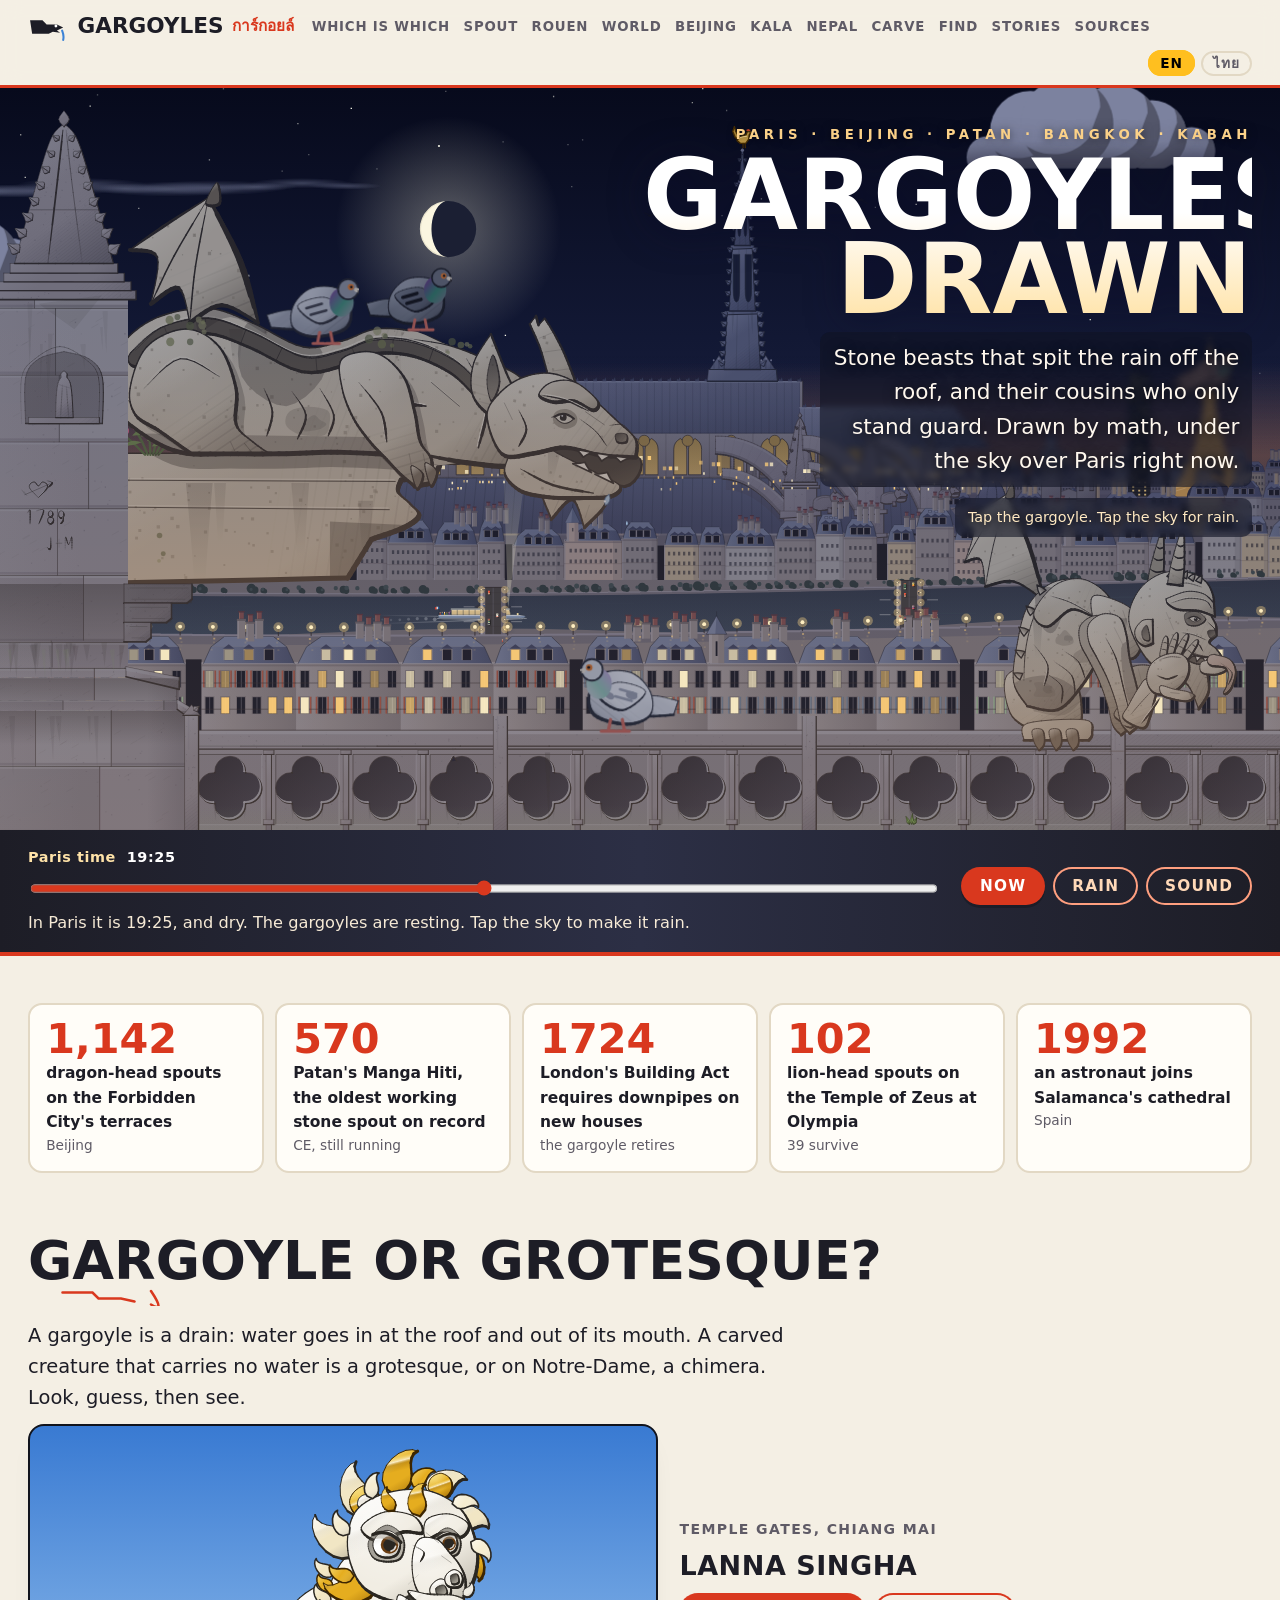
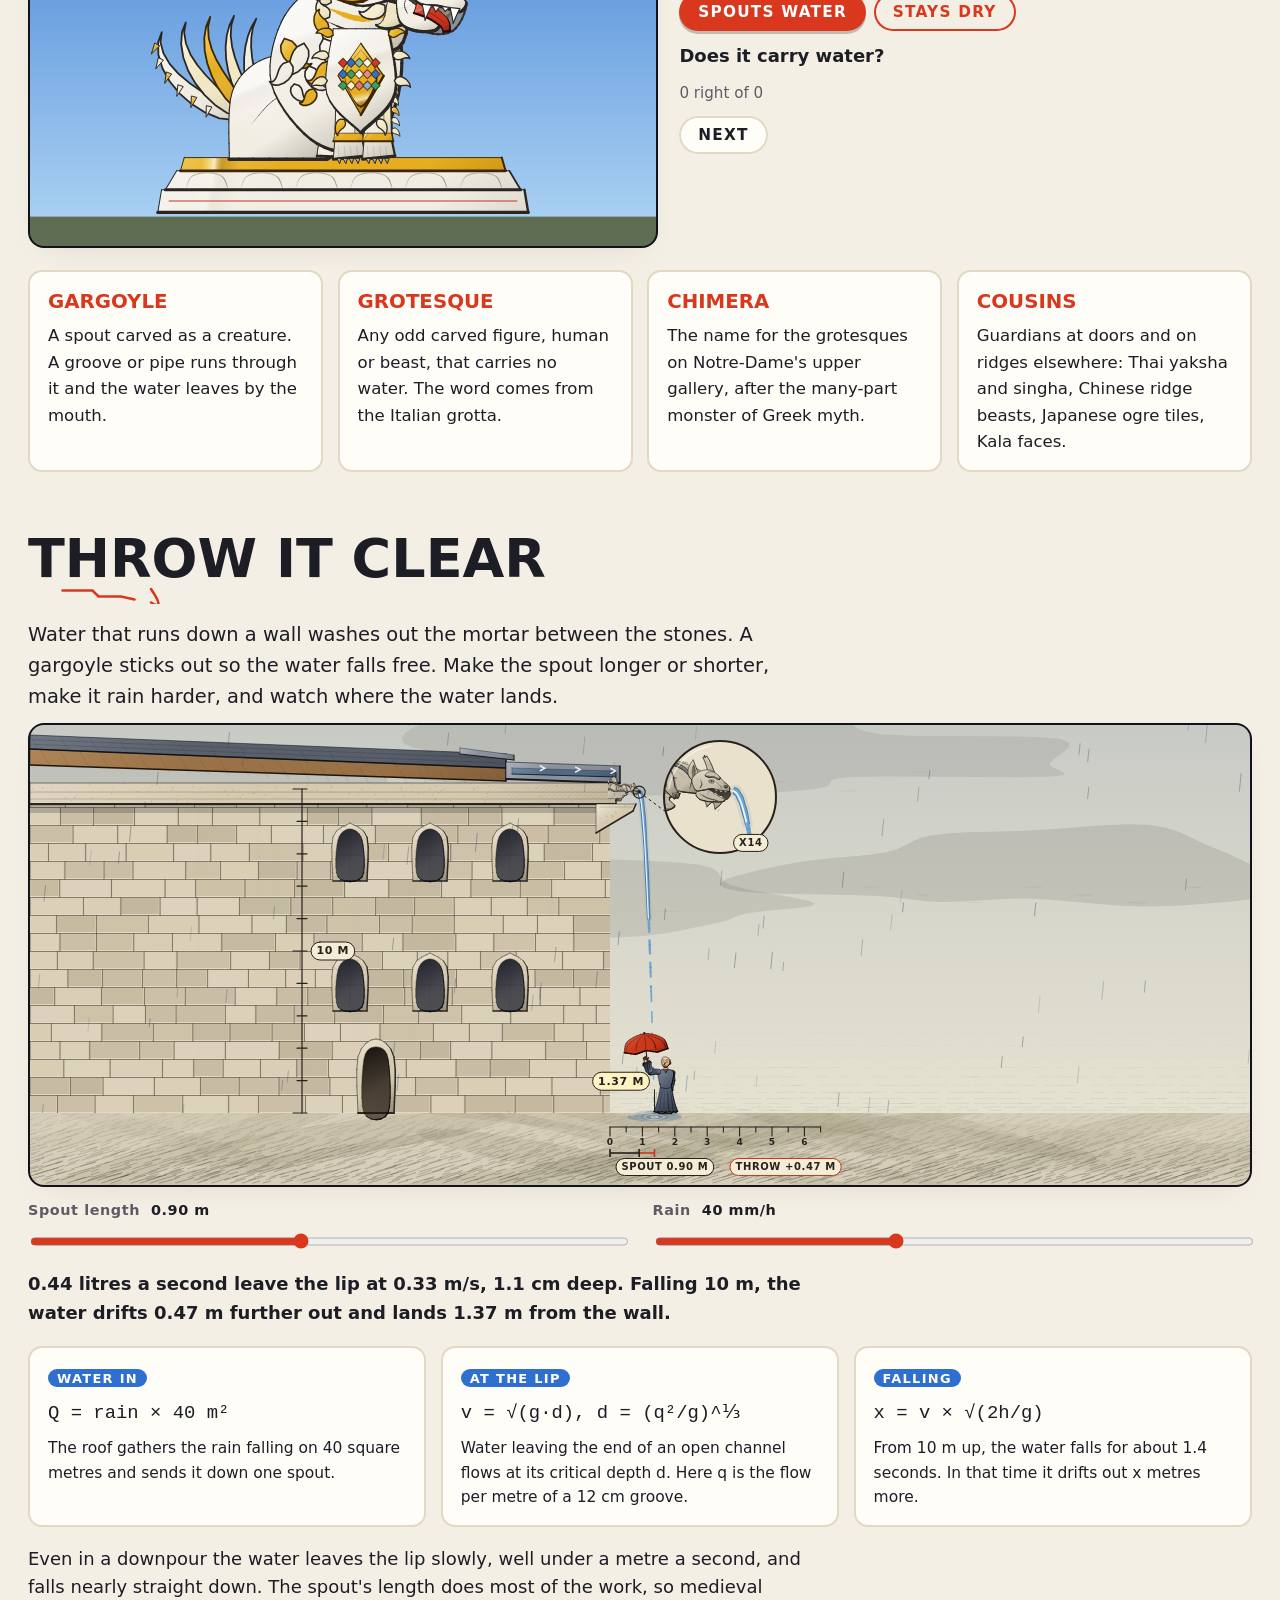
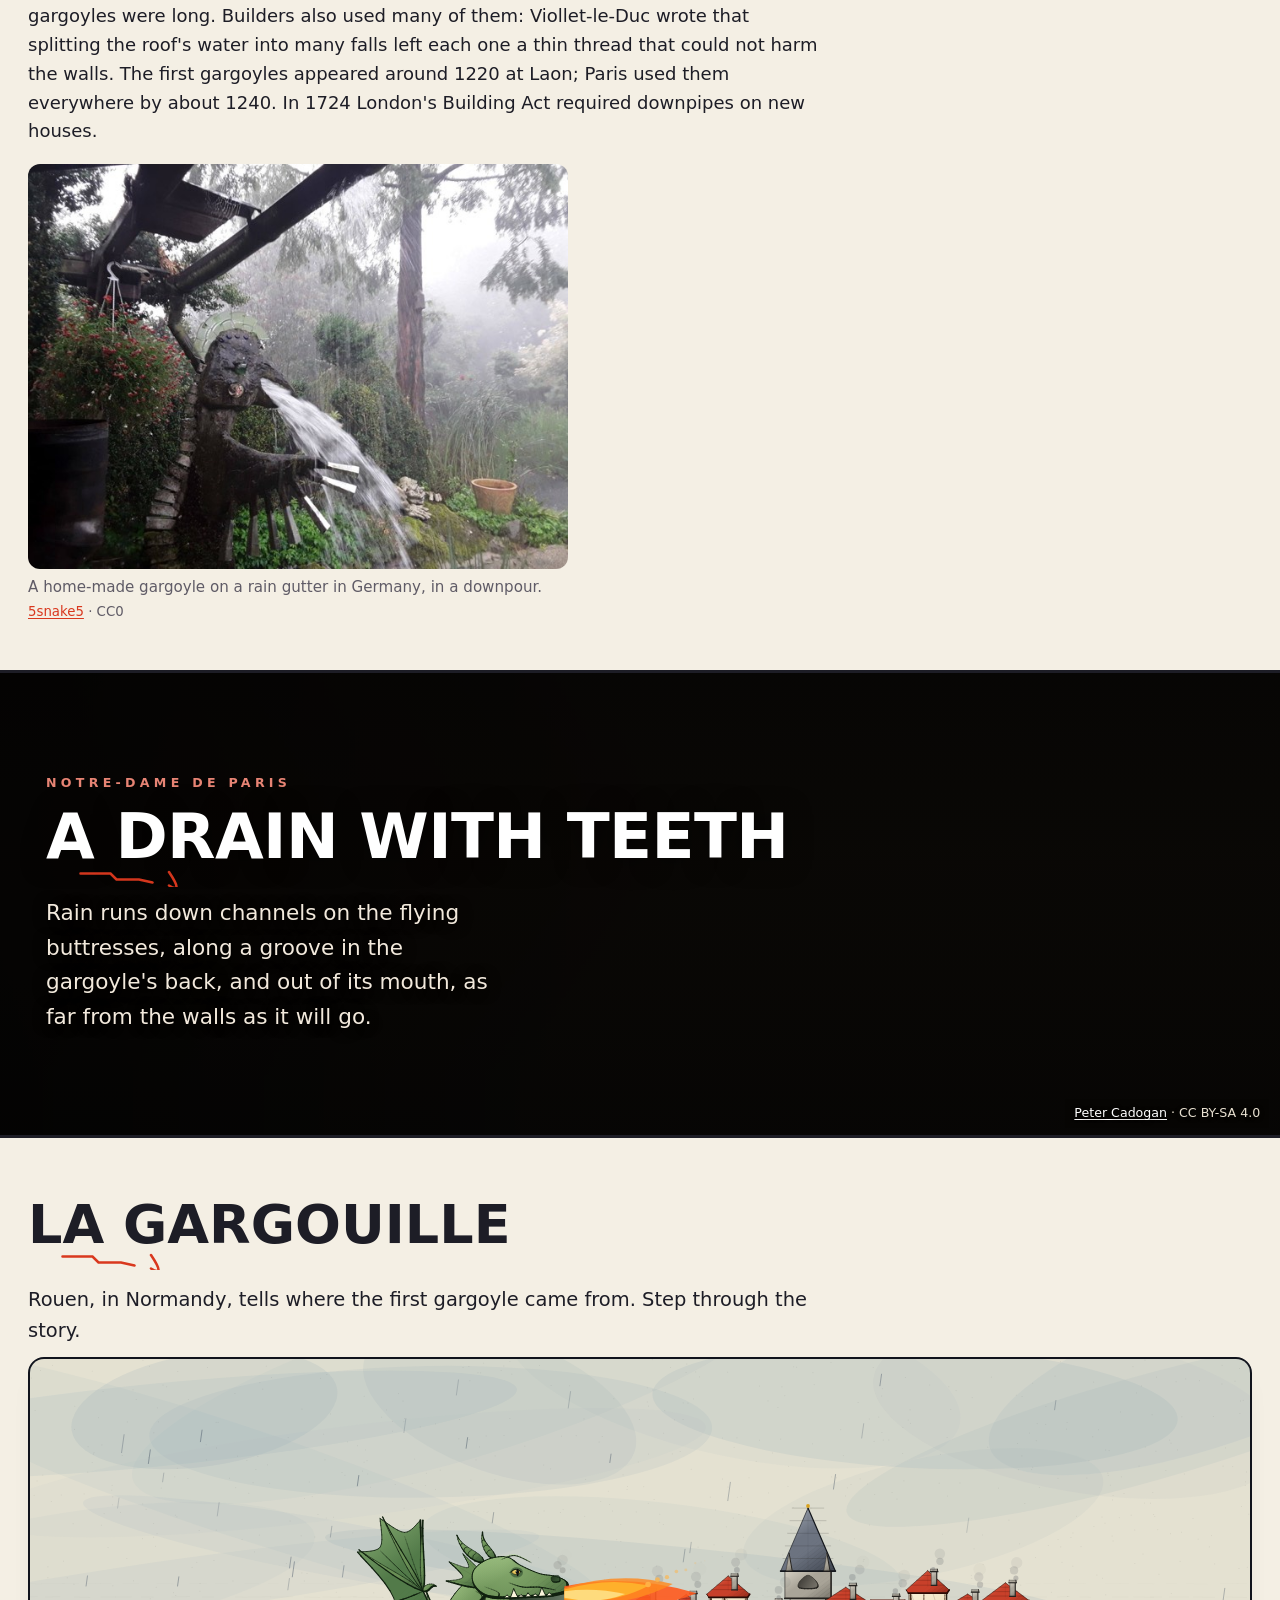
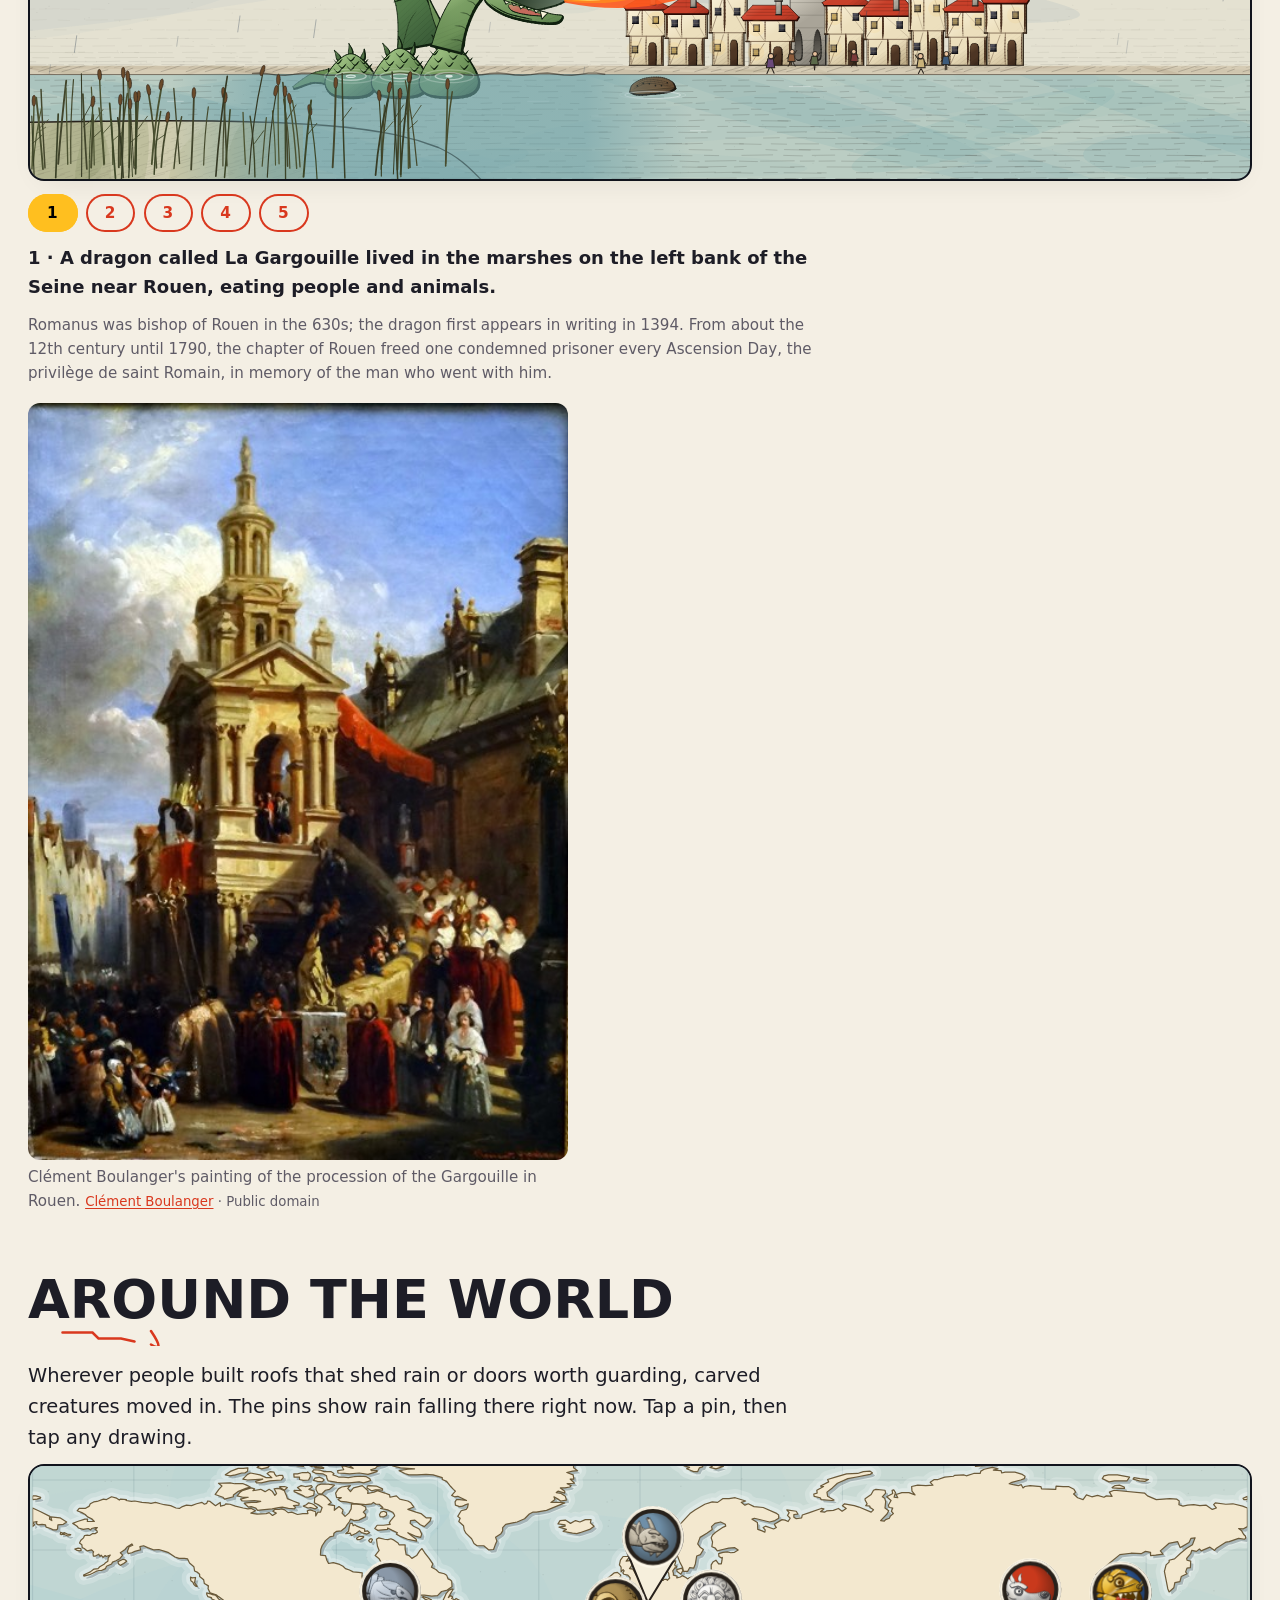
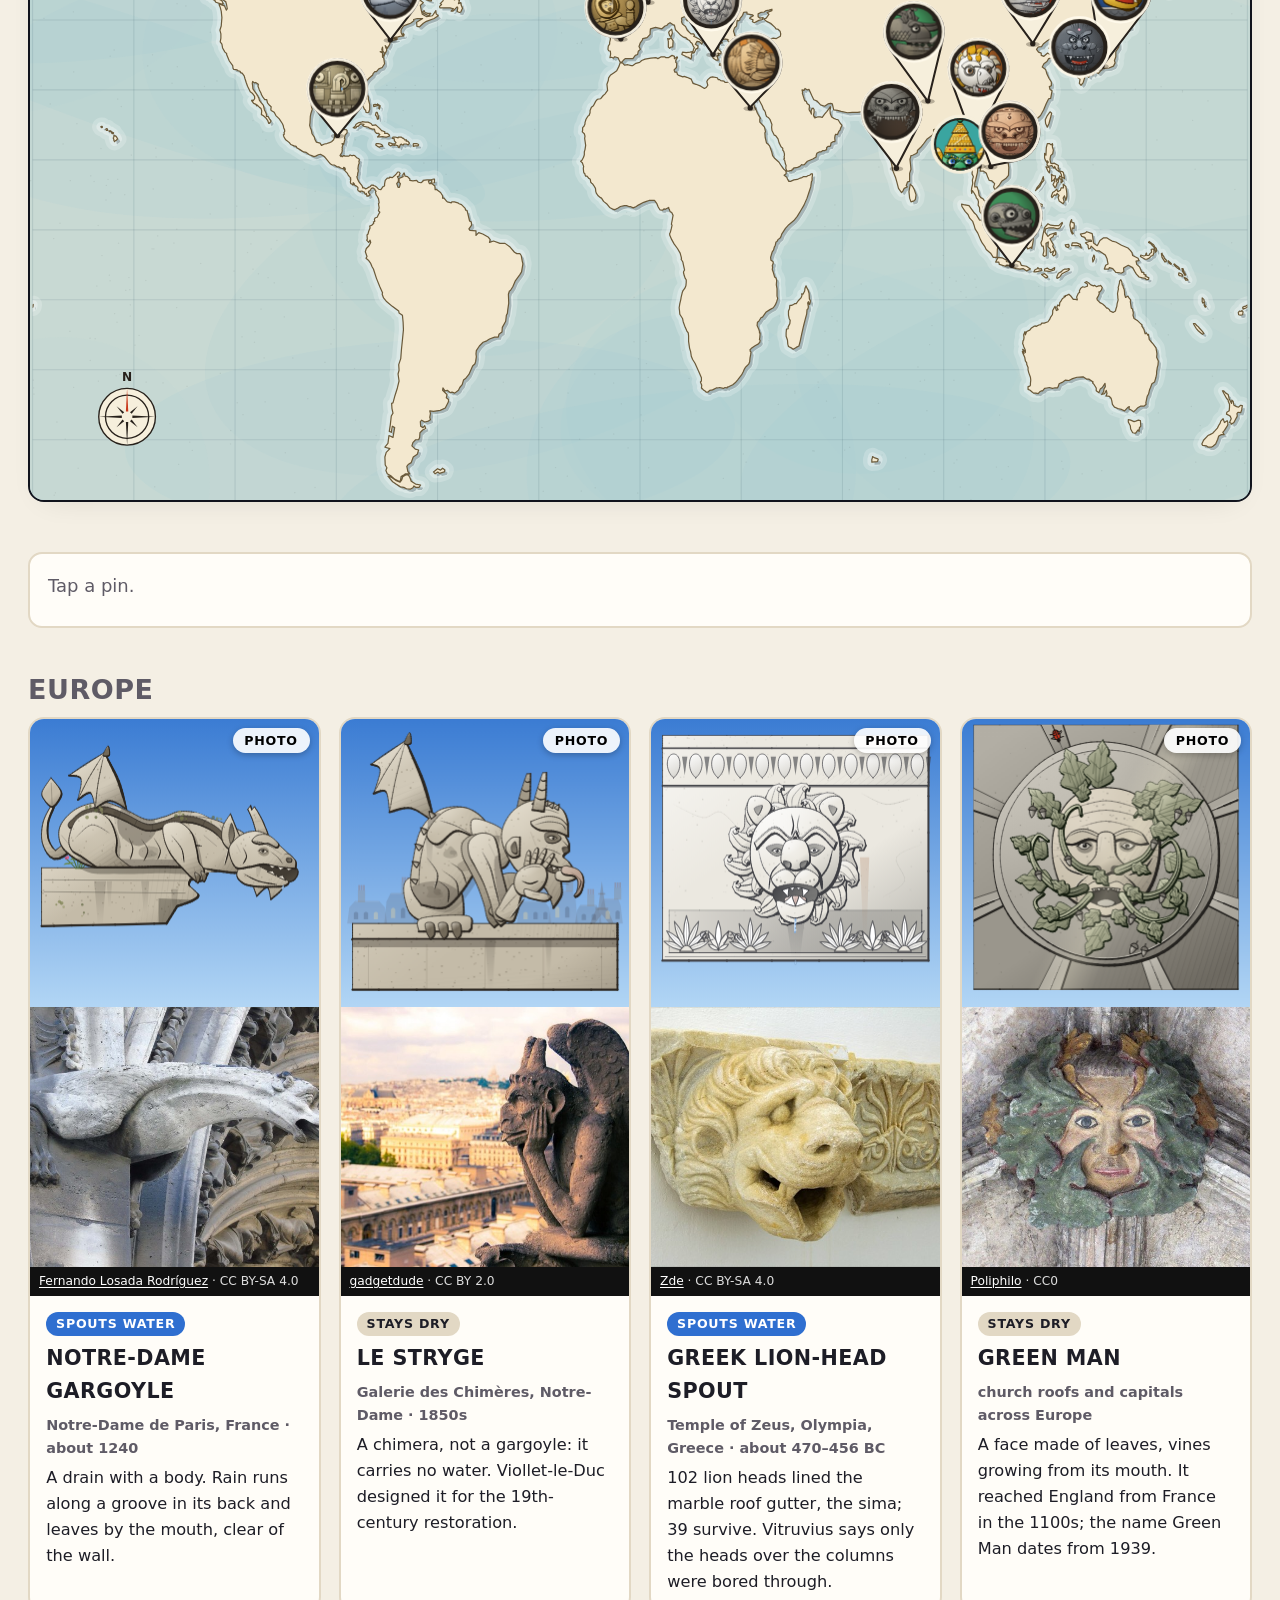
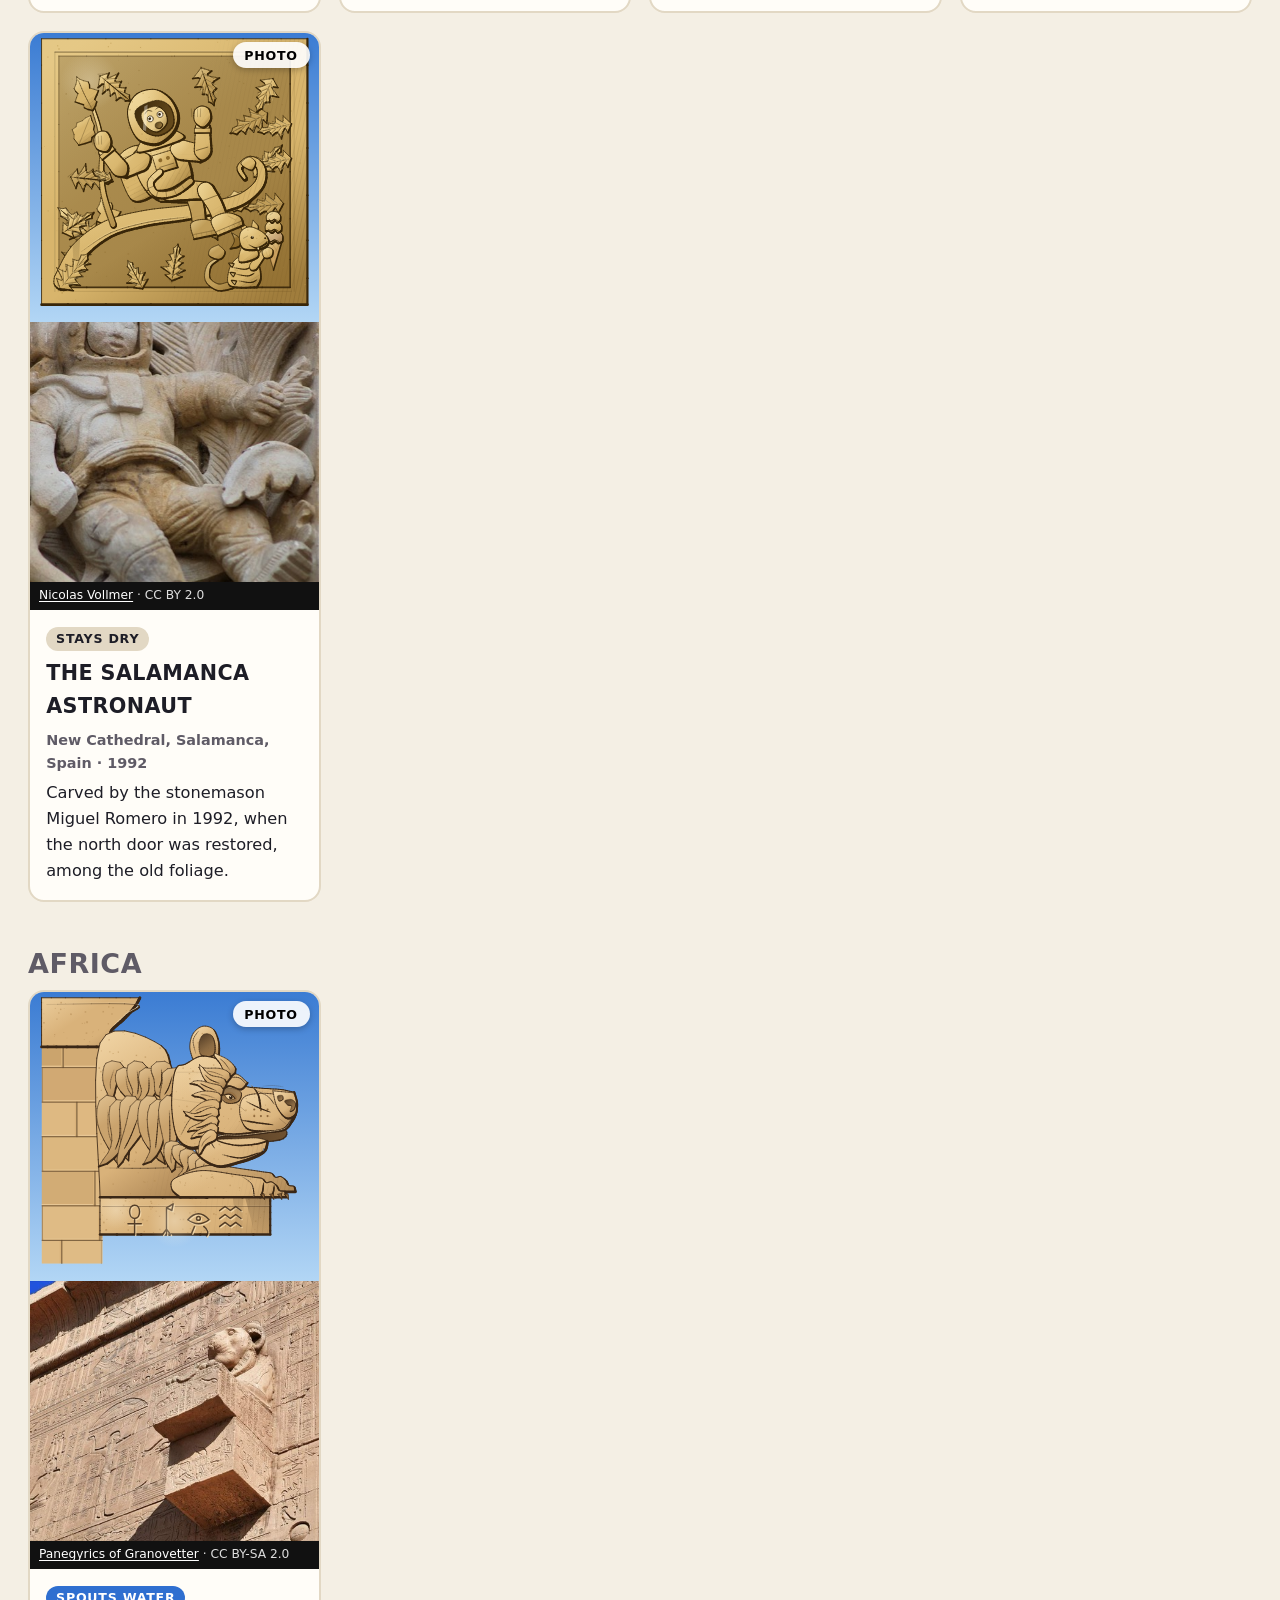
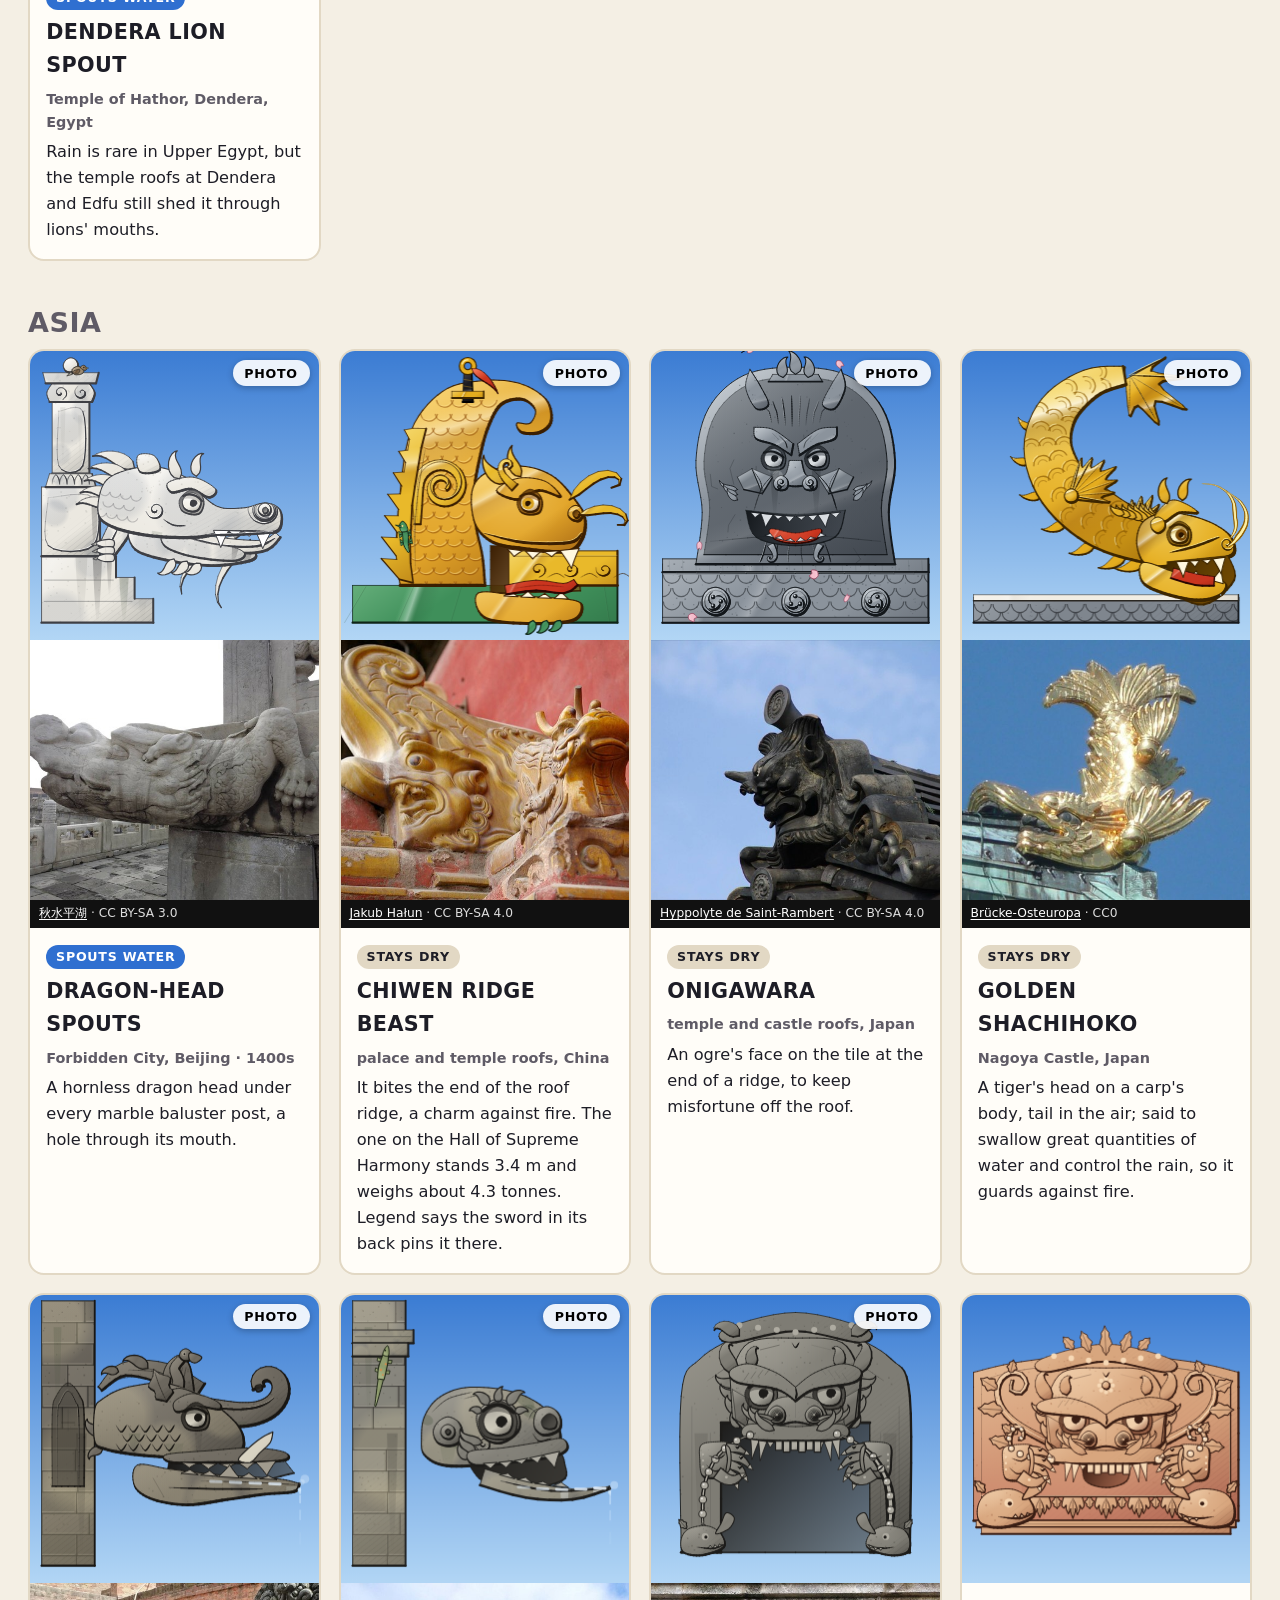
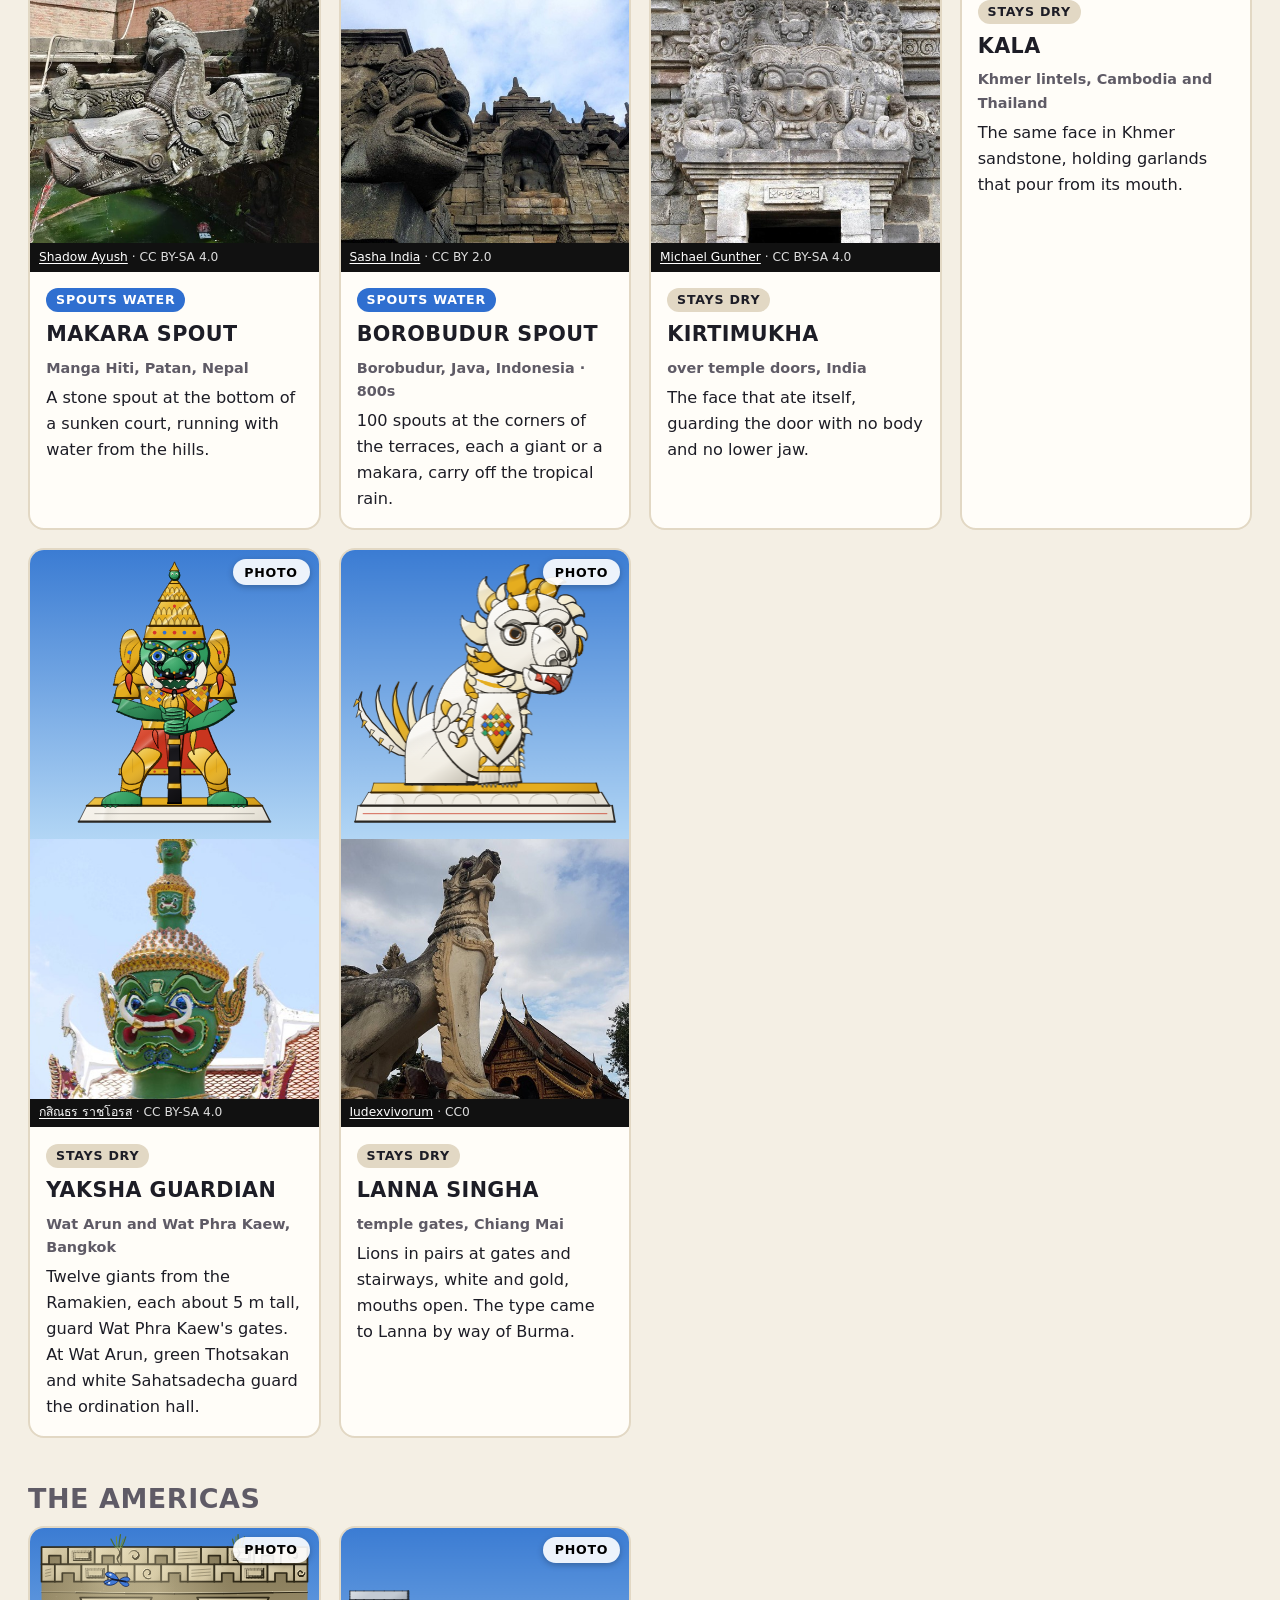
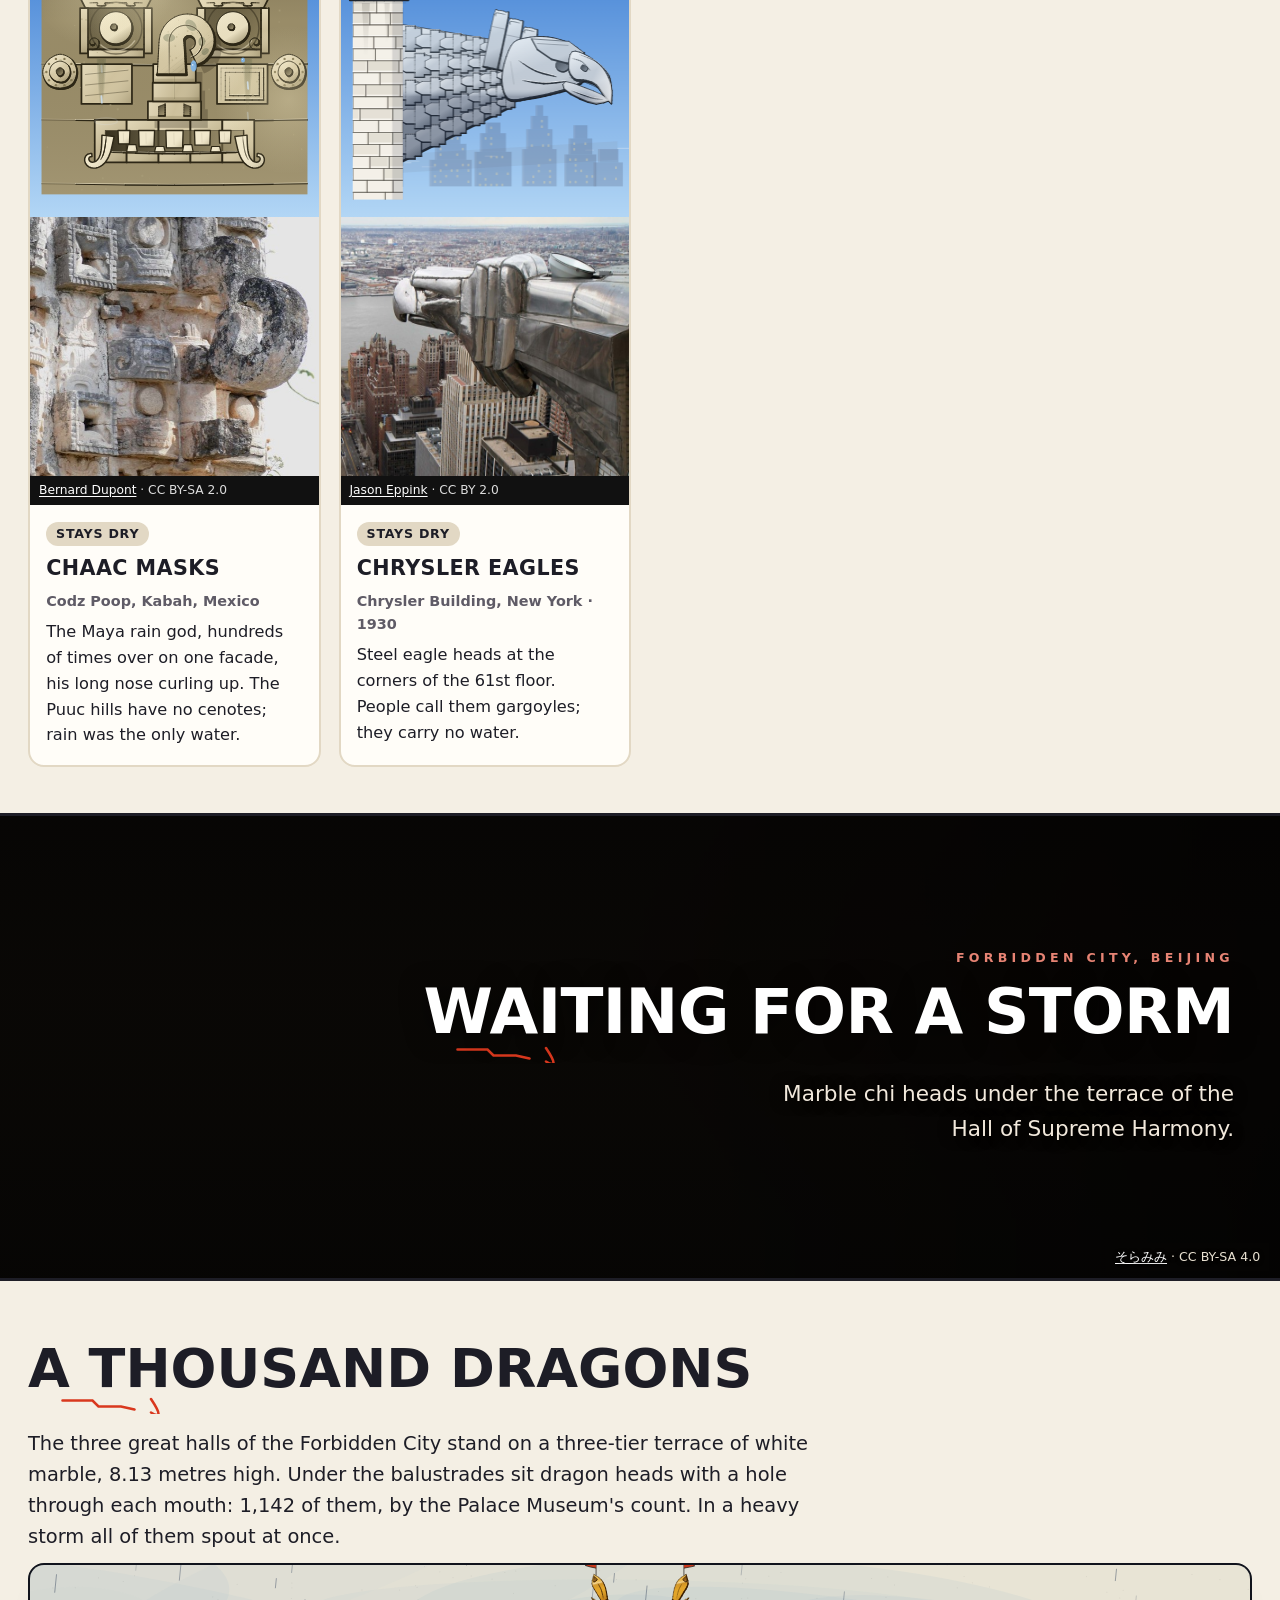
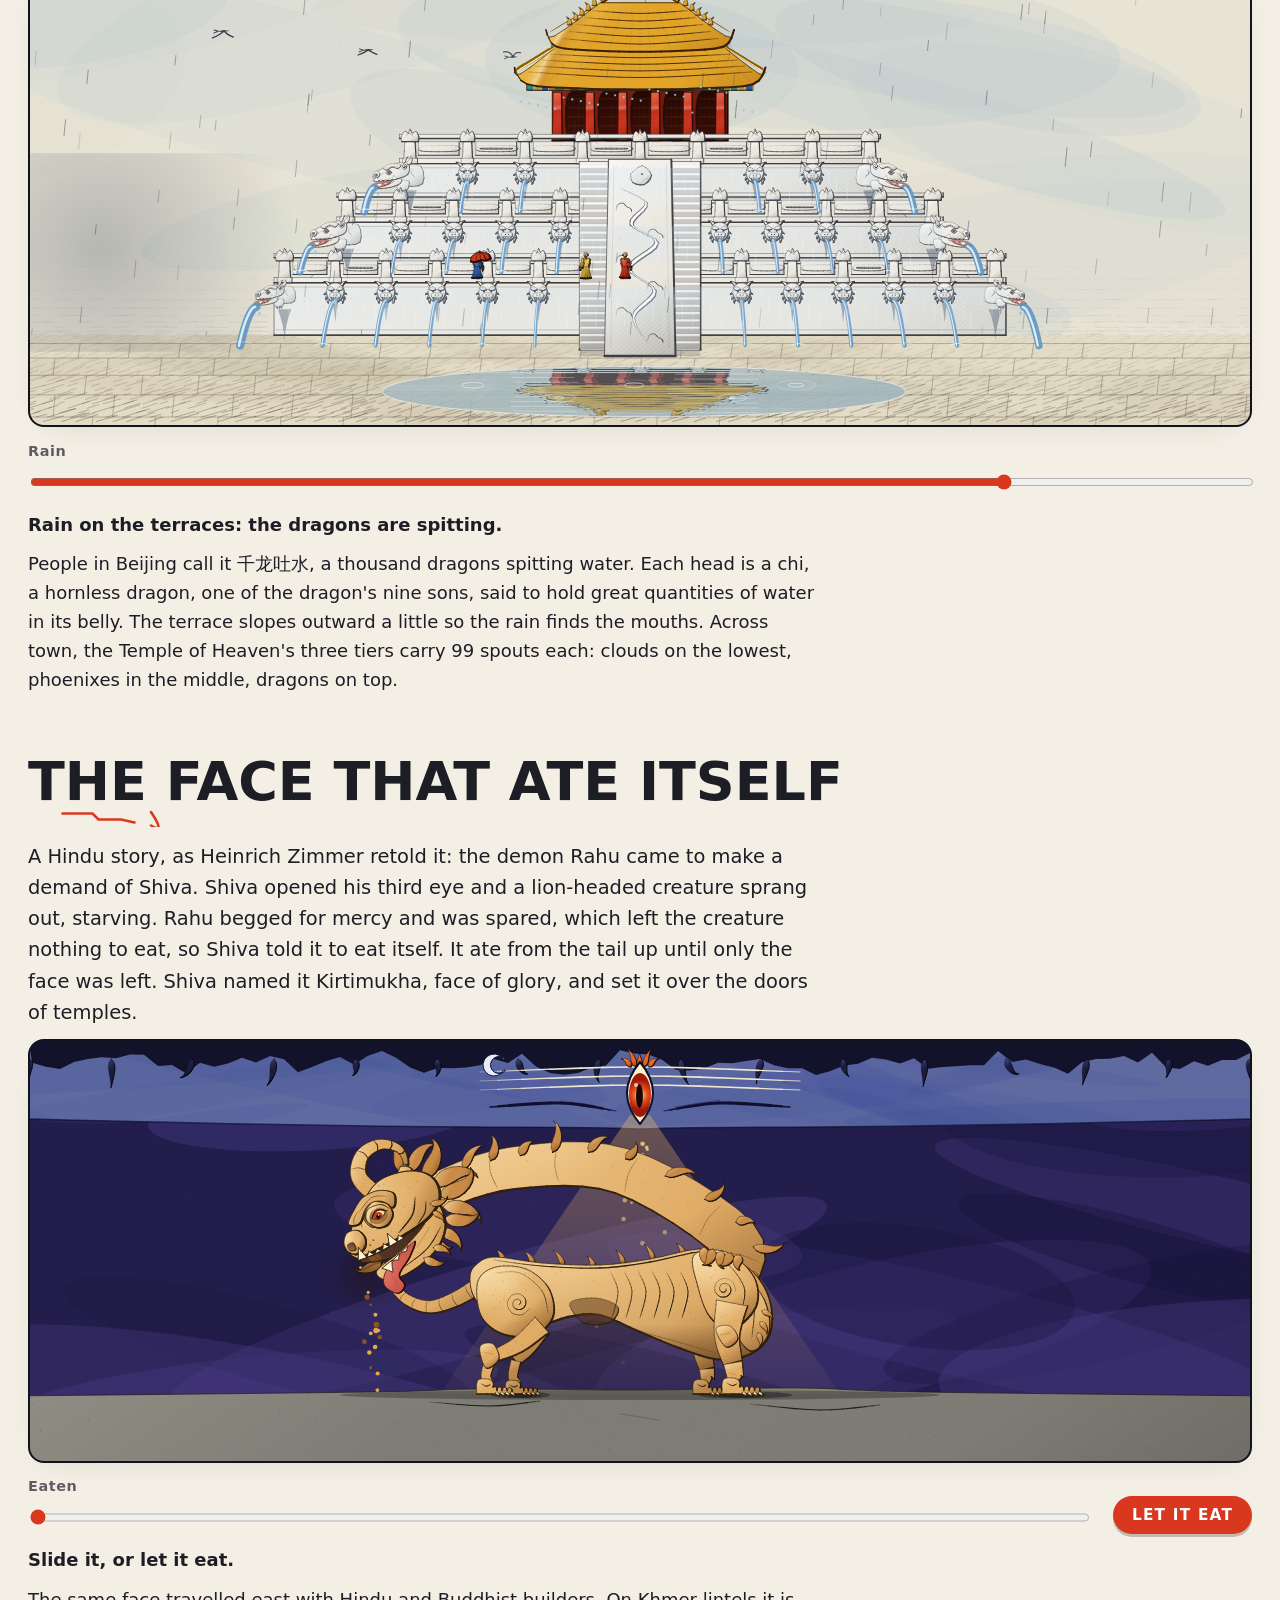
<file: docs/index.html>
<!doctype html><html lang="en" data-root=""><head>
<meta charset="utf-8"><meta name="viewport" content="width=device-width,initial-scale=1">
<meta name="google" content="notranslate">
<title>Gargoyles, Drawn · and their cousins around the world</title>
<meta name="description" content="Gargoyles, grotesques and their cousins around the world, drawn live: Notre-Dame under the sky over Paris right now, the physics of a spout, the dragon of Rouen, a thousand dragons in Beijing, the face that ate itself, Nepal&#x27;s stone spouts, a block to carve and an astronaut to find.">
<meta name="theme-color" content="#1f2433">
<link rel="canonical" href="https://nanobotco.github.io/gargoyles/">
<link rel="alternate" hreflang="en" href="https://nanobotco.github.io/gargoyles/"><link rel="alternate" hreflang="th" href="https://nanobotco.github.io/gargoyles/th/"><link rel="alternate" hreflang="x-default" href="https://nanobotco.github.io/gargoyles/">
<meta property="og:type" content="website"><meta property="og:site_name" content="Gargoyles, Drawn · การ์กอยล์ วาดด้วยคณิต">
<meta property="og:title" content="Gargoyles, Drawn"><meta property="og:description" content="Gargoyles, grotesques and their cousins around the world, drawn live: Notre-Dame under the sky over Paris right now, the physics of a spout, the dragon of Rouen, a thousand dragons in Beijing, the face that ate itself, Nepal&#x27;s stone spouts, a block to carve and an astronaut to find."><meta property="og:url" content="https://nanobotco.github.io/gargoyles/">
<meta property="og:image" content="https://nanobotco.github.io/gargoyles/card.jpg"><meta property="og:image:secure_url" content="https://nanobotco.github.io/gargoyles/card.jpg"><meta property="og:image:type" content="image/jpeg">
<meta property="og:image:width" content="1200"><meta property="og:image:height" content="630">
<meta property="og:image:alt" content="A stone gargoyle spouting rain off Notre-Dame de Paris at dusk">
<meta property="og:locale" content="en_US"><meta property="og:locale:alternate" content="th_TH">
<meta name="twitter:card" content="summary_large_image"><meta name="twitter:image" content="https://nanobotco.github.io/gargoyles/card.jpg">
<link rel="icon" href="icon.svg" type="image/svg+xml">
<link rel="alternate" type="text/plain" href="https://nanobotco.github.io/gargoyles/llms.txt" title="llms.txt">
<script type="application/ld+json">{"@context": "https://schema.org", "@type": "WebPage", "name": "Gargoyles, Drawn", "description": "Gargoyles, grotesques and their cousins around the world, drawn live: Notre-Dame under the sky over Paris right now, the physics of a spout, the dragon of Rouen, a thousand dragons in Beijing, the face that ate itself, Nepal's stone spouts, a block to carve and an astronaut to find.", "url": "https://nanobotco.github.io/gargoyles/", "inLanguage": "en", "image": "https://nanobotco.github.io/gargoyles/card.jpg", "license": "https://creativecommons.org/licenses/by/4.0/"}</script>
<style>/* bands.css — full-bleed parallax bands.
 *
 * Four layers, bottom to top:
 *   1  the photograph, background-attachment:fixed, so it holds still while the page
 *      moves over it. This is the whole trick.
 *   2  ::before, a gradient scrim weighted heaviest where the type sits.
 *   3  ::after, a flat brand tint on mix-blend-mode:multiply, so a band never fights
 *      the page it is sitting in.
 *   4  the type.
 *
 * Expects these custom properties from the host page: --ink (the page's darkest),
 * --accent (the brand colour used in the tint and the kicker), --display (a condensed
 * or heavy face), --body. Everything else is self-contained.
 */

.band{
 position:relative;isolation:isolate;
 /* full bleed out of a centred column without knowing the column's width */
 margin-left:calc(50% - 50vw);margin-right:calc(50% - 50vw);width:100vw;
 min-height:clamp(260px,52vh,520px);display:grid;align-items:center;
 background-size:cover;background-position:center;background-repeat:no-repeat;
 background-attachment:fixed;background-color:#0b0906;
 border-top:3px solid var(--ink,#111);border-bottom:3px solid var(--ink,#111);
 margin-block:2.6rem}

.band::before{content:"";position:absolute;inset:0;z-index:-2;
 background:linear-gradient(180deg,rgba(6,5,4,.80) 0%,rgba(6,5,4,.34) 38%,
  rgba(6,5,4,.46) 62%,rgba(6,5,4,.86) 100%)}

.band::after{content:"";position:absolute;inset:0;z-index:-1;mix-blend-mode:multiply;
 background:radial-gradient(120% 90% at 22% 32%,
   color-mix(in srgb,var(--accent,#e0322b) 20%,transparent),transparent 62%),
  linear-gradient(90deg,rgba(11,9,6,.55),transparent 55%)}

.band .in{max-width:68rem;margin:0 auto;padding:clamp(2rem,6vw,4.2rem) 1rem;width:100%}
.band .kicker{display:block;font-family:var(--display,system-ui);font-size:.7rem;
 font-weight:800;letter-spacing:.34em;text-transform:uppercase;
 color:color-mix(in srgb,var(--accent,#e0322b) 62%,white);margin-bottom:.7rem}
.band h2{font-family:var(--display,system-ui);font-size:clamp(1.9rem,6vw,3.5rem);
 line-height:.98;margin:0 0 .5rem;border:0;color:#fff;text-transform:uppercase;
 letter-spacing:-.01em;text-shadow:0 2px 26px rgba(0,0,0,.55);max-width:22ch}
.band p{color:#f2e9dc;font-size:clamp(1rem,2.2vw,1.2rem);max-width:34ch;margin:.3rem 0 0;
 text-shadow:0 1px 14px rgba(0,0,0,.7)}
.band .big{font-family:var(--display,system-ui);font-size:clamp(3rem,11vw,7rem);
 line-height:.86;font-weight:800;color:#fff;margin:0;letter-spacing:-.02em;
 text-shadow:0 3px 34px rgba(0,0,0,.6)}
.band .big small{display:block;font-family:var(--body,system-ui);font-size:.16em;
 letter-spacing:.24em;text-transform:uppercase;font-weight:800;margin-top:.5rem;
 color:color-mix(in srgb,var(--accent,#e0322b) 62%,white)}
.band .btn{margin-top:1.3rem}

/* the credit sits on the band, because a borrowed photograph carries its licence */
.band .cred{position:absolute;right:0;bottom:0;z-index:1;font-size:.6rem;color:#cbbfae;
 background:rgba(6,5,4,.72);padding:.22rem .5rem;max-width:72%}
.band .cred a{color:#e4d9c8}

.band.right .in{text-align:right;display:flex;flex-direction:column;align-items:flex-end}
.band.right::after{background:radial-gradient(120% 90% at 78% 32%,
  color-mix(in srgb,var(--accent,#e0322b) 20%,transparent),transparent 62%),
 linear-gradient(270deg,rgba(11,9,6,.55),transparent 55%)}
.band.tall{min-height:clamp(340px,72vh,680px)}
.band.short{min-height:clamp(200px,34vh,320px)}

/* background-attachment:fixed is what makes this work and it is also the property mobile
   Safari has never handled, and it repaints on every scroll frame. Off for coarse
   pointers and for reduced motion; it degrades to a plain cover image, which is fine. */
@media (pointer:coarse),(prefers-reduced-motion:reduce){.band{background-attachment:scroll}}
@media print{.band{display:none}}

:root{
 --bg:#f4efe4;--panel:#fffdf8;--ink:#1d1d26;--mute:#5f5b66;--line:#e2d8c4;
 --accent:#d9381e;--gold:#ffbf1f;--rain:#2f6fd0;--moss:#3f7a3a;--stone:#d6cab1;--shadow:rgba(40,30,10,.16);
 --display:"Avenir Next Condensed","HelveticaNeue-CondensedBold","Arial Narrow Bold","Franklin Gothic Heavy",Impact,system-ui,sans-serif;
 --body:"Avenir Next",Avenir,"Segoe UI",system-ui,-apple-system,Helvetica,Arial,sans-serif;
 --thai:"Noto Sans Thai","Leelawadee UI","Thonburi","Sukhumvit Set",Tahoma,sans-serif;
 --mono:ui-monospace,"SF Mono",Menlo,Consolas,monospace;
}
@media (prefers-color-scheme:dark){:root:not([data-theme="light"]){
 --bg:#14151c;--panel:#1d1f29;--ink:#f3eee4;--mute:#b7b2bd;--line:#33364a;--accent:#ff6a4a;--gold:#ffc83d;--rain:#7fb4ff;--moss:#7fc174;--stone:#8a826f;--shadow:rgba(0,0,0,.5)}}
:root[data-theme="dark"]{
 --bg:#14151c;--panel:#1d1f29;--ink:#f3eee4;--mute:#b7b2bd;--line:#33364a;--accent:#ff6a4a;--gold:#ffc83d;--rain:#7fb4ff;--moss:#7fc174;--stone:#8a826f;--shadow:rgba(0,0,0,.5)}
*{box-sizing:border-box}
html{font-size:18px;scroll-behavior:smooth;scroll-padding-top:3.5rem}
@media (prefers-reduced-motion:reduce){html{scroll-behavior:auto}}
body{margin:0;background:var(--bg);color:var(--ink);font-family:var(--body);line-height:1.6;-webkit-text-size-adjust:100%;overflow-x:hidden}
:lang(th),.th{font-family:var(--thai);line-height:1.85}
a{color:var(--accent);text-underline-offset:.18em}
a:focus-visible,button:focus-visible,input:focus-visible,canvas:focus-visible{outline:3px solid var(--gold);outline-offset:2px;border-radius:6px}
.mute{color:var(--mute)}.small{font-size:.84rem}
header.top{position:sticky;top:0;z-index:30;background:color-mix(in srgb,var(--bg) 88%,transparent);backdrop-filter:blur(10px);-webkit-backdrop-filter:blur(10px);border-bottom:3px solid var(--accent);
 transition:transform .26s cubic-bezier(.4,0,.2,1),box-shadow .26s}
body.nav-away header.top{transform:translateY(-102%)}
body.nav-tight header.top{box-shadow:0 10px 24px -14px var(--shadow)}
header.top nav,header.top .langsw{transition:opacity .18s,max-height .26s,margin .26s}
body.nav-tight header.top nav,body.nav-tight header.top .langsw{opacity:0;max-height:0;margin-block:0;overflow:hidden;pointer-events:none}
header.top .in{max-width:70rem;margin:0 auto;padding:.5rem 1rem;display:flex;gap:.4rem 1rem;align-items:center;flex-wrap:wrap}
.brand{font-family:var(--display);font-weight:800;font-size:1.2rem;text-transform:uppercase;text-decoration:none;color:var(--ink);white-space:nowrap;display:flex;align-items:center;gap:.45rem}
.brand svg{width:2.3rem;height:auto;color:var(--ink);cursor:pointer}.brand .th{font-size:.85rem;font-weight:600;text-transform:none;color:var(--accent)}
:lang(th) .brand{text-transform:none;font-family:var(--thai)}
header.top nav{display:flex;gap:.1rem .75rem;flex-wrap:wrap;font-size:.74rem;text-transform:uppercase;letter-spacing:.06em;font-weight:800}
:lang(th) header.top nav{text-transform:none;letter-spacing:0;font-size:.82rem}
header.top nav a{text-decoration:none;color:var(--mute)}
header.top nav a:hover{color:var(--ink);box-shadow:inset 0 -3px 0 var(--accent)}
.langsw{margin-left:auto;font-size:.76rem;font-weight:800;letter-spacing:.08em}
.langsw a{text-decoration:none;padding:.18rem .55rem;border:2px solid var(--line);border-radius:99px;color:var(--mute)}
.langsw a[aria-current]{background:var(--gold);color:#000;border-color:var(--gold)}
.hero{position:relative;background:#121624;overflow:hidden}
.hero canvas{display:block;width:100%;touch-action:pan-y;cursor:pointer}
.hero-t{position:absolute;left:0;right:0;top:0;max-width:70rem;margin:0 auto;padding:2rem 1rem 0;pointer-events:none;color:#fff}
.hero .kicker{display:block;font-family:var(--display);font-size:.74rem;font-weight:800;letter-spacing:.34em;text-transform:uppercase;color:#ffd58a;margin-bottom:.5rem;text-shadow:0 1px 10px rgba(0,0,0,.6)}
.hero h1{font-family:var(--display);font-weight:800;text-transform:uppercase;font-size:clamp(2.6rem,7.6vw,5.6rem);line-height:.86;margin:0 0 0 auto;max-width:9ch;text-align:right;
 background:linear-gradient(180deg,#fff 35%,#ffe3a8);-webkit-background-clip:text;background-clip:text;color:transparent;filter:drop-shadow(0 3px 18px rgba(10,10,40,.55))}
.hero-t{text-align:right}
.hero .lede{max-width:min(24rem,100%);margin-left:auto;color:#fff8ee;text-shadow:0 1px 12px rgba(0,0,0,.8);font-size:clamp(1rem,2.2vw,1.2rem)}
.hero .hint{font-size:.78rem;color:#ffe9c2;text-shadow:0 1px 8px #000;margin:.2rem 0 0 auto}
:lang(th) .hero h1{line-height:1.15;max-width:11ch;font-family:var(--thai);text-transform:none}
@media (max-width:700px){.hero-t{padding-top:1.1rem}.hero h1{font-size:clamp(2.2rem,11vw,3.4rem)}.hero .lede{font-size:.95rem;max-width:17rem}}
.deck{background:linear-gradient(90deg,#1d1d26,#2c2f45 50%,#1d1d26);color:#f6f0e4;border-bottom:4px solid var(--accent)}
.deck .ctl{max-width:70rem;margin:0 auto;padding:.9rem 1rem .2rem}
.deck .rng span{color:#ffe3a8}.deck output{color:#fff}
.now{max-width:70rem;margin:0 auto;padding:.1rem 1rem .9rem;font-size:.9rem;color:#f6ead6;min-height:1.6em}
.ctl{display:flex;flex-wrap:wrap;gap:.6rem 1.4rem;align-items:flex-end;margin:.7rem 0}
.rng{display:flex;flex-direction:column;gap:.15rem;flex:1 1 11rem;min-width:10rem;font-size:.8rem;font-weight:800;letter-spacing:.04em}
.rng span{color:var(--mute)}.rng output{font-weight:700;color:var(--ink);margin-left:.3rem}
input[type=range]{width:100%;accent-color:var(--accent);height:1.6rem}
.btns{display:flex;flex-wrap:wrap;gap:.45rem}
.btn{display:inline-flex;align-items:center;gap:.4rem;font-family:var(--display);font-weight:800;text-transform:uppercase;letter-spacing:.08em;font-size:.85rem;padding:.55rem 1.05rem;border-radius:99px;
 background:var(--accent);color:#fff;text-decoration:none;border:0;cursor:pointer;box-shadow:0 3px 0 rgba(0,0,0,.22);transition:transform .12s}
.btn:hover{transform:translateY(-1px)}.btn:active{transform:translateY(1px)}
.btn:disabled{opacity:.45;cursor:default;transform:none}
.btn.ghost{background:transparent;color:var(--accent);box-shadow:inset 0 0 0 2px var(--accent)}
.deck .btn.ghost{color:#ffd9b8;box-shadow:inset 0 0 0 2px #ff9f7f}
.btn[aria-pressed=true]{background:var(--gold);color:#000;box-shadow:inset 0 0 0 2px var(--gold)}
.btn.coat{background:var(--panel);color:var(--ink);box-shadow:inset 0 0 0 2px var(--line)}
.btn.coat[aria-pressed=true]{background:var(--gold);color:#000;box-shadow:inset 0 0 0 2px var(--gold)}
:lang(th) .btn{font-family:var(--thai);text-transform:none;letter-spacing:0;font-size:.92rem}
main{max-width:70rem;margin:0 auto;padding:1rem 1rem 4rem}
h2{font-family:var(--display);font-size:clamp(1.9rem,5vw,3rem);line-height:.95;margin:3.4rem 0 .8rem;font-weight:800;text-transform:uppercase;padding-bottom:1.1rem;
 background:url("data:image/svg+xml,%3Csvg xmlns='http://www.w3.org/2000/svg' viewBox='0 0 200 24'%3E%3Cpath d='M2 6h40l8 8h30l18 4M120 4q20 30 0 18' fill='none' stroke='%23d9381e' stroke-width='3.4' stroke-linecap='round'/%3E%3C/svg%3E") left bottom/min(12rem,55%) 1rem no-repeat}
h3{font-family:var(--display);font-size:1.2rem;margin:1.6rem 0 .3rem;font-weight:800;text-transform:uppercase;letter-spacing:.02em}
:lang(th) h1,:lang(th) h2,:lang(th) h3,:lang(th) .kicker,:lang(th) .band h2{font-family:var(--thai);letter-spacing:0;line-height:1.25;text-transform:none}
p{margin:.6rem 0;max-width:44rem}
.lede{font-size:1.08rem}
.slab{display:grid;grid-template-columns:repeat(auto-fit,minmax(8.4rem,1fr));gap:.6rem;margin:1.6rem 0 0}
.slab div{background:var(--panel);border:2px solid var(--line);border-radius:14px;padding:.8rem .9rem;display:flex;flex-direction:column;cursor:pointer}
.slab b{font-family:var(--display);font-size:clamp(1.8rem,6vw,2.3rem);line-height:1;color:var(--accent);font-weight:800}
.slab span{font-size:.86rem;font-weight:700}.slab i{font-style:normal;font-size:.76rem;color:var(--mute)}
.stage{background:#1f2433;border-radius:16px;overflow:hidden;box-shadow:0 10px 30px -18px var(--shadow);border:2px solid #10131c}
.stage canvas{display:block;width:100%;cursor:pointer;touch-action:pan-y}
#cv-carve{touch-action:none;cursor:crosshair}
.out{font-weight:700;min-height:1.6em;max-width:44rem}
.pair{display:grid;grid-template-columns:minmax(0,1.1fr) minmax(0,1fr);gap:1.2rem;align-items:center}
@media (max-width:760px){.pair{grid-template-columns:1fr}}
.side h3{margin-top:.2rem;font-size:1.5rem}.kick{font-size:.78rem;font-weight:800;letter-spacing:.1em;text-transform:uppercase;color:var(--mute);margin:0}
:lang(th) .kick{text-transform:none;letter-spacing:0}
.defs{display:grid;grid-template-columns:repeat(auto-fit,minmax(14rem,1fr));gap:.8rem;margin-top:1.2rem}
.def{background:var(--panel);border:2px solid var(--line);border-radius:14px;padding:.8rem 1rem}
.def b{font-family:var(--display);text-transform:uppercase;font-size:1.1rem;color:var(--accent)}
:lang(th) .def b{font-family:var(--thai);text-transform:none}
.def p{margin:.3rem 0 0;font-size:.92rem}
.eqs{display:grid;grid-template-columns:repeat(auto-fit,minmax(15rem,1fr));gap:.8rem;margin:1rem 0}
.eq{background:var(--panel);border:2px solid var(--line);border-radius:14px;padding:.8rem 1rem}
.eq .k{font-size:.72rem;font-weight:800;letter-spacing:.1em;text-transform:uppercase;color:#fff;background:var(--rain);padding:.1rem .5rem;border-radius:99px}
.eq code{display:block;font-family:var(--mono);font-size:1.05rem;margin:.4rem 0;color:var(--ink)}
.eq p{font-size:.86rem;margin:0}
.region{margin-top:2.2rem;font-size:1.5rem;color:var(--mute)}
.grid{display:grid;grid-template-columns:repeat(auto-fill,minmax(15rem,1fr));gap:1rem}
.beast{background:var(--panel);border:2px solid var(--line);border-radius:16px;overflow:hidden;display:flex;flex-direction:column}
.beast canvas{display:block;width:100%;aspect-ratio:1;cursor:pointer}
.bt{padding:.7rem .9rem .9rem}.bt h3{margin:.3rem 0 0;font-size:1.15rem}.bt p{font-size:.9rem;margin:.3rem 0 0}
.where{color:var(--mute);font-weight:700;font-size:.8rem !important}
.tag{display:inline-block;font-size:.7rem;font-weight:800;letter-spacing:.06em;text-transform:uppercase;padding:.1rem .55rem;border-radius:99px;background:var(--line);color:var(--ink)}
.tag.wet{background:var(--rain);color:#fff}
:lang(th) .tag{text-transform:none;letter-spacing:0}
.stage.map{background:#b9d5df}
.mapcard{background:var(--panel);border:2px solid var(--line);border-radius:14px;padding:.4rem 1rem .8rem;margin:.6rem 0 1rem;min-height:4rem}
.mapcard h3{margin-top:.5rem}
.stories{display:grid;grid-template-columns:repeat(auto-fit,minmax(16rem,1fr));gap:1rem}
.story{background:var(--panel);border:2px solid var(--line);border-left:6px solid var(--accent);border-radius:12px;padding:.7rem 1rem}
.story .when{font-size:.74rem;font-weight:800;color:var(--mute);letter-spacing:.08em;text-transform:uppercase}
.story h3{margin:.2rem 0}.story p{font-size:.92rem;margin:.3rem 0 0}
.words{columns:2 18rem;padding-left:1.1rem}.words li{margin:.25rem 0;break-inside:avoid}.words b{font-size:1.1rem}
.srcs,.made{font-size:.86rem;columns:2 20rem}.srcs li,.made li{break-inside:avoid;margin:.2rem 0}
.lic{font-size:.74rem;color:var(--mute)}
footer{border-top:3px solid var(--accent);padding:1.2rem 1rem 2rem;text-align:center;font-size:.86rem;color:var(--mute)}
.boing{animation:boing .6s cubic-bezier(.3,1.6,.5,1)}
@keyframes boing{0%{transform:scale(1)}30%{transform:scale(1.18) rotate(-6deg)}60%{transform:scale(.94) rotate(3deg)}100%{transform:scale(1)}}
@media (prefers-reduced-motion:reduce){.boing{animation:none}}
.band .cred{position:absolute;right:.6rem;bottom:.4rem;font-size:.7rem;color:#e8e0d0;text-shadow:0 1px 4px #000}
.band .cred a{color:#fff}
.pic{position:relative}
.ph{margin:0;aspect-ratio:1;background:#111;display:flex;flex-direction:column}
.ph img{width:100%;height:100%;object-fit:cover;display:block;min-height:0;flex:1}
.ph figcaption{font-size:.68rem;padding:.25rem .5rem;color:#ddd;background:#111}.ph figcaption a{color:#fff}
.flip{position:absolute;right:.5rem;top:.5rem;font:800 .7rem var(--body);letter-spacing:.06em;text-transform:uppercase;border:0;border-radius:99px;padding:.3rem .65rem;background:rgba(255,255,255,.9);color:#000;cursor:pointer;box-shadow:0 2px 6px rgba(0,0,0,.25)}
.flip[aria-pressed=true]{background:var(--gold);color:#000}
:lang(th) .flip{text-transform:none;letter-spacing:0;font-family:var(--thai)}
.sph{width:100%;aspect-ratio:4/3;object-fit:cover;border-radius:8px;display:block;margin:.3rem 0 .1rem}
.story .lic{display:block;margin-bottom:.4rem}
figure.photo{margin:1rem 0;max-width:30rem}figure.photo img{width:100%;border-radius:12px;display:block}
figure.photo figcaption{font-size:.84rem;color:var(--mute);margin-top:.3rem}
.wordsplit{display:grid;grid-template-columns:minmax(0,2fr) minmax(0,1fr);gap:1.4rem;align-items:start}
@media (max-width:760px){.wordsplit{grid-template-columns:1fr}}
.wordsplit .words{columns:1}
.hero .lede,.hero .hint{background:rgba(16,20,36,.58);-webkit-backdrop-filter:blur(3px);backdrop-filter:blur(3px);padding:.45rem .7rem;border-radius:10px;width:fit-content;margin-left:auto}
.hero .hint{margin-top:.35rem;font-size:.8rem;color:#ffe9c2}
.deck .rng output{color:#fff}
@media (max-width:700px){.hero-t{position:relative;padding:1rem 1rem 1.1rem;text-align:left}.hero h1{margin:0;text-align:left}.hero .lede,.hero .hint{margin-left:0;background:none;padding:0;backdrop-filter:none;-webkit-backdrop-filter:none}}
</style>
</head><body>
<header class="top"><div class="in">
<a class="brand" href=""><svg viewBox="0 0 40 28" aria-hidden="true"><path d="M2 8h12l4 4h10l6 3-6 3 3 2-7-1-4 2H4z" fill="currentColor"/><circle cx="27" cy="13.5" r="1.4" fill="#fff"/><path d="M33 18q2 5 1 9" stroke="#3b82d6" stroke-width="2" fill="none" stroke-linecap="round"/></svg> Gargoyles <span class="th">การ์กอยล์</span></a>
<nav aria-label="Sections"><a href="#sort">Which is which</a><a href="#throw">Spout</a><a href="#rouen">Rouen</a><a href="#world">World</a><a href="#dragons">Beijing</a><a href="#kirti">Kala</a><a href="#hiti">Nepal</a><a href="#carve">Carve</a><a href="#hunt">Find</a><a href="#stories">Stories</a><a href="#sources">Sources</a></nav>
<span class="langsw"><a href="" hreflang="en" lang="en" aria-current=page>EN</a> <a href="th/" hreflang="th" lang="th">ไทย</a></span>
</div></header>
<section class="hero" aria-label="Notre-Dame de Paris, drawn live">
<canvas id="hero" role="img" aria-label="A gargoyle and a chimera on the gallery of Notre-Dame de Paris, above the roofs of Paris, under the sky over Paris now"></canvas>
<div class="hero-t">
<span class="kicker">Paris · Beijing · Patan · Bangkok · Kabah</span>
<h1>Gargoyles, Drawn</h1>
<p class="lede">Stone beasts that spit the rain off the roof, and their cousins who only stand guard. Drawn by math, under the sky over Paris right now.</p>
<p class="hint">Tap the gargoyle. Tap the sky for rain.</p>
</div>
</section>
<div class="deck"><div class="ctl">
<label class="rng"><span>Paris time <output id="hero-time-l"></output></span><input type="range" id="hero-time" min="-12" max="12" value="0" step="0.25"></label>
<div class="btns"><button type="button" id="hero-live" class="btn">Now</button>
<button type="button" id="hero-rain" class="btn ghost" aria-pressed="false">Rain</button>
<button type="button" class="btn ghost" data-sound aria-pressed="false">Sound</button></div>
</div><p class="now" id="hero-now" aria-live="polite"></p></div>
<main>
<div class="slab"><div class="wiggle"><b>1,142</b><span>dragon-head spouts on the Forbidden City&#x27;s terraces</span><i>Beijing</i></div><div class="wiggle"><b>570</b><span>Patan&#x27;s Manga Hiti, the oldest working stone spout on record</span><i>CE, still running</i></div><div class="wiggle"><b>1724</b><span>London&#x27;s Building Act requires downpipes on new houses</span><i>the gargoyle retires</i></div><div class="wiggle"><b>102</b><span>lion-head spouts on the Temple of Zeus at Olympia</span><i>39 survive</i></div><div class="wiggle"><b>1992</b><span>an astronaut joins Salamanca&#x27;s cathedral</span><i>Spain</i></div></div>

<section id="sort" class="toy"><h2>Gargoyle or grotesque?</h2><p class="lede">A gargoyle is a drain: water goes in at the roof and out of its mouth. A carved creature that carries no water is a grotesque, or on Notre-Dame, a chimera. Look, guess, then see.</p><div class="pair"><div class="stage"><canvas id="cv-sort" role="img" aria-label="A carved creature to sort"></canvas></div>
<div class="side"><p class="kick" id="sort-where"></p><h3 id="sort-name"></h3>
<div class="btns"><button type="button" class="btn" data-sort="spout">Spouts water</button><button type="button" class="btn ghost" data-sort="grotesque">Stays dry</button></div>
<p class="out" id="sort-out" aria-live="polite"></p><p class="mute small" id="sort-score"></p>
<button type="button" class="btn coat" id="sort-next" hidden>Next</button></div></div>
<div class="defs"><div class="def"><b>Gargoyle</b><p>A spout carved as a creature. A groove or pipe runs through it and the water leaves by the mouth.</p></div><div class="def"><b>Grotesque</b><p>Any odd carved figure, human or beast, that carries no water. The word comes from the Italian grotta.</p></div><div class="def"><b>Chimera</b><p>The name for the grotesques on Notre-Dame&#x27;s upper gallery, after the many-part monster of Greek myth.</p></div><div class="def"><b>Cousins</b><p>Guardians at doors and on ridges elsewhere: Thai yaksha and singha, Chinese ridge beasts, Japanese ogre tiles, Kala faces.</p></div></div></section>

<section id="throw" class="toy"><h2>Throw it clear</h2><p class="lede">Water that runs down a wall washes out the mortar between the stones. A gargoyle sticks out so the water falls free. Make the spout longer or shorter, make it rain harder, and watch where the water lands.</p><div class="stage"><canvas id="cv-throw" role="img" aria-label="A wall in the rain with a gargoyle throwing water clear of it"></canvas></div>
<div class="ctl"><label class="rng"><span>Spout length <output id="throw-L-l"></output></span><input type="range" id="throw-L" min="0" max="2" value="0.9" step="0.05"></label><label class="rng"><span>Rain <output id="throw-rain-l"></output></span><input type="range" id="throw-rain" min="0" max="100" value="40" step="1"></label></div>
<p class="out" id="throw-out" aria-live="polite"></p>
<div class="eqs"><div class="eq"><span class="k">water in</span><code>Q = rain × 40 m²</code><p>The roof gathers the rain falling on 40 square metres and sends it down one spout.</p></div><div class="eq"><span class="k">at the lip</span><code>v = √(g·d),  d = (q²/g)^⅓</code><p>Water leaving the end of an open channel flows at its critical depth d. Here q is the flow per metre of a 12 cm groove.</p></div><div class="eq"><span class="k">falling</span><code>x = v × √(2h/g)</code><p>From 10 m up, the water falls for about 1.4 seconds. In that time it drifts out x metres more.</p></div></div>
<p>Even in a downpour the water leaves the lip slowly, well under a metre a second, and falls nearly straight down. The spout&#x27;s length does most of the work, so medieval gargoyles were long. Builders also used many of them: Viollet-le-Duc wrote that splitting the roof&#x27;s water into many falls left each one a thin thread that could not harm the walls. The first gargoyles appeared around 1220 at Laon; Paris used them everywhere by about 1240. In 1724 London&#x27;s Building Act required downpipes on new houses.</p><figure class="photo"><img loading="lazy" src="img/t/gargoyle-rain-kaaks.jpg" alt="A home-made gargoyle on a rain gutter in Germany, in a downpour."><figcaption>A home-made gargoyle on a rain gutter in Germany, in a downpour. <span class="lic"><a href="https://commons.wikimedia.org/wiki/File:Wasserspeier_in_Kaaks.jpg">5snake5</a> · CC0</span></figcaption></figure></section>

<section class="band " style="background-image:url(img/notre-dame-gargoyle-2.jpg)"><div class="in"><span class="kicker">Notre-Dame de Paris</span><h2>A drain with teeth</h2><p>Rain runs down channels on the flying buttresses, along a groove in the gargoyle&#x27;s back, and out of its mouth, as far from the walls as it will go.</p></div><span class="cred"><a href="https://commons.wikimedia.org/wiki/File:Cath%C3%A9drale_Notre-Dame_de_Paris_18.JPG">Peter Cadogan</a> · CC BY-SA 4.0</span></section>

<section id="rouen" class="toy"><h2>La Gargouille</h2><p class="lede">Rouen, in Normandy, tells where the first gargoyle came from. Step through the story.</p><div class="stage"><canvas id="cv-rouen" role="img" aria-label="The legend of the dragon of Rouen, drawn in five scenes"></canvas></div>
<div class="ctl"><div class="btns"><button type="button" class="btn ghost" data-rouen="0" aria-pressed="true">1</button><button type="button" class="btn ghost" data-rouen="1" aria-pressed="false">2</button><button type="button" class="btn ghost" data-rouen="2" aria-pressed="false">3</button><button type="button" class="btn ghost" data-rouen="3" aria-pressed="false">4</button><button type="button" class="btn ghost" data-rouen="4" aria-pressed="false">5</button></div></div><p class="out" id="rouen-out" aria-live="polite"></p>
<p class="mute small">Romanus was bishop of Rouen in the 630s; the dragon first appears in writing in 1394. From about the 12th century until 1790, the chapter of Rouen freed one condemned prisoner every Ascension Day, the privilège de saint Romain, in memory of the man who went with him.</p><figure class="photo"><img loading="lazy" src="img/t/rouen-gargouille-procession.jpg" alt="Clément Boulanger&#x27;s painting of the procession of the Gargouille in Rouen."><figcaption>Clément Boulanger&#x27;s painting of the procession of the Gargouille in Rouen. <span class="lic"><a href="https://commons.wikimedia.org/wiki/File:Clement_BOULANGER_-_La_procession_de_la_Gargouille_-_Musee_des_Beaux-Arts_de_Rouen.JPG">Clément Boulanger</a> · Public domain</span></figcaption></figure></section>

<section id="world" class="toy"><h2>Around the world</h2><p class="lede">Wherever people built roofs that shed rain or doors worth guarding, carved creatures moved in. The pins show rain falling there right now. Tap a pin, then tap any drawing.</p>
<div class="stage map"><canvas id="cv-map" role="img" aria-label="A world map with a pin for each gargoyle and guardian"></canvas></div>
<p class="out" id="map-rain" aria-live="polite"></p><div class="mapcard" id="map-card"><p class="mute">Tap a pin.</p></div>
<div id="beasts"><h3 class="region">Europe</h3><div class="grid"><article class="beast" id="b-notre"><div class="pic"><canvas data-beast="notre" role="img" aria-label="Notre-Dame gargoyle"></canvas><figure class="ph" hidden><img loading="lazy" src="img/t/notre-dame-gargoyle-1.jpg" alt="A long-necked, winged stone gargoyle jutting from the stonework beside the carved portal arches of Notre-Dame de Paris, in close-up."><figcaption><a href="https://commons.wikimedia.org/wiki/File:Cath%C3%A9drale_Notre-Dame_(g%C3%A1rgolas).004_-_Paris.jpg">Fernando Losada Rodríguez</a> · CC BY-SA 4.0</figcaption></figure><button type="button" class="flip" data-flip aria-pressed="false">Photo</button></div><div class="bt"><span class="tag wet">spouts water</span><h3>Notre-Dame gargoyle</h3><p class="where">Notre-Dame de Paris, France · about 1240</p><p>A drain with a body. Rain runs along a groove in its back and leaves by the mouth, clear of the wall.</p></div></article><article class="beast" id="b-stryge"><div class="pic"><canvas data-beast="stryge" role="img" aria-label="Le Stryge"></canvas><figure class="ph" hidden><img loading="lazy" src="img/t/le-stryge.jpg" alt="Le Stryge, the horned and winged chimera resting its chin on its hands, gazing over the rooftops of Paris from the upper gallery of Notre-Dame de Paris."><figcaption><a href="https://commons.wikimedia.org/wiki/File:Centuries_of_thoughts_(4071593852).jpg">gadgetdude</a> · CC BY 2.0</figcaption></figure><button type="button" class="flip" data-flip aria-pressed="false">Photo</button></div><div class="bt"><span class="tag">stays dry</span><h3>Le Stryge</h3><p class="where">Galerie des Chimères, Notre-Dame · 1850s</p><p>A chimera, not a gargoyle: it carries no water. Viollet-le-Duc designed it for the 19th-century restoration.</p></div></article><article class="beast" id="b-lionGreek"><div class="pic"><canvas data-beast="lionGreek" role="img" aria-label="Greek lion-head spout"></canvas><figure class="ph" hidden><img loading="lazy" src="img/t/greek-lion-sima.jpg" alt="A marble lion-head waterspout set in a carved sima from the temple of Apollo Delios on Paros, late 5th century BC, in the Archaeological Museum of Paros."><figcaption><a href="https://commons.wikimedia.org/wiki/File:Relief_lion_head_410_BC_AM_Paros,_5th_c_BC,_143824.jpg">Zde</a> · CC BY-SA 4.0</figcaption></figure><button type="button" class="flip" data-flip aria-pressed="false">Photo</button></div><div class="bt"><span class="tag wet">spouts water</span><h3>Greek lion-head spout</h3><p class="where">Temple of Zeus, Olympia, Greece · about 470–456 BC</p><p>102 lion heads lined the marble roof gutter, the sima; 39 survive. Vitruvius says only the heads over the columns were bored through.</p></div></article><article class="beast" id="b-greenman"><div class="pic"><canvas data-beast="greenman" role="img" aria-label="Green Man"></canvas><figure class="ph" hidden><img loading="lazy" src="img/t/green-man-norwich.jpg" alt="A painted Green Man roof boss, a human face ringed by oak leaves, in the cloisters of Norwich Cathedral."><figcaption><a href="https://commons.wikimedia.org/wiki/File:Norwich_Cathedral_cloisters,_roof_boss_17.jpg">Poliphilo</a> · CC0</figcaption></figure><button type="button" class="flip" data-flip aria-pressed="false">Photo</button></div><div class="bt"><span class="tag">stays dry</span><h3>Green Man</h3><p class="where">church roofs and capitals across Europe</p><p>A face made of leaves, vines growing from its mouth. It reached England from France in the 1100s; the name Green Man dates from 1939.</p></div></article><article class="beast" id="b-astronaut"><div class="pic"><canvas data-beast="astronaut" role="img" aria-label="The Salamanca astronaut"></canvas><figure class="ph" hidden><img loading="lazy" src="img/t/salamanca-astronaut.jpg" alt="The astronaut carved among oak leaves beside the Puerta de Ramos of the New Cathedral of Salamanca, a modern figure added during restoration."><figcaption><a href="https://commons.wikimedia.org/wiki/File:D%C3%A9tail_de_la_Porte_des_Rameaux_de_la_Catedral_Nueva_(8285676954).jpg">Nicolas Vollmer</a> · CC BY 2.0</figcaption></figure><button type="button" class="flip" data-flip aria-pressed="false">Photo</button></div><div class="bt"><span class="tag">stays dry</span><h3>The Salamanca astronaut</h3><p class="where">New Cathedral, Salamanca, Spain · 1992</p><p>Carved by the stonemason Miguel Romero in 1992, when the north door was restored, among the old foliage.</p></div></article></div><h3 class="region">Africa</h3><div class="grid"><article class="beast" id="b-lionEgypt"><div class="pic"><canvas data-beast="lionEgypt" role="img" aria-label="Dendera lion spout"></canvas><figure class="ph" hidden><img loading="lazy" src="img/t/dendera-lion-spout.jpg" alt="A lion-headed stone water spout projecting from the relief-covered west exterior wall of the Temple of Hathor at Dendera, Egypt."><figcaption><a href="https://commons.wikimedia.org/wiki/File:26938-_a_delightful_leonine_water_spout.jpg">Panegyrics of Granovetter</a> · CC BY-SA 2.0</figcaption></figure><button type="button" class="flip" data-flip aria-pressed="false">Photo</button></div><div class="bt"><span class="tag wet">spouts water</span><h3>Dendera lion spout</h3><p class="where">Temple of Hathor, Dendera, Egypt</p><p>Rain is rare in Upper Egypt, but the temple roofs at Dendera and Edfu still shed it through lions&#x27; mouths.</p></div></article></div><h3 class="region">Asia</h3><div class="grid"><article class="beast" id="b-chishou"><div class="pic"><canvas data-beast="chishou" role="img" aria-label="Dragon-head spouts"></canvas><figure class="ph" hidden><img loading="lazy" src="img/t/forbidden-chishou-closeup.jpg" alt="A close view of one marble chishou dragon-head drain spout on the terrace of the Hall of Supreme Harmony, Forbidden City, Beijing."><figcaption><a href="https://commons.wikimedia.org/wiki/File:%E5%A4%AA%E5%92%8C%E6%AE%BF%E5%9F%BA%E5%8F%B0%E7%9A%84%E8%9E%AD%E9%A6%96.JPG">秋水平湖</a> · CC BY-SA 3.0</figcaption></figure><button type="button" class="flip" data-flip aria-pressed="false">Photo</button></div><div class="bt"><span class="tag wet">spouts water</span><h3>Dragon-head spouts</h3><p class="where">Forbidden City, Beijing · 1400s</p><p>A hornless dragon head under every marble baluster post, a hole through its mouth.</p></div></article><article class="beast" id="b-chiwen"><div class="pic"><canvas data-beast="chiwen" role="img" aria-label="Chiwen ridge beast"></canvas><figure class="ph" hidden><img loading="lazy" src="img/t/forbidden-chiwen.jpg" alt="Glazed yellow-tile ridge ornaments on a Forbidden City roof in Beijing: a dragon-headed chiwen with a curled fish tail beside a smaller horned dragon head."><figcaption><a href="https://commons.wikimedia.org/wiki/File:20090528_Forbidden_City_Beijing_0900_7842.jpg">Jakub Hałun</a> · CC BY-SA 4.0</figcaption></figure><button type="button" class="flip" data-flip aria-pressed="false">Photo</button></div><div class="bt"><span class="tag">stays dry</span><h3>Chiwen ridge beast</h3><p class="where">palace and temple roofs, China</p><p>It bites the end of the roof ridge, a charm against fire. The one on the Hall of Supreme Harmony stands 3.4 m and weighs about 4.3 tonnes. Legend says the sword in its back pins it there.</p></div></article><article class="beast" id="b-onigawara"><div class="pic"><canvas data-beast="onigawara" role="img" aria-label="Onigawara"></canvas><figure class="ph" hidden><img loading="lazy" src="img/t/onigawara.jpg" alt="A black glazed-tile onigawara, a fierce horned ogre face, on the ridge end of a roof at Myoshin-ji temple in Kyoto, against the sky."><figcaption><a href="https://commons.wikimedia.org/wiki/File:My%C5%8Dshin-ji_Onigawara.jpg">Hyppolyte de Saint-Rambert</a> · CC BY-SA 4.0</figcaption></figure><button type="button" class="flip" data-flip aria-pressed="false">Photo</button></div><div class="bt"><span class="tag">stays dry</span><h3>Onigawara</h3><p class="where">temple and castle roofs, Japan</p><p>An ogre&#x27;s face on the tile at the end of a ridge, to keep misfortune off the roof.</p></div></article><article class="beast" id="b-shachi"><div class="pic"><canvas data-beast="shachi" role="img" aria-label="Golden shachihoko"></canvas><figure class="ph" hidden><img loading="lazy" src="img/t/nagoya-shachihoko.jpg" alt="One of the golden shachihoko, the dragon-headed fish ornaments, on a roof of Nagoya Castle in Japan, against a blue sky."><figcaption><a href="https://commons.wikimedia.org/wiki/File:Dolphin_of_Nagoya_Castle_2.JPG">Brücke-Osteuropa</a> · CC0</figcaption></figure><button type="button" class="flip" data-flip aria-pressed="false">Photo</button></div><div class="bt"><span class="tag">stays dry</span><h3>Golden shachihoko</h3><p class="where">Nagoya Castle, Japan</p><p>A tiger&#x27;s head on a carp&#x27;s body, tail in the air; said to swallow great quantities of water and control the rain, so it guards against fire.</p></div></article><article class="beast" id="b-makara"><div class="pic"><canvas data-beast="makara" role="img" aria-label="Makara spout"></canvas><figure class="ph" hidden><img loading="lazy" src="img/t/patan-hiti-makara.jpg" alt="The makara-headed stone spout of Manga Hiti in Patan Durbar Square, Lalitpur, Nepal, in close-up with water running from its mouth."><figcaption><a href="https://commons.wikimedia.org/wiki/File:Central_spout,_Manga_hiti,_Patan_Durbar_Square1.jpg">Shadow Ayush</a> · CC BY-SA 4.0</figcaption></figure><button type="button" class="flip" data-flip aria-pressed="false">Photo</button></div><div class="bt"><span class="tag wet">spouts water</span><h3>Makara spout</h3><p class="where">Manga Hiti, Patan, Nepal</p><p>A stone spout at the bottom of a sunken court, running with water from the hills.</p></div></article><article class="beast" id="b-makara-borobudur"><div class="pic"><canvas data-beast="makara" data-variant="borobudur" role="img" aria-label="Borobudur spout"></canvas><figure class="ph" hidden><img loading="lazy" src="img/t/borobudur-jaladwara.jpg" alt="A stone makara water spout (jaladwara) projecting from the wall of Borobudur in Java, with a seated Buddha in a niche behind it."><figcaption><a href="https://commons.wikimedia.org/wiki/File:Borobudur_(Central_Java,_Indonesia)_(51111692707).jpg">Sasha India</a> · CC BY 2.0</figcaption></figure><button type="button" class="flip" data-flip aria-pressed="false">Photo</button></div><div class="bt"><span class="tag wet">spouts water</span><h3>Borobudur spout</h3><p class="where">Borobudur, Java, Indonesia · 800s</p><p>100 spouts at the corners of the terraces, each a giant or a makara, carry off the tropical rain.</p></div></article><article class="beast" id="b-kala"><div class="pic"><canvas data-beast="kala" role="img" aria-label="Kirtimukha"></canvas><figure class="ph" hidden><img loading="lazy" src="img/t/kala-panataran.jpg" alt="A horned, fanged kala face crowning a temple doorway at Candi Panataran in East Java, dated by its inscription to 1369 AD."><figcaption><a href="https://commons.wikimedia.org/wiki/File:Candi_Panataran_Kala,_Java_1291.jpg">Michael Gunther</a> · CC BY-SA 4.0</figcaption></figure><button type="button" class="flip" data-flip aria-pressed="false">Photo</button></div><div class="bt"><span class="tag">stays dry</span><h3>Kirtimukha</h3><p class="where">over temple doors, India</p><p>The face that ate itself, guarding the door with no body and no lower jaw.</p></div></article><article class="beast" id="b-kala-khmer"><div class="pic"><canvas data-beast="kala" data-variant="khmer" role="img" aria-label="Kala"></canvas></div><div class="bt"><span class="tag">stays dry</span><h3>Kala</h3><p class="where">Khmer lintels, Cambodia and Thailand</p><p>The same face in Khmer sandstone, holding garlands that pour from its mouth.</p></div></article><article class="beast" id="b-yaksha"><div class="pic"><canvas data-beast="yaksha" role="img" aria-label="Yaksha guardian"></canvas><figure class="ph" hidden><img loading="lazy" src="img/t/wat-arun-yaksha.jpg" alt="The head and shoulders of a green-faced giant guardian (yaksha) in mosaic armour at Wat Arun, Bangkok, against a pale sky."><figcaption><a href="https://commons.wikimedia.org/wiki/File:%E0%B8%A7%E0%B8%B1%E0%B8%94%E0%B8%AD%E0%B8%A3%E0%B8%B8%E0%B8%93%E0%B8%A3%E0%B8%B2%E0%B8%8A%E0%B8%A7%E0%B8%A3%E0%B8%B2%E0%B8%A3%E0%B8%B2%E0%B8%A1%E0%B8%A3%E0%B8%B2%E0%B8%8A%E0%B8%A7%E0%B8%A3%E0%B8%A1%E0%B8%AB%E0%B8%B2%E0%B8%A7%E0%B8%B4%E0%B8%AB%E0%B8%B2%E0%B8%A3_%E0%B9%80%E0%B8%82%E0%B8%95%E0%B8%9A%E0%B8%B2%E0%B8%87%E0%B8%81%E0%B8%AD%E0%B8%81%E0%B9%83%E0%B8%AB%E0%B8%8D%E0%B9%88_%E0%B8%81%E0%B8%A3%E0%B8%B8%E0%B8%87%E0%B9%80%E0%B8%97%E0%B8%9E%E0%B8%A1%E0%B8%AB%E0%B8%B2%E0%B8%99%E0%B8%84%E0%B8%A3_(93).jpg">กสิณธร ราชโอรส</a> · CC BY-SA 4.0</figcaption></figure><button type="button" class="flip" data-flip aria-pressed="false">Photo</button></div><div class="bt"><span class="tag">stays dry</span><h3>Yaksha guardian</h3><p class="where">Wat Arun and Wat Phra Kaew, Bangkok</p><p>Twelve giants from the Ramakien, each about 5 m tall, guard Wat Phra Kaew&#x27;s gates. At Wat Arun, green Thotsakan and white Sahatsadecha guard the ordination hall.</p></div></article><article class="beast" id="b-singha"><div class="pic"><canvas data-beast="singha" role="img" aria-label="Lanna singha"></canvas><figure class="ph" hidden><img loading="lazy" src="img/t/lanna-singha.jpg" alt="A Lanna-style stone singha lion guardian seen from below against the sky at Wat Chedi Liam in Wiang Kum Kam, Chiang Mai."><figcaption><a href="https://commons.wikimedia.org/wiki/File:Wat_Chedi_Liam_-_2017-07-08_(016).jpg">Iudexvivorum</a> · CC0</figcaption></figure><button type="button" class="flip" data-flip aria-pressed="false">Photo</button></div><div class="bt"><span class="tag">stays dry</span><h3>Lanna singha</h3><p class="where">temple gates, Chiang Mai</p><p>Lions in pairs at gates and stairways, white and gold, mouths open. The type came to Lanna by way of Burma.</p></div></article></div><h3 class="region">The Americas</h3><div class="grid"><article class="beast" id="b-chaac"><div class="pic"><canvas data-beast="chaac" role="img" aria-label="Chaac masks"></canvas><figure class="ph" hidden><img loading="lazy" src="img/t/kabah-chaac.jpg" alt="Stacked Chaac rain-god masks with long curled noses on the facade of a building at Kabah along the Ruta Puuc, Yucatan, Mexico."><figcaption><a href="https://commons.wikimedia.org/wiki/File:Chaac_Masks_..._(49474598768).jpg">Bernard Dupont</a> · CC BY-SA 2.0</figcaption></figure><button type="button" class="flip" data-flip aria-pressed="false">Photo</button></div><div class="bt"><span class="tag">stays dry</span><h3>Chaac masks</h3><p class="where">Codz Poop, Kabah, Mexico</p><p>The Maya rain god, hundreds of times over on one facade, his long nose curling up. The Puuc hills have no cenotes; rain was the only water.</p></div></article><article class="beast" id="b-eagle"><div class="pic"><canvas data-beast="eagle" role="img" aria-label="Chrysler eagles"></canvas><figure class="ph" hidden><img loading="lazy" src="img/t/chrysler-eagle.jpg" alt="A stainless-steel eagle head projecting from a corner of the Chrysler Building in New York, with the city far below."><figcaption><a href="https://commons.wikimedia.org/wiki/File:Chrysler_Building_eagle.jpg">Jason Eppink</a> · CC BY 2.0</figcaption></figure><button type="button" class="flip" data-flip aria-pressed="false">Photo</button></div><div class="bt"><span class="tag">stays dry</span><h3>Chrysler eagles</h3><p class="where">Chrysler Building, New York · 1930</p><p>Steel eagle heads at the corners of the 61st floor. People call them gargoyles; they carry no water.</p></div></article></div></div></section>

<section class="band right" style="background-image:url(img/forbidden-chishou-row.jpg)"><div class="in"><span class="kicker">Forbidden City, Beijing</span><h2>Waiting for a storm</h2><p>Marble chi heads under the terrace of the Hall of Supreme Harmony.</p></div><span class="cred"><a href="https://commons.wikimedia.org/wiki/File:Chishou_gargoyles_of_Hall_of_Supreme_Harmony.jpg">そらみみ</a> · CC BY-SA 4.0</span></section>

<section id="dragons" class="toy"><h2>A thousand dragons</h2><p class="lede">The three great halls of the Forbidden City stand on a three-tier terrace of white marble, 8.13 metres high. Under the balustrades sit dragon heads with a hole through each mouth: 1,142 of them, by the Palace Museum&#x27;s count. In a heavy storm all of them spout at once.</p><div class="stage"><canvas id="cv-forbidden" role="img" aria-label="The marble terraces of the Hall of Supreme Harmony with dragon-head spouts pouring rain"></canvas></div>
<div class="ctl"><label class="rng"><span>Rain <output id="forbidden-rain-l"></output></span><input type="range" id="forbidden-rain" min="0" max="100" value="80" step="1"></label></div><p class="out" id="forbidden-out" aria-live="polite">Rain on the terraces: the dragons are spitting.</p>
<p>People in Beijing call it 千龙吐水, a thousand dragons spitting water. Each head is a chi, a hornless dragon, one of the dragon&#x27;s nine sons, said to hold great quantities of water in its belly. The terrace slopes outward a little so the rain finds the mouths. Across town, the Temple of Heaven&#x27;s three tiers carry 99 spouts each: clouds on the lowest, phoenixes in the middle, dragons on top.</p></section>

<section id="kirti" class="toy"><h2>The face that ate itself</h2><p class="lede">A Hindu story, as Heinrich Zimmer retold it: the demon Rahu came to make a demand of Shiva. Shiva opened his third eye and a lion-headed creature sprang out, starving. Rahu begged for mercy and was spared, which left the creature nothing to eat, so Shiva told it to eat itself. It ate from the tail up until only the face was left. Shiva named it Kirtimukha, face of glory, and set it over the doors of temples.</p><div class="stage dark"><canvas id="cv-kirti" role="img" aria-label="A lion-like creature eating its own body until only its face remains"></canvas></div>
<div class="ctl"><label class="rng"><span>Eaten <output id="kirti-eat-l"></output></span><input type="range" id="kirti-eat" min="0" max="100" value="0" step="1"></label><div class="btns"><button type="button" class="btn" id="kirti-play">Let it eat</button></div></div>
<p class="out" id="kirti-out" aria-live="polite"></p><p>The same face travelled east with Hindu and Buddhist builders. On Khmer lintels it is Kala, all-devouring time: a great upper jaw, no lower jaw, garlands and vines pouring from its mouth. In Thai it is หน้ากาล, na kan, the one who swallows everything, even itself. On Java the Kala head glares over temple doors with bulging eyes and curved fangs.</p></section>

<section class="band " style="background-image:url(img/patan-hiti-flowing.jpg)"><div class="in"><span class="kicker">Manga Hiti, Patan</span><h2>Still running</h2><p>Built in 570. People still come to drink, wash and fill their pots.</p></div><span class="cred"><a href="https://commons.wikimedia.org/wiki/File:Patan_dhungedhara_krishnamandir.jpg">Kumud.parajuli</a> · CC BY-SA 4.0</span></section>

<section id="hiti" class="toy"><h2>Water from a stone</h2><p class="lede">In the Kathmandu Valley, carved stone spouts called hiti (in Newar) or dhunge dhara (in Nepali, stone faucet) sit at the bottom of stepped pits, fed from underground. Patan&#x27;s Manga Hiti, built in 570, still runs; its water serves the Krishna Mandir every day. Press and hold to fill a pot.</p><div class="stage"><canvas id="cv-hiti" role="img" aria-label="A sunken stone water spout court in Patan with makara spouts and a brass pot"></canvas></div>
<p class="out" id="hiti-out" aria-live="polite">Press and hold the picture.</p><p>Most spouts are a makara: a crocodile&#x27;s snout, an elephant&#x27;s trunk, a boar&#x27;s tusks and ears, a peacock&#x27;s tail, its body forming the open channel. In a 2019 survey, 224 of the valley&#x27;s spouts on record still gave water. A European gargoyle throws water away from a building; a hiti brings it to people.</p></section>

<section id="carve" class="toy"><h2>Carve one</h2><p class="lede">Every gargoyle was a block of stone first. Pick one and chip it out. Sound on for the chisel.</p><div class="ctl"><div class="btns"><button type="button" class="btn coat" data-carve="notre" aria-pressed="false">Notre-Dame</button><button type="button" class="btn coat" data-carve="chishou" aria-pressed="false">Beijing dragon</button><button type="button" class="btn coat" data-carve="makara" aria-pressed="false">Makara</button><button type="button" class="btn coat" data-carve="singha" aria-pressed="false">Singha</button><button type="button" class="btn coat" data-carve="greenman" aria-pressed="false">Green Man</button></div><div class="btns"><button type="button" class="btn ghost" data-sound aria-pressed="false">Sound</button></div></div>
<div class="stage dark"><canvas id="cv-carve" role="img" aria-label="A block of limestone being chipped away to show a gargoyle inside"></canvas></div>
<p class="out" id="carve-out" aria-live="polite"></p><p>At Gloucester Cathedral the master mason first models the figure full size in clay, and the masons copy it into the stone with a pointing machine, then by eye. A trough is cut along the back so the water leaves by the mouth. Each of Paisley Abbey&#x27;s twelve new gargoyles took about four weeks; one grotesque at York Minster took fourteen.</p></section>

<section id="hunt" class="toy"><h2>Find the astronaut</h2><p class="lede">In 1992 the Puerta de Ramos of Salamanca&#x27;s New Cathedral was restored for the next year&#x27;s Las Edades del Hombre exhibition, and the stonemason Miguel Romero carved a few things of his own time among the old ones: an astronaut, and nearby a smiling dragon with a three-scoop ice cream. Find both.</p><div class="stage dark"><canvas id="cv-hunt" role="img" aria-label="The carved arches of a cathedral doorway, hiding an astronaut and a dragon with an ice cream"></canvas></div>
<p class="out" id="hunt-out" aria-live="polite">Tap the carving you think it is.</p></section>

<section class="band right" style="background-image:url(img/le-stryge.jpg)"><div class="in"><span class="kicker">Galerie des Chimères</span><h2>Le Stryge</h2><p>Chin on its hands above Paris since the 1850s. It carries no water: a chimera, not a gargoyle.</p></div><span class="cred"><a href="https://commons.wikimedia.org/wiki/File:Centuries_of_thoughts_(4071593852).jpg">gadgetdude</a> · CC BY 2.0</span></section>

<section id="stories"><h2>Stories</h2><div class="stories"><article class="story"><img class="sph" loading="lazy" src="img/t/national-cathedral-grotesque.jpg" alt="A grinning grotesque holding panpipes, projecting from a parapet of Washington National Cathedral in Washington, D.C."><span class="lic"><a href="https://commons.wikimedia.org/wiki/File:Washington_National_Cathedral_-_5.jpg">APK</a> · CC BY 4.0</span><span class="when">Washington, 1984–1986</span><h3>Darth Vader on the cathedral</h3><p>Washington National Cathedral asked children, through National Geographic World, to design a grotesque; about 1,400 entered from 16 countries. Christopher Rader, 13, drew Darth Vader and was one of three runners-up. Jay Hall Carpenter modelled it in clay and Patrick J. Plunkett carved it high on the northwest tower, where it takes binoculars to find.</p></article><article class="story"><span class="when">Washington, 1986</span><h3>An umbrella</h3><p>The grand prize went to Alison Garner, 12, for a toothy man holding an umbrella. She had read that rainwater drains out of the mouths of gargoyles, so she gave her grotesque an umbrella for protection.</p></article><article class="story"><img class="sph" loading="lazy" src="img/t/paisley-xenomorph.jpg" alt="A gargoyle carved in the 1990s with a snarling Alien-like head, jutting from the stone wall of Paisley Abbey in Renfrewshire, Scotland."><span class="lic"><a href="https://commons.wikimedia.org/wiki/File:Paisley_Abbey_gargoyle_10.jpg">Colin</a> · CC BY-SA 3.0</span><span class="when">Paisley, 1990s</span><h3>The alien of Paisley Abbey</h3><p>David Lindsay carved twelve new gargoyles for the abbey&#x27;s roof, about four weeks each, every one with a channel for water and drawn from 20th-century culture. One looks like the creature from Alien. A photo of it went round the world in 2013.</p></article><article class="story"><img class="sph" loading="lazy" src="img/t/lincoln-imp.jpg" alt="The Lincoln Imp, a small grinning carved figure in a spandrel of the Angel Choir in Lincoln Cathedral."><span class="lic"><a href="https://commons.wikimedia.org/wiki/File:The_Lincoln_Imp_-_geograph.org.uk_-_6283502.jpg">Gordon Hatton</a> · CC BY-SA 2.0</span><span class="when">Lincoln, 1250–1280</span><h3>The Lincoln Imp</h3><p>A small grotesque sits high in the Angel Choir of Lincoln Cathedral. Its legend, put into verse in 1897: the devil and the wind came to the minster; the devil went in to chat with the Dean, and the wind has been waiting outside ever since.</p></article><article class="story"><img class="sph" loading="lazy" src="img/t/notre-dame-gargoyle-1.jpg" alt="A long-necked, winged stone gargoyle jutting from the stonework beside the carved portal arches of Notre-Dame de Paris, in close-up."><span class="lic"><a href="https://commons.wikimedia.org/wiki/File:Cath%C3%A9drale_Notre-Dame_(g%C3%A1rgolas).004_-_Paris.jpg">Fernando Losada Rodríguez</a> · CC BY-SA 4.0</span><span class="when">Paris, 1726</span><h3>Notre-Dame loses its gargoyles</h3><p>Archbishop de Noailles had the roof altered and lead gutters fitted, and most of the medieval gargoyles came down. Those there today are mostly from the 19th-century restoration.</p></article><article class="story"><span class="when">Paris, 1848–1856</span><h3>The chimeras arrive</h3><p>Viollet-le-Duc designed the chimeras of the upper gallery himself, and a team of sculptors, Victor Pyanet chief among them, carved them. They are Gothic Revival, not medieval.</p></article><article class="story"><img class="sph" loading="lazy" src="img/t/chrysler-eagle.jpg" alt="A stainless-steel eagle head projecting from a corner of the Chrysler Building in New York, with the city far below."><span class="lic"><a href="https://commons.wikimedia.org/wiki/File:Chrysler_Building_eagle.jpg">Jason Eppink</a> · CC BY 2.0</span><span class="when">New York, December 1929</span><h3>On the scaffold</h3><p>Margaret Bourke-White photographed the Chrysler Building from its scaffolding and was taken with the steel eagle heads. Its ornaments are Nirosta, an 18-8 stainless steel, the first use of that steel in an American building.</p></article><article class="story"><img class="sph" loading="lazy" src="img/t/borobudur-jaladwara.jpg" alt="A stone makara water spout (jaladwara) projecting from the wall of Borobudur in Java, with a seated Buddha in a niche behind it."><span class="lic"><a href="https://commons.wikimedia.org/wiki/File:Borobudur_(Central_Java,_Indonesia)_(51111692707).jpg">Sasha India</a> · CC BY 2.0</span><span class="when">Bangkok, 1896</span><h3>A spout from Borobudur</h3><p>King Chulalongkorn of Siam took eight cartloads of sculpture from Borobudur, with the colonial government&#x27;s consent: two lions, kala heads, a guardian and one waterspout among them. Some are on show in Bangkok.</p></article><article class="story"><img class="sph" loading="lazy" src="img/t/nagoya-shachihoko.jpg" alt="One of the golden shachihoko, the dragon-headed fish ornaments, on a roof of Nagoya Castle in Japan, against a blue sky."><span class="lic"><a href="https://commons.wikimedia.org/wiki/File:Dolphin_of_Nagoya_Castle_2.JPG">Brücke-Osteuropa</a> · CC0</span><span class="when">Nagoya, 1937</span><h3>Missing scales</h3><p>A survey on 6 January 1937 found 58 of the 110 gold scales gone from the male shachihoko. The originals burned in the air raid of 14 May 1945; the pair now on the keep went up when it was rebuilt in 1959. The male is 2.62 m tall and carries 44.69 kg of gold.</p></article><article class="story"><span class="when">Gloucester, 2020</span><h3>A cheese roller</h3><p>Gloucester Cathedral&#x27;s six new working gargoyles show a rugby player, a jockey, a suffragette, a miner, a sheep shearer and a cheese roller.</p></article><article class="story"><span class="when">London, 1240</span><h3>Downpipes, early</h3><p>Lead downpipes were already in use on the Tower of London in 1240, to keep spray off its whitewashed walls.</p></article></div></section>

<section id="words"><h2>Its names</h2><p class="lede">Most languages name it for the water. English and French name it for the throat.</p><div class="wordsplit"><ul class="words"><li><b lang="fr">gargouille</b> <span class="mute">French</span> from garg-, the sound of gurgling, and goule, a beast&#x27;s mouth; written gargoule in 1294</li><li><b lang="enm">babewyn</b> <span class="mute">Middle English</span> from Italian babbuino, baboon: once used for gargoyles and chimeras alike</li><li><b lang="es">gárgola</b> <span class="mute">Spanish</span> from the French; Spanish garganta, throat, shares the root</li><li><b lang="it">doccione</b> <span class="mute">Italian</span> a protruding gutter</li><li><b lang="de">Wasserspeier</b> <span class="mute">German</span> water-spitter</li><li><b lang="nl">waterspuwer</b> <span class="mute">Dutch</span> water-spitter</li><li><b lang="it">grottesca</b> <span class="mute">Italian</span> of the cave: painting found in the buried rooms of Nero&#x27;s Golden House</li><li><b lang="zh">螭首</b> <span class="mute">Chinese</span> chīshǒu, hornless-dragon head</li><li><b lang="zh">鸱吻</b> <span class="mute">Chinese</span> chīwěn, the ridge beast</li><li><b lang="ja">鬼瓦</b> <span class="mute">Japanese</span> onigawara, ogre tile</li><li><b lang="ja">鯱</b> <span class="mute">Japanese</span> shachi, the tiger-carp</li><li><b lang="ne">ढुङ्गे धारा</b> <span class="mute">Nepali</span> dhunge dhara, stone faucet</li><li><b lang="sa">प्रणाल</b> <span class="mute">Sanskrit</span> praṇāla, a temple&#x27;s water outlet; the makara-praṇāla is India&#x27;s gargoyle</li><li><b lang="sa">कीर्तिमुख</b> <span class="mute">Sanskrit</span> kīrtimukha, face of glory</li><li><b lang="th">ปนาลี</b> <span class="mute">Thai</span> panali, the Thai word for a gargoyle, from praṇāla</li><li><b lang="th">ตัวสำรอก</b> <span class="mute">Thai</span> tua samrok, the one that spits out: a name for the makara</li><li><b lang="th">หน้ากาล</b> <span class="mute">Thai</span> na kan, the face of Kala</li></ul><figure class="photo"><img loading="lazy" src="img/t/grottesche-loggia.jpg" alt="Grottesche painted by Raphael&#x27;s workshop in the Vatican Loggia."><figcaption>Grottesche painted by Raphael&#x27;s workshop in the Vatican Loggia. <span class="lic"><a href="https://commons.wikimedia.org/wiki/File:Grottesche_-_Loggia_di_Raffaello.jpg">Raffaello e bottega</a> · Public domain</span></figcaption></figure></div></section>

<section id="sources"><h2>Sources</h2>
<ul class="srcs"><li><a href="https://open-meteo.com/">Open-Meteo weather API</a></li><li><a href="https://www.naturalearthdata.com/">Natural Earth</a></li><li><a href="https://19thc-artworldwide.org/autumn10/the-gargoyles-of-notre-dame">19thc-artworldwide.org: the gargoyles of notre dame</a></li><li><a href="https://archaeology.org/issues/january-february-2024/digs-discoveries/when-it-rains-it-pours/">archaeology.org: when it rains it pours</a></li><li><a href="https://artsandculture.google.com/story/1AWx0BllwxhDJg">artsandculture.google.com: 1AWx0BllwxhDJg</a></li><li><a href="https://artsandculture.google.com/story/kAUxzfSXqtpjDg">artsandculture.google.com: kAUxzfSXqtpjDg</a></li><li><a href="https://www.bjnews.com.cn/detail/1784434400129176.html">bjnews.com.cn</a></li><li><a href="https://blogs.weta.org/2023/05/03/luke-i-am-your-gargoyle-how-darth-vader-came-national-cathedral">blogs.weta.org: luke i am your gargoyle how darth vader came national cathed</a></li><li><a href="https://www.brooklynmuseum.org/objects/44922">brooklynmuseum.org</a></li><li><a href="https://www.buildingconservation.com/books/churches2013/files/assets/basic-html/page30.html">buildingconservation.com</a></li><li><a href="https://www.canterbury-cathedral.org/news/posts/do-you-know-the-difference-between-a-gargoyle-and-a-grotesque/">canterbury-cathedral.org: do you know the difference between a gargoyle and a grotesqu</a></li><li><a href="https://www.clevelandart.org/art/1975.104">clevelandart.org</a></li><li><a href="https://www.designingbuildings.co.uk/wiki/Gargoyle">designingbuildings.co.uk: Gargoyle</a></li><li><a href="https://designingbuildings.co.uk/wiki/Onigawara">designingbuildings.co.uk: Onigawara</a></li><li><a href="https://en.wiktionary.org/wiki/gargoyle">en.wiktionary.org: gargoyle</a></li><li><a href="https://www.euronews.com/culture/2024/10/28/notre-dame-cathedrals-gargoyles-undergo-makeover-for-grand-reopening">euronews.com: notre dame cathedrals gargoyles undergo makeover for grand r</a></li><li><a href="https://www.euronews.com/culture/2023/03/22/the-gargoyles-of-the-notre-dame-de-paris-are-coming-back-to-life">euronews.com: the gargoyles of the notre dame de paris are coming back to </a></li><li><a href="https://fr.aleteia.org/2019/12/29/notre-dame-jour-par-jour-des-chimeres-deplacees-apres-lincendie/">fr.aleteia.org: notre dame jour par jour des chimeres deplacees apres lincen</a></li><li><a href="https://www.globalegyptianmuseum.org/record.aspx?id=15270">globalegyptianmuseum.org</a></li><li><a href="https://grays-stone-carving.co.uk/grotesques-and-gargoyles/">grays-stone-carving.co.uk: grotesques and gargoyles</a></li><li><a href="https://homepages.bluffton.edu/~SULLIVANM/mexico/kabah/kabah.html">homepages.bluffton.edu</a></li><li><a href="https://leadstories.com/hoax-alert/2020/11/fact-check-the-astronaut-stone-carving-on-the-cathedral-of-salamanca-is-not-a-mystery.html">leadstories.com</a></li><li><a href="https://lucasvarro.com/blogs/angkorpedia/somasutra">lucasvarro.com: somasutra</a></li><li><a href="https://www.maehongsonholidays.com/?p=26696">maehongsonholidays.com</a></li><li><a href="https://www.masonslivery.org/gloucester-gargoyles-by-yeoman-mason-paul-synan/">masonslivery.org: gloucester gargoyles by yeoman mason paul synan</a></li><li><a href="https://mayan.org/ruins/kabah/">mayan.org: kabah</a></li><li><a href="https://mentalfloss.com/article/655270/washington-national-cathedral-darth-vader-gargoyle">mentalfloss.com: washington national cathedral darth vader gargoyle</a></li><li><a href="https://mgronline.com/travel/detail/9670000037185">mgronline.com</a></li><li><a href="https://museum.classics.cam.ac.uk/collections/casts/lions-head-waterspout">museum.classics.cam.ac.uk: lions head waterspout</a></li><li><a href="https://www.nationalgeographic.com/culture/article/medieval-statues-grotesques-stonemasons">nationalgeographic.com: medieval statues grotesques stonemasons</a></li><li><a href="https://nepalitimes.com/saving-nepal-s-hiti-heritage">nepalitimes.com: saving nepal s hiti heritage</a></li><li><a href="https://npgallery.nps.gov/NRHP/GetAsset/NHLS/76001237_text">npgallery.nps.gov: 76001237 text</a></li><li><a href="https://www.ourchinastory.com/cn/8219">ourchinastory.com</a></li><li><a href="https://penelope.uchicago.edu/Thayer/E/Roman/Texts/Vitruvius/3*.html">penelope.uchicago.edu</a></li><li><a href="https://princetonlibrary.org/a-grotesque-tour-of-princeton/">princetonlibrary.org: a grotesque tour of princeton</a></li><li><a href="https://www.roots.gov.sg/collection-landing/listing/1114002">roots.gov.sg</a></li><li><a href="https://savingplaces.org/stories/slideshow-from-wild-to-whimsical-the-gargoyles-and-grotesques-of-washington-national-cathedral">savingplaces.org: slideshow from wild to whimsical the gargoyles and grotesque</a></li><li><a href="https://sealionplus.iseas.edu.sg/nodes/view/8955">sealionplus.iseas.edu.sg</a></li><li><a href="https://www.silpa-mag.com/?p=52305">silpa-mag.com</a></li><li><a href="https://www.stirlingcityheritagetrust.org/blog/story-behind-paisley-abbeys-alien-gargoyle">stirlingcityheritagetrust.org: story behind paisley abbeys alien gargoyle</a></li><li><a href="https://www.strathspey-herald.co.uk/news/national/cheese-roller-gargoyle-to-grace-gloucester-cathedral-4119">strathspey-herald.co.uk: cheese roller gargoyle to grace gloucester cathedral 4119</a></li><li><a href="https://talesfromthetwolands.org/2024/08/16/waterspout-in-the-shape-of-a-lion/">talesfromthetwolands.org: waterspout in the shape of a lion</a></li><li><a href="https://www.theacropolismuseum.gr/en/old-athena-temple-lion-head-spout">theacropolismuseum.gr: old athena temple lion head spout</a></li><li><a href="https://www.thepaper.cn/newsDetail_forward_24096052">thepaper.cn: newsDetail forward 24096052</a></li><li><a href="https://www.tsinghua.edu.cn/info/1180/108139.htm">tsinghua.edu.cn</a></li><li><a href="https://fr.wikisource.org/wiki/Dictionnaire_raisonn%C3%A9_de_l%E2%80%99architecture_fran%C3%A7aise_du_XIe_au_XVIe_si%C3%A8cle/Gargouille">Viollet-le-Duc, Dictionnaire raisonné (Wikisource)</a></li><li><a href="https://webarchive.unesco.org/web/20151228121957/http://unesdoc.unesco.org/images/0022/002244/224474M.pdf">webarchive.unesco.org</a></li><li><a href="https://de.wikipedia.org/wiki/Wasserspeier">Wikipedia (de): Wasserspeier</a></li><li><a href="https://en.wikipedia.org/wiki/Borobudur">Wikipedia (en): Borobudur</a></li><li><a href="https://en.wikipedia.org/wiki/Chaac">Wikipedia (en): Chaac</a></li><li><a href="https://en.wikipedia.org/wiki/Chimera_(architecture)">Wikipedia (en): Chimera (architecture)</a></li><li><a href="https://en.wikipedia.org/wiki/Chinthe">Wikipedia (en): Chinthe</a></li><li><a href="https://en.wikipedia.org/wiki/Chiwen">Wikipedia (en): Chiwen</a></li><li><a href="https://en.wikipedia.org/wiki/Chofa">Wikipedia (en): Chofa</a></li><li><a href="https://en.wikipedia.org/wiki/Chrysler_Building">Wikipedia (en): Chrysler Building</a></li><li><a href="https://en.wikipedia.org/wiki/Dhunge_dhara">Wikipedia (en): Dhunge dhara</a></li><li><a href="https://en.wikipedia.org/wiki/Domus_Aurea">Wikipedia (en): Domus Aurea</a></li><li><a href="https://en.wikipedia.org/wiki/Gargoyle">Wikipedia (en): Gargoyle</a></li><li><a href="https://en.wikipedia.org/wiki/Green_Man">Wikipedia (en): Green Man</a></li><li><a href="https://en.wikipedia.org/wiki/Grotesque">Wikipedia (en): Grotesque</a></li><li><a href="https://en.wikipedia.org/wiki/Kabah_(Maya_site)">Wikipedia (en): Kabah (Maya site)</a></li><li><a href="https://en.wikipedia.org/wiki/Khmer_architecture">Wikipedia (en): Khmer architecture</a></li><li><a href="https://en.wikipedia.org/wiki/Kirtimukha">Wikipedia (en): Kirtimukha</a></li><li><a href="https://en.wikipedia.org/wiki/Lincoln_Imp">Wikipedia (en): Lincoln Imp</a></li><li><a href="https://en.wikipedia.org/wiki/Lion_mask">Wikipedia (en): Lion mask</a></li><li><a href="https://en.wikipedia.org/wiki/Nagoya_Castle">Wikipedia (en): Nagoya Castle</a></li><li><a href="https://en.wikipedia.org/wiki/New_Cathedral_of_Salamanca">Wikipedia (en): New Cathedral of Salamanca</a></li><li><a href="https://en.wikipedia.org/wiki/Notre-Dame_de_Paris">Wikipedia (en): Notre-Dame de Paris</a></li><li><a href="https://en.wikipedia.org/wiki/Onigawara">Wikipedia (en): Onigawara</a></li><li><a href="https://en.wikipedia.org/wiki/Paduraksa">Wikipedia (en): Paduraksa</a></li><li><a href="https://en.wikipedia.org/wiki/Paisley_Abbey">Wikipedia (en): Paisley Abbey</a></li><li><a href="https://en.wikipedia.org/wiki/Phanom_Rung">Wikipedia (en): Phanom Rung</a></li><li><a href="https://en.wikipedia.org/wiki/Pranala">Wikipedia (en): Pranala</a></li><li><a href="https://en.wikipedia.org/wiki/Privilege_of_St_Romain">Wikipedia (en): Privilege of St Romain</a></li><li><a href="https://en.wikipedia.org/wiki/Romanus_of_Rouen">Wikipedia (en): Romanus of Rouen</a></li><li><a href="https://en.wikipedia.org/wiki/Shachihoko">Wikipedia (en): Shachihoko</a></li><li><a href="https://en.wikipedia.org/wiki/Sheela_na_gig">Wikipedia (en): Sheela na gig</a></li><li><a href="https://en.wikipedia.org/wiki/Sima_(architecture)">Wikipedia (en): Sima (architecture)</a></li><li><a href="https://en.wikipedia.org/wiki/Temple_of_Zeus,_Olympia">Wikipedia (en): Temple of Zeus, Olympia</a></li><li><a href="https://en.wikipedia.org/wiki/Uxmal">Wikipedia (en): Uxmal</a></li><li><a href="https://en.wikipedia.org/wiki/Washington_National_Cathedral">Wikipedia (en): Washington National Cathedral</a></li><li><a href="https://en.wikipedia.org/wiki/Wat_Arun">Wikipedia (en): Wat Arun</a></li><li><a href="https://en.wikipedia.org/wiki/Wat_Phra_Kaew">Wikipedia (en): Wat Phra Kaew</a></li><li><a href="https://es.wikipedia.org/wiki/G%C3%A1rgola">Wikipedia (es): Gárgola</a></li><li><a href="https://fr.wikipedia.org/wiki/Chim%C3%A8res_de_Notre-Dame_de_Paris">Wikipedia (fr): Chimères de Notre-Dame de Paris</a></li><li><a href="https://fr.wikipedia.org/wiki/Le_Stryge">Wikipedia (fr): Le Stryge</a></li><li><a href="https://fr.wikipedia.org/wiki/Privil%C3%A8ge_de_saint_Romain">Wikipedia (fr): Privilège de saint Romain</a></li><li><a href="https://it.wikipedia.org/wiki/Doccione">Wikipedia (it): Doccione</a></li><li><a href="https://ja.wikipedia.org/wiki/%E5%90%8D%E5%8F%A4%E5%B1%8B%E5%9F%8E">Wikipedia (ja): 名古屋城</a></li><li><a href="https://ja.wikipedia.org/wiki/%E9%AC%BC%E7%93%A6">Wikipedia (ja): 鬼瓦</a></li><li><a href="https://ja.wikipedia.org/wiki/%E9%AF%B1">Wikipedia (ja): 鯱</a></li><li><a href="https://nl.wikipedia.org/wiki/Waterspuwer">Wikipedia (nl): Waterspuwer</a></li><li><a href="https://th.wikipedia.org/wiki/%E0%B8%81%E0%B8%B2%E0%B8%A3%E0%B9%8C%E0%B8%81%E0%B8%AD%E0%B8%A2%E0%B8%A5%E0%B9%8C">Wikipedia (th): การ์กอยล์</a></li><li><a href="https://th.wikipedia.org/wiki/%E0%B8%97%E0%B8%A7%E0%B8%B2%E0%B8%A3%E0%B8%9A%E0%B8%B2%E0%B8%A5">Wikipedia (th): ทวารบาล</a></li><li><a href="https://th.wikipedia.org/wiki/%E0%B8%A1%E0%B8%81%E0%B8%A3">Wikipedia (th): มกร</a></li><li><a href="https://zh.wikipedia.org/wiki/%E5%A4%AA%E5%92%8C%E6%AE%BF">Wikipedia (zh): 太和殿</a></li><li><a href="https://zh.wikipedia.org/wiki/%E6%AD%A3%E5%90%BB">Wikipedia (zh): 正吻</a></li><li><a href="https://zh.wikipedia.org/wiki/%E8%9E%AD%E9%A6%96">Wikipedia (zh): 螭首</a></li><li><a href="https://zh.wikipedia.org/wiki/%E9%BE%8D%E7%94%9F%E4%B9%9D%E5%AD%90">Wikipedia (zh): 龍生九子</a></li><li><a href="https://wordandsilence.com/2018/02/01/the-great-myths-25-the-monster-kirttimukha-the-face-of-glory-hindu">wordandsilence.com: the great myths 25 the monster kirttimukha the face of glory</a></li><li><a href="https://your.yale.edu/youryale/2026-07-27-carved-in-stone">your.yale.edu: 2026 07 27 carved in stone</a></li></ul>
<h3>Made with</h3><ul class="made"><li><b>Open-Meteo</b> <span class="lic">CC BY 4.0</span><br>the weather at every pin and over Paris</li><li><b>Natural Earth</b> <span class="lic">public domain</span><br>the land on the map</li><li><b>Wikimedia Commons</b> <span class="lic">CC BY, CC BY-SA, public domain</span><br>the photographs</li></ul>
<p class="mute small">Text and drawings CC BY 4.0, credit NaNoBotCo. Code MIT. Photographs keep the licences listed with them.</p></section>
</main>
<footer><p>Gargoyles, Drawn · การ์กอยล์ วาดด้วยคณิต · <a href="https://nanobotco.github.io/">nanobotco.github.io</a></p></footer>
<script>window.GARG=window.GARG||{};GARG.T={"now_dry": "In Paris it is {time}, {temp} and dry. The gargoyles are resting. Tap the sky to make it rain.", "now_rain": "In Paris it is {time}, {temp} and raining. The gargoyles are spouting.", "now_dry_set": "Paris at {time}.", "now_rain_set": "Paris at {time}, in the rain.", "sort_ask": "Does it carry water?", "sort_right": "Right.", "sort_wrong": "Not this one.", "sort_score": "{n} right of {of}", "throw_dry": "No rain, no water. Slide the rain up.", "throw_wet": "{l} litres a second, and the spout is too short: the water clings to the stone and runs down the wall.", "throw_out": "{l} litres a second leave the lip at {v} m/s, {d} cm deep. Falling 10 m, the water drifts {x} m further out and lands {land} m from the wall.", "rouen_0": "1 · A dragon called La Gargouille lived in the marshes on the left bank of the Seine near Rouen, eating people and animals.", "rouen_1": "2 · Bishop Romanus went out to face it. The only one willing to go with him was a man condemned to death, who had nothing to lose.", "rouen_2": "3 · Romanus made the sign of the cross. The dragon lay down, and he put his stole around its neck and led it into town like a dog on a leash.", "rouen_3": "4 · It was burned in the square before the cathedral. The body burned; the head and neck, tempered by its own fiery breath, would not.", "rouen_4": "5 · So the head was set on the cathedral wall to ward off evil spirits. In this telling, it was the first gargoyle.", "kirti_start": "Slide it, or let it eat.", "kirti_mid": "It eats from the tail up.", "kirti_done": "Only the face is left: Kirtimukha, face of glory.", "forbidden_wet": "Rain on the terraces: the dragons are spitting.", "forbidden_dry": "Dry: 1,142 dragons waiting for a storm.", "hiti_full": "Full. {n} pots filled.", "carve_start": "Drag across the block to chip it away.", "carve_mid": "{p}% cut away.", "carve_done": "Out it comes. Tap it.", "hunt_astro": "The astronaut, carved in 1992.", "hunt_ice": "The dragon with an ice cream.", "hunt_both": "Both found.", "hunt_miss": "Not that one. Found {n} of 2.", "map_wet": "Raining now at: {list}.", "map_dry": "No rain at any pin right now.", "map_more": "See the drawing", "raining": "raining", "photo": "Photo", "drawn": "Drawn"};GARG.PINS=[{"id": "notre", "variant": null, "lat": 48.853, "lon": 2.3499, "name": "Notre-Dame gargoyle", "place": "Paris", "line": "A drain with a body. Rain runs along a groove in its back and leaves by the mouth, clear of the wall."}, {"id": "lionGreek", "variant": null, "lat": 37.638, "lon": 21.63, "name": "Greek lion-head spout", "place": "Olympia", "line": "102 lion heads lined the marble roof gutter, the sima; 39 survive. Vitruvius says only the heads over the columns were bored through."}, {"id": "astronaut", "variant": null, "lat": 40.9603, "lon": -5.6668, "name": "The Salamanca astronaut", "place": "Salamanca", "line": "Carved by the stonemason Miguel Romero in 1992, when the north door was restored, among the old foliage."}, {"id": "lionEgypt", "variant": null, "lat": 26.1418, "lon": 32.6703, "name": "Dendera lion spout", "place": "Dendera", "line": "Rain is rare in Upper Egypt, but the temple roofs at Dendera and Edfu still shed it through lions' mouths."}, {"id": "chishou", "variant": null, "lat": 39.9163, "lon": 116.3972, "name": "Dragon-head spouts", "place": "Beijing", "line": "A hornless dragon head under every marble baluster post, a hole through its mouth."}, {"id": "onigawara", "variant": null, "lat": 34.689, "lon": 135.8398, "name": "Onigawara", "place": "Nara", "line": "An ogre's face on the tile at the end of a ridge, to keep misfortune off the roof."}, {"id": "shachi", "variant": null, "lat": 35.1856, "lon": 136.8991, "name": "Golden shachihoko", "place": "Nagoya", "line": "A tiger's head on a carp's body, tail in the air; said to swallow great quantities of water and control the rain, so it guards against fire."}, {"id": "makara", "variant": null, "lat": 27.6727, "lon": 85.3253, "name": "Makara spout", "place": "Patan", "line": "A stone spout at the bottom of a sunken court, running with water from the hills."}, {"id": "makara", "variant": "borobudur", "lat": -7.6079, "lon": 110.2038, "name": "Borobudur spout", "place": "Borobudur", "line": "100 spouts at the corners of the terraces, each a giant or a makara, carry off the tropical rain."}, {"id": "kala", "variant": null, "lat": 13.213, "lon": 75.994, "name": "Kirtimukha", "place": "Halebidu", "line": "The face that ate itself, guarding the door with no body and no lower jaw."}, {"id": "kala", "variant": "khmer", "lat": 13.599, "lon": 103.9629, "name": "Kala", "place": "Angkor", "line": "The same face in Khmer sandstone, holding garlands that pour from its mouth."}, {"id": "yaksha", "variant": null, "lat": 13.7437, "lon": 100.4889, "name": "Yaksha guardian", "place": "Bangkok", "line": "Twelve giants from the Ramakien, each about 5 m tall, guard Wat Phra Kaew's gates. At Wat Arun, green Thotsakan and white Sahatsadecha guard the ordination hall."}, {"id": "singha", "variant": null, "lat": 18.7887, "lon": 98.9817, "name": "Lanna singha", "place": "Chiang Mai", "line": "Lions in pairs at gates and stairways, white and gold, mouths open. The type came to Lanna by way of Burma."}, {"id": "chaac", "variant": null, "lat": 20.2475, "lon": -89.6474, "name": "Chaac masks", "place": "Kabah", "line": "The Maya rain god, hundreds of times over on one facade, his long nose curling up. The Puuc hills have no cenotes; rain was the only water."}, {"id": "eagle", "variant": null, "lat": 40.7516, "lon": -73.9755, "name": "Chrysler eagles", "place": "New York", "line": "Steel eagle heads at the corners of the 61st floor. People call them gargoyles; they carry no water."}];GARG.SORT=[{"id": "notre", "variant": null, "spout": true, "name": "Notre-Dame gargoyle", "where": "Notre-Dame de Paris, France · about 1240", "why": "Rain runs along its back and out of its mouth."}, {"id": "stryge", "variant": null, "spout": false, "name": "Le Stryge", "where": "Galerie des Chimères, Notre-Dame · 1850s", "why": "Le Stryge only watches Paris. No water goes through it."}, {"id": "lionGreek", "variant": null, "spout": true, "name": "Greek lion-head spout", "where": "Temple of Zeus, Olympia, Greece · about 470–456 BC", "why": "The open mouth is the gutter's outlet. On some temples the heads between the columns were left solid."}, {"id": "greenman", "variant": null, "spout": false, "name": "Green Man", "where": "church roofs and capitals across Europe", "why": "A Green Man is ornament, a face of leaves on a roof boss or a capital."}, {"id": "astronaut", "variant": null, "spout": false, "name": "The Salamanca astronaut", "where": "New Cathedral, Salamanca, Spain · 1992", "why": "A small carving in the foliage. No water."}, {"id": "lionEgypt", "variant": null, "spout": true, "name": "Dendera lion spout", "where": "Temple of Hathor, Dendera, Egypt", "why": "Its mouth drains the temple roof."}, {"id": "chishou", "variant": null, "spout": true, "name": "Dragon-head spouts", "where": "Forbidden City, Beijing · 1400s", "why": "Every one has a hole through its mouth for the terrace's rain."}, {"id": "chiwen", "variant": null, "spout": false, "name": "Chiwen ridge beast", "where": "palace and temple roofs, China", "why": "It guards the ridge from fire; water does not pass through it."}, {"id": "onigawara", "variant": null, "spout": false, "name": "Onigawara", "where": "temple and castle roofs, Japan", "why": "A tile, not a drain."}, {"id": "shachi", "variant": null, "spout": false, "name": "Golden shachihoko", "where": "Nagoya Castle, Japan", "why": "It was believed to control rain, but no water passes through it."}, {"id": "makara", "variant": null, "spout": true, "name": "Makara spout", "where": "Manga Hiti, Patan, Nepal", "why": "A spout: water from the hills runs out of its mouth."}, {"id": "makara", "variant": "borobudur", "spout": true, "name": "Borobudur spout", "where": "Borobudur, Java, Indonesia · 800s", "why": "It drains the stupa's terraces."}, {"id": "kala", "variant": null, "spout": false, "name": "Kirtimukha", "where": "over temple doors, India", "why": "A guardian face over the door."}, {"id": "kala", "variant": "khmer", "spout": false, "name": "Kala", "where": "Khmer lintels, Cambodia and Thailand", "why": "Carved on the lintel; the garlands are stone."}, {"id": "yaksha", "variant": null, "spout": false, "name": "Yaksha guardian", "where": "Wat Arun and Wat Phra Kaew, Bangkok", "why": "A door guardian."}, {"id": "singha", "variant": null, "spout": false, "name": "Lanna singha", "where": "temple gates, Chiang Mai", "why": "A gate guardian."}, {"id": "chaac", "variant": null, "spout": false, "name": "Chaac masks", "where": "Codz Poop, Kabah, Mexico", "why": "A god's face on the wall. He sends the rain; he does not drain it."}, {"id": "eagle", "variant": null, "spout": false, "name": "Chrysler eagles", "where": "Chrysler Building, New York · 1930", "why": "Called gargoyles, built as ornament. The water goes down pipes inside."}];</script>
<script src="top.js"></script>
<script src="pen.js"></script><script src="beasts.js"></script><script src="beasts-east.js"></script><script src="scenes.js"></script><script src="hero.js"></script><script src="app.js"></script>
</body></html>
</file>
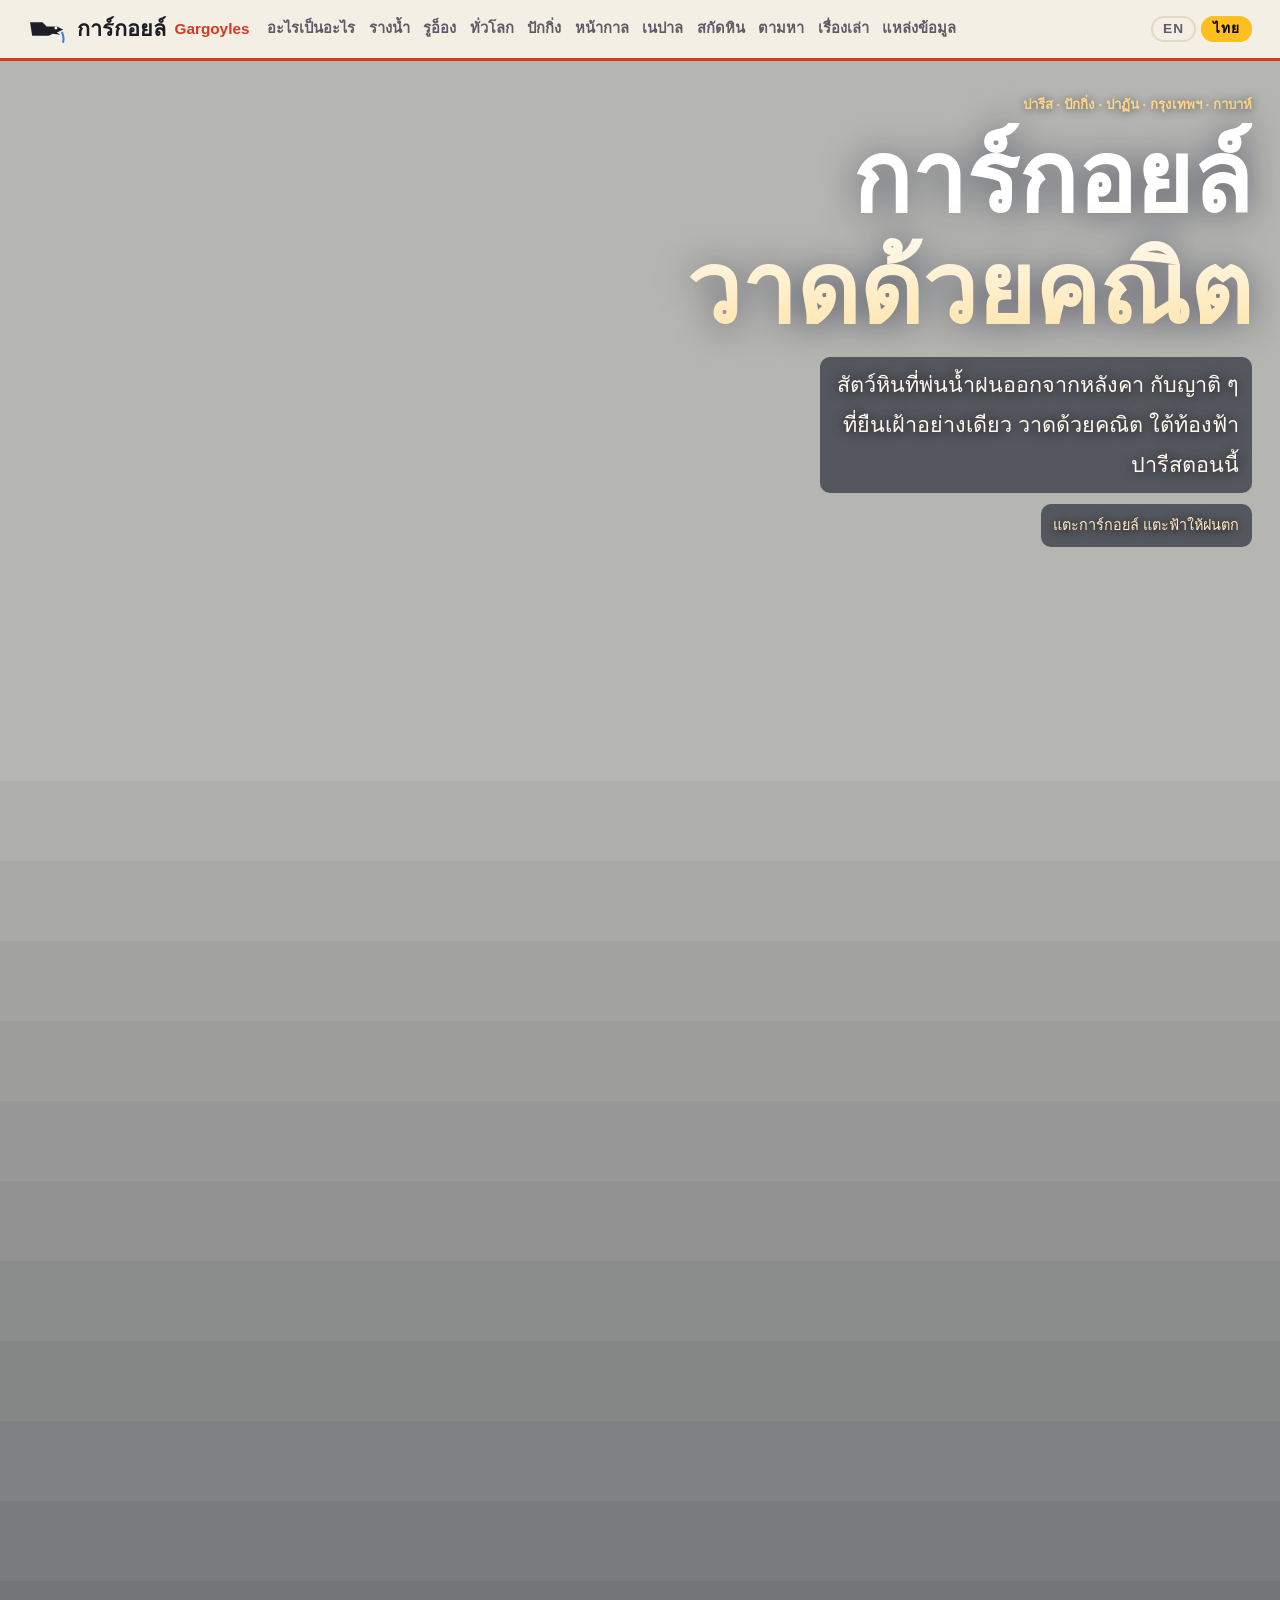
<file: docs/th/index.html>
<!doctype html><html lang="th" data-root="../"><head>
<meta charset="utf-8"><meta name="viewport" content="width=device-width,initial-scale=1">
<meta name="google" content="notranslate">
<title>การ์กอยล์ วาดด้วยคณิต · และญาติ ๆ ของมันทั่วโลก</title>
<meta name="description" content="การ์กอยล์ ตัวประหลาด และญาติ ๆ ของมันทั่วโลก วาดสด: นอเทรอดามใต้ฟ้าปารีสตอนนี้ ฟิสิกส์ของรางพ่นน้ำ มังกรแห่งรูอ็อง มังกรพันตัวที่ปักกิ่ง หน้าที่กินตัวเอง ก๊อกหินของเนปาล ก้อนหินให้สกัด และนักบินอวกาศให้ตามหา">
<meta name="theme-color" content="#1f2433">
<link rel="canonical" href="https://nanobotco.github.io/gargoyles/th/">
<link rel="alternate" hreflang="en" href="https://nanobotco.github.io/gargoyles/"><link rel="alternate" hreflang="th" href="https://nanobotco.github.io/gargoyles/th/"><link rel="alternate" hreflang="x-default" href="https://nanobotco.github.io/gargoyles/">
<meta property="og:type" content="website"><meta property="og:site_name" content="Gargoyles, Drawn · การ์กอยล์ วาดด้วยคณิต">
<meta property="og:title" content="การ์กอยล์ วาดด้วยคณิต"><meta property="og:description" content="การ์กอยล์ ตัวประหลาด และญาติ ๆ ของมันทั่วโลก วาดสด: นอเทรอดามใต้ฟ้าปารีสตอนนี้ ฟิสิกส์ของรางพ่นน้ำ มังกรแห่งรูอ็อง มังกรพันตัวที่ปักกิ่ง หน้าที่กินตัวเอง ก๊อกหินของเนปาล ก้อนหินให้สกัด และนักบินอวกาศให้ตามหา">
<meta property="og:image" content="https://nanobotco.github.io/gargoyles/og/th.jpg"><meta property="og:image:width" content="1200"><meta property="og:image:height" content="630"><meta property="og:image:type" content="image/jpeg"><meta property="og:image:alt" content="Card: การ์กอยล์ วาดด้วยคณิต, การ์กอยล์ทำเองบนรางน้ำฝนในเยอรมนี กลางฝนหนัก"><meta name="twitter:card" content="summary_large_image"><meta name="twitter:image" content="https://nanobotco.github.io/gargoyles/og/th.jpg"><meta name="twitter:image:alt" content="Card: การ์กอยล์ วาดด้วยคณิต, การ์กอยล์ทำเองบนรางน้ำฝนในเยอรมนี กลางฝนหนัก"><meta property="og:url" content="https://nanobotco.github.io/gargoyles/th/">
<meta property="og:locale" content="th_TH"><meta property="og:locale:alternate" content="en_US">
<link rel="icon" href="../icon.svg" type="image/svg+xml">
<link rel="alternate" type="text/plain" href="https://nanobotco.github.io/gargoyles/llms.txt" title="llms.txt">
<script type="application/ld+json">{"@context": "https://schema.org", "@type": "WebPage", "name": "การ์กอยล์ วาดด้วยคณิต", "description": "การ์กอยล์ ตัวประหลาด และญาติ ๆ ของมันทั่วโลก วาดสด: นอเทรอดามใต้ฟ้าปารีสตอนนี้ ฟิสิกส์ของรางพ่นน้ำ มังกรแห่งรูอ็อง มังกรพันตัวที่ปักกิ่ง หน้าที่กินตัวเอง ก๊อกหินของเนปาล ก้อนหินให้สกัด และนักบินอวกาศให้ตามหา", "url": "https://nanobotco.github.io/gargoyles/th/", "inLanguage": "th", "image": "https://nanobotco.github.io/gargoyles/card.jpg", "license": "https://creativecommons.org/licenses/by/4.0/"}</script>
<style>/* bands.css — full-bleed parallax bands.
 *
 * Four layers, bottom to top:
 *   1  the photograph, background-attachment:fixed, so it holds still while the page
 *      moves over it. This is the whole trick.
 *   2  ::before, a gradient scrim weighted heaviest where the type sits.
 *   3  ::after, a flat brand tint on mix-blend-mode:multiply, so a band never fights
 *      the page it is sitting in.
 *   4  the type.
 *
 * Expects these custom properties from the host page: --ink (the page's darkest),
 * --accent (the brand colour used in the tint and the kicker), --display (a condensed
 * or heavy face), --body. Everything else is self-contained.
 */

.band{
 position:relative;isolation:isolate;
 /* full bleed out of a centred column without knowing the column's width */
 margin-left:calc(50% - 50vw);margin-right:calc(50% - 50vw);width:100vw;
 min-height:clamp(260px,52vh,520px);display:grid;align-items:center;
 background-size:cover;background-position:center;background-repeat:no-repeat;
 background-attachment:fixed;background-color:#0b0906;
 border-top:3px solid var(--ink,#111);border-bottom:3px solid var(--ink,#111);
 margin-block:2.6rem}

.band::before{content:"";position:absolute;inset:0;z-index:-2;
 background:linear-gradient(180deg,rgba(6,5,4,.80) 0%,rgba(6,5,4,.34) 38%,
  rgba(6,5,4,.46) 62%,rgba(6,5,4,.86) 100%)}

.band::after{content:"";position:absolute;inset:0;z-index:-1;mix-blend-mode:multiply;
 background:radial-gradient(120% 90% at 22% 32%,
   color-mix(in srgb,var(--accent,#e0322b) 20%,transparent),transparent 62%),
  linear-gradient(90deg,rgba(11,9,6,.55),transparent 55%)}

.band .in{max-width:68rem;margin:0 auto;padding:clamp(2rem,6vw,4.2rem) 1rem;width:100%}
.band .kicker{display:block;font-family:var(--display,system-ui);font-size:.7rem;
 font-weight:800;letter-spacing:.34em;text-transform:uppercase;
 color:color-mix(in srgb,var(--accent,#e0322b) 62%,white);margin-bottom:.7rem}
.band h2{font-family:var(--display,system-ui);font-size:clamp(1.9rem,6vw,3.5rem);
 line-height:.98;margin:0 0 .5rem;border:0;color:#fff;text-transform:uppercase;
 letter-spacing:-.01em;text-shadow:0 2px 26px rgba(0,0,0,.55);max-width:22ch}
.band p{color:#f2e9dc;font-size:clamp(1rem,2.2vw,1.2rem);max-width:34ch;margin:.3rem 0 0;
 text-shadow:0 1px 14px rgba(0,0,0,.7)}
.band .big{font-family:var(--display,system-ui);font-size:clamp(3rem,11vw,7rem);
 line-height:.86;font-weight:800;color:#fff;margin:0;letter-spacing:-.02em;
 text-shadow:0 3px 34px rgba(0,0,0,.6)}
.band .big small{display:block;font-family:var(--body,system-ui);font-size:.16em;
 letter-spacing:.24em;text-transform:uppercase;font-weight:800;margin-top:.5rem;
 color:color-mix(in srgb,var(--accent,#e0322b) 62%,white)}
.band .btn{margin-top:1.3rem}

/* the credit sits on the band, because a borrowed photograph carries its licence */
.band .cred{position:absolute;right:0;bottom:0;z-index:1;font-size:.6rem;color:#cbbfae;
 background:rgba(6,5,4,.72);padding:.22rem .5rem;max-width:72%}
.band .cred a{color:#e4d9c8}

.band.right .in{text-align:right;display:flex;flex-direction:column;align-items:flex-end}
.band.right::after{background:radial-gradient(120% 90% at 78% 32%,
  color-mix(in srgb,var(--accent,#e0322b) 20%,transparent),transparent 62%),
 linear-gradient(270deg,rgba(11,9,6,.55),transparent 55%)}
.band.tall{min-height:clamp(340px,72vh,680px)}
.band.short{min-height:clamp(200px,34vh,320px)}

/* background-attachment:fixed is what makes this work and it is also the property mobile
   Safari has never handled, and it repaints on every scroll frame. Off for coarse
   pointers and for reduced motion; it degrades to a plain cover image, which is fine. */
@media (pointer:coarse),(prefers-reduced-motion:reduce){.band{background-attachment:scroll}}
@media print{.band{display:none}}

:root{
 --bg:#f4efe4;--panel:#fffdf8;--ink:#1d1d26;--mute:#5f5b66;--line:#e2d8c4;
 --accent:#d9381e;--gold:#ffbf1f;--rain:#2f6fd0;--moss:#3f7a3a;--stone:#d6cab1;--shadow:rgba(40,30,10,.16);
 --display:"Avenir Next Condensed","HelveticaNeue-CondensedBold","Arial Narrow Bold","Franklin Gothic Heavy",Impact,system-ui,sans-serif;
 --body:"Avenir Next",Avenir,"Segoe UI",system-ui,-apple-system,Helvetica,Arial,sans-serif;
 --thai:"Noto Sans Thai","Leelawadee UI","Thonburi","Sukhumvit Set",Tahoma,sans-serif;
 --mono:ui-monospace,"SF Mono",Menlo,Consolas,monospace;
}
@media (prefers-color-scheme:dark){:root:not([data-theme="light"]){
 --bg:#14151c;--panel:#1d1f29;--ink:#f3eee4;--mute:#b7b2bd;--line:#33364a;--accent:#ff6a4a;--gold:#ffc83d;--rain:#7fb4ff;--moss:#7fc174;--stone:#8a826f;--shadow:rgba(0,0,0,.5)}}
:root[data-theme="dark"]{
 --bg:#14151c;--panel:#1d1f29;--ink:#f3eee4;--mute:#b7b2bd;--line:#33364a;--accent:#ff6a4a;--gold:#ffc83d;--rain:#7fb4ff;--moss:#7fc174;--stone:#8a826f;--shadow:rgba(0,0,0,.5)}
*{box-sizing:border-box}
html{font-size:18px;scroll-behavior:smooth;scroll-padding-top:3.5rem}
@media (prefers-reduced-motion:reduce){html{scroll-behavior:auto}}
body{margin:0;background:var(--bg);color:var(--ink);font-family:var(--body);line-height:1.6;-webkit-text-size-adjust:100%;overflow-x:hidden}
:lang(th),.th{font-family:var(--thai);line-height:1.85}
a{color:var(--accent);text-underline-offset:.18em}
a:focus-visible,button:focus-visible,input:focus-visible,canvas:focus-visible{outline:3px solid var(--gold);outline-offset:2px;border-radius:6px}
.mute{color:var(--mute)}.small{font-size:.84rem}
header.top{position:sticky;top:0;z-index:30;background:color-mix(in srgb,var(--bg) 88%,transparent);backdrop-filter:blur(10px);-webkit-backdrop-filter:blur(10px);border-bottom:3px solid var(--accent);
 transition:transform .26s cubic-bezier(.4,0,.2,1),box-shadow .26s}
body.nav-away header.top{transform:translateY(-102%)}
body.nav-tight header.top{box-shadow:0 10px 24px -14px var(--shadow)}
header.top nav,header.top .langsw{transition:opacity .18s,max-height .26s,margin .26s}
body.nav-tight header.top nav,body.nav-tight header.top .langsw{opacity:0;max-height:0;margin-block:0;overflow:hidden;pointer-events:none}
header.top .in{max-width:70rem;margin:0 auto;padding:.5rem 1rem;display:flex;gap:.4rem 1rem;align-items:center;flex-wrap:wrap}
.brand{font-family:var(--display);font-weight:800;font-size:1.2rem;text-transform:uppercase;text-decoration:none;color:var(--ink);white-space:nowrap;display:flex;align-items:center;gap:.45rem}
.brand svg{width:2.3rem;height:auto;color:var(--ink);cursor:pointer}.brand .th{font-size:.85rem;font-weight:600;text-transform:none;color:var(--accent)}
:lang(th) .brand{text-transform:none;font-family:var(--thai)}
header.top nav{display:flex;gap:.1rem .75rem;flex-wrap:wrap;font-size:.74rem;text-transform:uppercase;letter-spacing:.06em;font-weight:800}
:lang(th) header.top nav{text-transform:none;letter-spacing:0;font-size:.82rem}
header.top nav a{text-decoration:none;color:var(--mute)}
header.top nav a:hover{color:var(--ink);box-shadow:inset 0 -3px 0 var(--accent)}
.langsw{margin-left:auto;font-size:.76rem;font-weight:800;letter-spacing:.08em}
.langsw a{text-decoration:none;padding:.18rem .55rem;border:2px solid var(--line);border-radius:99px;color:var(--mute)}
.langsw a[aria-current]{background:var(--gold);color:#000;border-color:var(--gold)}
.hero{position:relative;background:#121624;overflow:hidden}
.hero canvas{display:block;width:100%;touch-action:pan-y;cursor:pointer}
.hero-t{position:absolute;left:0;right:0;top:0;max-width:70rem;margin:0 auto;padding:2rem 1rem 0;pointer-events:none;color:#fff}
.hero .kicker{display:block;font-family:var(--display);font-size:.74rem;font-weight:800;letter-spacing:.34em;text-transform:uppercase;color:#ffd58a;margin-bottom:.5rem;text-shadow:0 1px 10px rgba(0,0,0,.6)}
.hero h1{font-family:var(--display);font-weight:800;text-transform:uppercase;font-size:clamp(2.6rem,7.6vw,5.6rem);line-height:.86;margin:0 0 0 auto;max-width:9ch;text-align:right;
 background:linear-gradient(180deg,#fff 35%,#ffe3a8);-webkit-background-clip:text;background-clip:text;color:transparent;filter:drop-shadow(0 3px 18px rgba(10,10,40,.55))}
.hero-t{text-align:right}
.hero .lede{max-width:min(24rem,100%);margin-left:auto;color:#fff8ee;text-shadow:0 1px 12px rgba(0,0,0,.8);font-size:clamp(1rem,2.2vw,1.2rem)}
.hero .hint{font-size:.78rem;color:#ffe9c2;text-shadow:0 1px 8px #000;margin:.2rem 0 0 auto}
:lang(th) .hero h1{line-height:1.15;max-width:11ch;font-family:var(--thai);text-transform:none}
@media (max-width:700px){.hero-t{padding-top:1.1rem}.hero h1{font-size:clamp(2.2rem,11vw,3.4rem)}.hero .lede{font-size:.95rem;max-width:17rem}}
.deck{background:linear-gradient(90deg,#1d1d26,#2c2f45 50%,#1d1d26);color:#f6f0e4;border-bottom:4px solid var(--accent)}
.deck .ctl{max-width:70rem;margin:0 auto;padding:.9rem 1rem .2rem}
.deck .rng span{color:#ffe3a8}.deck output{color:#fff}
.now{max-width:70rem;margin:0 auto;padding:.1rem 1rem .9rem;font-size:.9rem;color:#f6ead6;min-height:1.6em}
.ctl{display:flex;flex-wrap:wrap;gap:.6rem 1.4rem;align-items:flex-end;margin:.7rem 0}
.rng{display:flex;flex-direction:column;gap:.15rem;flex:1 1 11rem;min-width:10rem;font-size:.8rem;font-weight:800;letter-spacing:.04em}
.rng span{color:var(--mute)}.rng output{font-weight:700;color:var(--ink);margin-left:.3rem}
input[type=range]{width:100%;accent-color:var(--accent);height:1.6rem}
.btns{display:flex;flex-wrap:wrap;gap:.45rem}
.btn{display:inline-flex;align-items:center;gap:.4rem;font-family:var(--display);font-weight:800;text-transform:uppercase;letter-spacing:.08em;font-size:.85rem;padding:.55rem 1.05rem;border-radius:99px;
 background:var(--accent);color:#fff;text-decoration:none;border:0;cursor:pointer;box-shadow:0 3px 0 rgba(0,0,0,.22);transition:transform .12s}
.btn:hover{transform:translateY(-1px)}.btn:active{transform:translateY(1px)}
.btn:disabled{opacity:.45;cursor:default;transform:none}
.btn.ghost{background:transparent;color:var(--accent);box-shadow:inset 0 0 0 2px var(--accent)}
.deck .btn.ghost{color:#ffd9b8;box-shadow:inset 0 0 0 2px #ff9f7f}
.btn[aria-pressed=true]{background:var(--gold);color:#000;box-shadow:inset 0 0 0 2px var(--gold)}
.btn.coat{background:var(--panel);color:var(--ink);box-shadow:inset 0 0 0 2px var(--line)}
.btn.coat[aria-pressed=true]{background:var(--gold);color:#000;box-shadow:inset 0 0 0 2px var(--gold)}
:lang(th) .btn{font-family:var(--thai);text-transform:none;letter-spacing:0;font-size:.92rem}
main{max-width:70rem;margin:0 auto;padding:1rem 1rem 4rem}
h2{font-family:var(--display);font-size:clamp(1.9rem,5vw,3rem);line-height:.95;margin:3.4rem 0 .8rem;font-weight:800;text-transform:uppercase;padding-bottom:1.1rem;
 background:url("data:image/svg+xml,%3Csvg xmlns='http://www.w3.org/2000/svg' viewBox='0 0 200 24'%3E%3Cpath d='M2 6h40l8 8h30l18 4M120 4q20 30 0 18' fill='none' stroke='%23d9381e' stroke-width='3.4' stroke-linecap='round'/%3E%3C/svg%3E") left bottom/min(12rem,55%) 1rem no-repeat}
h3{font-family:var(--display);font-size:1.2rem;margin:1.6rem 0 .3rem;font-weight:800;text-transform:uppercase;letter-spacing:.02em}
:lang(th) h1,:lang(th) h2,:lang(th) h3,:lang(th) .kicker,:lang(th) .band h2{font-family:var(--thai);letter-spacing:0;line-height:1.25;text-transform:none}
p{margin:.6rem 0;max-width:44rem}
.lede{font-size:1.08rem}
.slab{display:grid;grid-template-columns:repeat(auto-fit,minmax(8.4rem,1fr));gap:.6rem;margin:1.6rem 0 0}
.slab div{background:var(--panel);border:2px solid var(--line);border-radius:14px;padding:.8rem .9rem;display:flex;flex-direction:column;cursor:pointer}
.slab b{font-family:var(--display);font-size:clamp(1.8rem,6vw,2.3rem);line-height:1;color:var(--accent);font-weight:800}
.slab span{font-size:.86rem;font-weight:700}.slab i{font-style:normal;font-size:.76rem;color:var(--mute)}
.stage{background:#1f2433;border-radius:16px;overflow:hidden;box-shadow:0 10px 30px -18px var(--shadow);border:2px solid #10131c}
.stage canvas{display:block;width:100%;cursor:pointer;touch-action:pan-y}
#cv-carve{touch-action:none;cursor:crosshair}
.out{font-weight:700;min-height:1.6em;max-width:44rem}
.pair{display:grid;grid-template-columns:minmax(0,1.1fr) minmax(0,1fr);gap:1.2rem;align-items:center}
@media (max-width:760px){.pair{grid-template-columns:1fr}}
.side h3{margin-top:.2rem;font-size:1.5rem}.kick{font-size:.78rem;font-weight:800;letter-spacing:.1em;text-transform:uppercase;color:var(--mute);margin:0}
:lang(th) .kick{text-transform:none;letter-spacing:0}
.defs{display:grid;grid-template-columns:repeat(auto-fit,minmax(14rem,1fr));gap:.8rem;margin-top:1.2rem}
.def{background:var(--panel);border:2px solid var(--line);border-radius:14px;padding:.8rem 1rem}
.def b{font-family:var(--display);text-transform:uppercase;font-size:1.1rem;color:var(--accent)}
:lang(th) .def b{font-family:var(--thai);text-transform:none}
.def p{margin:.3rem 0 0;font-size:.92rem}
.eqs{display:grid;grid-template-columns:repeat(auto-fit,minmax(15rem,1fr));gap:.8rem;margin:1rem 0}
.eq{background:var(--panel);border:2px solid var(--line);border-radius:14px;padding:.8rem 1rem}
.eq .k{font-size:.72rem;font-weight:800;letter-spacing:.1em;text-transform:uppercase;color:#fff;background:var(--rain);padding:.1rem .5rem;border-radius:99px}
.eq code{display:block;font-family:var(--mono);font-size:1.05rem;margin:.4rem 0;color:var(--ink)}
.eq p{font-size:.86rem;margin:0}
.region{margin-top:2.2rem;font-size:1.5rem;color:var(--mute)}
.grid{display:grid;grid-template-columns:repeat(auto-fill,minmax(15rem,1fr));gap:1rem}
.beast{background:var(--panel);border:2px solid var(--line);border-radius:16px;overflow:hidden;display:flex;flex-direction:column}
.beast canvas{display:block;width:100%;aspect-ratio:1;cursor:pointer}
.bt{padding:.7rem .9rem .9rem}.bt h3{margin:.3rem 0 0;font-size:1.15rem}.bt p{font-size:.9rem;margin:.3rem 0 0}
.where{color:var(--mute);font-weight:700;font-size:.8rem !important}
.tag{display:inline-block;font-size:.7rem;font-weight:800;letter-spacing:.06em;text-transform:uppercase;padding:.1rem .55rem;border-radius:99px;background:var(--line);color:var(--ink)}
.tag.wet{background:var(--rain);color:#fff}
:lang(th) .tag{text-transform:none;letter-spacing:0}
.stage.map{background:#b9d5df}
.mapcard{background:var(--panel);border:2px solid var(--line);border-radius:14px;padding:.4rem 1rem .8rem;margin:.6rem 0 1rem;min-height:4rem}
.mapcard h3{margin-top:.5rem}
.stories{display:grid;grid-template-columns:repeat(auto-fit,minmax(16rem,1fr));gap:1rem}
.story{background:var(--panel);border:2px solid var(--line);border-left:6px solid var(--accent);border-radius:12px;padding:.7rem 1rem}
.story .when{font-size:.74rem;font-weight:800;color:var(--mute);letter-spacing:.08em;text-transform:uppercase}
.story h3{margin:.2rem 0}.story p{font-size:.92rem;margin:.3rem 0 0}
.words{columns:2 18rem;padding-left:1.1rem}.words li{margin:.25rem 0;break-inside:avoid}.words b{font-size:1.1rem}
.srcs,.made{font-size:.86rem;columns:2 20rem}.srcs li,.made li{break-inside:avoid;margin:.2rem 0}
.lic{font-size:.74rem;color:var(--mute)}
footer{border-top:3px solid var(--accent);padding:1.2rem 1rem 2rem;text-align:center;font-size:.86rem;color:var(--mute)}
.boing{animation:boing .6s cubic-bezier(.3,1.6,.5,1)}
@keyframes boing{0%{transform:scale(1)}30%{transform:scale(1.18) rotate(-6deg)}60%{transform:scale(.94) rotate(3deg)}100%{transform:scale(1)}}
@media (prefers-reduced-motion:reduce){.boing{animation:none}}
.band .cred{position:absolute;right:.6rem;bottom:.4rem;font-size:.7rem;color:#e8e0d0;text-shadow:0 1px 4px #000}
.band .cred a{color:#fff}
.pic{position:relative}
.ph{margin:0;aspect-ratio:1;background:#111;display:flex;flex-direction:column}
.ph img{width:100%;height:100%;object-fit:cover;display:block;min-height:0;flex:1}
.ph figcaption{font-size:.68rem;padding:.25rem .5rem;color:#ddd;background:#111}.ph figcaption a{color:#fff}
.flip{position:absolute;right:.5rem;top:.5rem;font:800 .7rem var(--body);letter-spacing:.06em;text-transform:uppercase;border:0;border-radius:99px;padding:.3rem .65rem;background:rgba(255,255,255,.9);color:#000;cursor:pointer;box-shadow:0 2px 6px rgba(0,0,0,.25)}
.flip[aria-pressed=true]{background:var(--gold);color:#000}
:lang(th) .flip{text-transform:none;letter-spacing:0;font-family:var(--thai)}
.sph{width:100%;aspect-ratio:4/3;object-fit:cover;border-radius:8px;display:block;margin:.3rem 0 .1rem}
.story .lic{display:block;margin-bottom:.4rem}
figure.photo{margin:1rem 0;max-width:30rem}figure.photo img{width:100%;border-radius:12px;display:block}
figure.photo figcaption{font-size:.84rem;color:var(--mute);margin-top:.3rem}
.wordsplit{display:grid;grid-template-columns:minmax(0,2fr) minmax(0,1fr);gap:1.4rem;align-items:start}
@media (max-width:760px){.wordsplit{grid-template-columns:1fr}}
.wordsplit .words{columns:1}
.hero .lede,.hero .hint{background:rgba(16,20,36,.58);-webkit-backdrop-filter:blur(3px);backdrop-filter:blur(3px);padding:.45rem .7rem;border-radius:10px;width:fit-content;margin-left:auto}
.hero .hint{margin-top:.35rem;font-size:.8rem;color:#ffe9c2}
.deck .rng output{color:#fff}
@media (max-width:700px){.hero-t{position:relative;padding:1rem 1rem 1.1rem;text-align:left}.hero h1{margin:0;text-align:left}.hero .lede,.hero .hint{margin-left:0;background:none;padding:0;backdrop-filter:none;-webkit-backdrop-filter:none}}
</style>
</head><body>
<header class="top"><div class="in">
<a class="brand" href="../th/"><svg viewBox="0 0 40 28" aria-hidden="true"><path d="M2 8h12l4 4h10l6 3-6 3 3 2-7-1-4 2H4z" fill="currentColor"/><circle cx="27" cy="13.5" r="1.4" fill="#fff"/><path d="M33 18q2 5 1 9" stroke="#3b82d6" stroke-width="2" fill="none" stroke-linecap="round"/></svg> การ์กอยล์ <span class="th">Gargoyles</span></a>
<nav aria-label="หัวข้อ"><a href="#sort">อะไรเป็นอะไร</a><a href="#throw">รางน้ำ</a><a href="#rouen">รูอ็อง</a><a href="#world">ทั่วโลก</a><a href="#dragons">ปักกิ่ง</a><a href="#kirti">หน้ากาล</a><a href="#hiti">เนปาล</a><a href="#carve">สกัดหิน</a><a href="#hunt">ตามหา</a><a href="#stories">เรื่องเล่า</a><a href="#sources">แหล่งข้อมูล</a></nav>
<span class="langsw"><a href="../" hreflang="en" lang="en">EN</a> <a href="../th/" hreflang="th" lang="th" aria-current=page>ไทย</a></span>
</div></header>
<section class="hero" aria-label="นอเทรอดามแห่งปารีส วาดสด">
<canvas id="hero" role="img" aria-label="การ์กอยล์กับคิเมียร่าบนระเบียงมหาวิหารนอเทรอดาม เหนือหลังคาบ้านเรือนปารีส ใต้ท้องฟ้าปารีสตอนนี้"></canvas>
<div class="hero-t">
<span class="kicker">ปารีส · ปักกิ่ง · ปาฏัน · กรุงเทพฯ · กาบาห์</span>
<h1>การ์กอยล์ วาดด้วยคณิต</h1>
<p class="lede">สัตว์หินที่พ่นน้ำฝนออกจากหลังคา กับญาติ ๆ ที่ยืนเฝ้าอย่างเดียว วาดด้วยคณิต ใต้ท้องฟ้าปารีสตอนนี้</p>
<p class="hint">แตะการ์กอยล์ แตะฟ้าให้ฝนตก</p>
</div>
</section>
<div class="deck"><div class="ctl">
<label class="rng"><span>เวลาปารีส <output id="hero-time-l"></output></span><input type="range" id="hero-time" min="-12" max="12" value="0" step="0.25"></label>
<div class="btns"><button type="button" id="hero-live" class="btn">ตอนนี้</button>
<button type="button" id="hero-rain" class="btn ghost" aria-pressed="false">ฝน</button>
<button type="button" class="btn ghost" data-sound aria-pressed="false">เสียง</button></div>
</div><p class="now" id="hero-now" aria-live="polite"></p></div>
<main>
<div class="slab"><div class="wiggle"><b>1,142</b><span>หัวมังกรพ่นน้ำบนฐานพระราชวังต้องห้าม</span><i>ปักกิ่ง</i></div><div class="wiggle"><b>570</b><span>มังคะหิติ เมืองปาฏัน ก๊อกหินที่ยังใช้งานได้เก่าที่สุดที่มีบันทึก</span><i>ค.ศ. ยังมีน้ำไหล</i></div><div class="wiggle"><b>1724</b><span>กฎหมายอาคารลอนดอนกำหนดให้บ้านใหม่ใช้ท่อน้ำฝน</span><i>การ์กอยล์เกษียณ</i></div><div class="wiggle"><b>102</b><span>หัวสิงโตพ่นน้ำบนวิหารซูส โอลิมเปีย</span><i>เหลืออยู่ 39 หัว</i></div><div class="wiggle"><b>1992</b><span>นักบินอวกาศเข้าไปอยู่ในมหาวิหารซาลามังกา</span><i>สเปน</i></div></div>

<section id="sort" class="toy"><h2>การ์กอยล์ หรือ ตัวประหลาด?</h2><p class="lede">การ์กอยล์คือรางน้ำ น้ำเข้าจากหลังคาแล้วออกทางปาก สัตว์แกะสลักที่ไม่ได้นำน้ำ เรียกว่า กรอเทสก์ (ตัวประหลาด) หรือที่นอเทรอดามเรียกว่า คิเมียร่า ดู เดา แล้วเฉลย</p><div class="pair"><div class="stage"><canvas id="cv-sort" role="img" aria-label="สัตว์แกะสลักให้ทาย"></canvas></div>
<div class="side"><p class="kick" id="sort-where"></p><h3 id="sort-name"></h3>
<div class="btns"><button type="button" class="btn" data-sort="spout">พ่นน้ำ</button><button type="button" class="btn ghost" data-sort="grotesque">ไม่พ่นน้ำ</button></div>
<p class="out" id="sort-out" aria-live="polite"></p><p class="mute small" id="sort-score"></p>
<button type="button" class="btn coat" id="sort-next" hidden>ตัวต่อไป</button></div></div>
<div class="defs"><div class="def"><b>การ์กอยล์</b><p>รางน้ำที่แกะเป็นรูปสัตว์ มีร่องหรือท่อผ่านตัว น้ำออกทางปาก</p></div><div class="def"><b>กรอเทสก์ ตัวประหลาด</b><p>รูปแกะแปลก ๆ ทั้งคนและสัตว์ที่ไม่ได้นำน้ำ คำนี้มาจากคำอิตาลี grotta แปลว่าถ้ำ</p></div><div class="def"><b>คิเมียร่า</b><p>ชื่อเรียกตัวประหลาดบนระเบียงชั้นบนของนอเทรอดาม ตั้งตามสัตว์ประหลาดหลายร่างในตำนานกรีก</p></div><div class="def"><b>ญาติ</b><p>ผู้เฝ้าประตูและสันหลังคาที่อื่น: ยักษ์และสิงห์ของไทย สัตว์บนสันหลังคาจีน กระเบื้องหน้ายักษ์ญี่ปุ่น หน้ากาล</p></div></div></section>

<section id="throw" class="toy"><h2>พ่นให้พ้นกำแพง</h2><p class="lede">น้ำที่ไหลลงตามกำแพงจะชะปูนระหว่างก้อนหินออกไป การ์กอยล์ยื่นออกมาให้น้ำตกลงไปไกลกำแพง ลองทำรางให้ยาวหรือสั้น ให้ฝนตกหนักขึ้น แล้วดูว่าน้ำตกที่ไหน</p><div class="stage"><canvas id="cv-throw" role="img" aria-label="กำแพงกลางฝน การ์กอยล์พ่นน้ำออกพ้นกำแพง"></canvas></div>
<div class="ctl"><label class="rng"><span>ความยาวราง <output id="throw-L-l"></output></span><input type="range" id="throw-L" min="0" max="2" value="0.9" step="0.05"></label><label class="rng"><span>ฝน <output id="throw-rain-l"></output></span><input type="range" id="throw-rain" min="0" max="100" value="40" step="1"></label></div>
<p class="out" id="throw-out" aria-live="polite"></p>
<div class="eqs"><div class="eq"><span class="k">น้ำเข้า</span><code>Q = rain × 40 m²</code><p>หลังคารับฝนที่ตกบนพื้นที่ 40 ตารางเมตร แล้วส่งลงรางเดียว</p></div><div class="eq"><span class="k">ที่ปากราง</span><code>v = √(g·d),  d = (q²/g)^⅓</code><p>น้ำที่ไหลออกจากปลายรางเปิดจะไหลที่ความลึกวิกฤต d ในที่นี้ q คือปริมาณน้ำต่อความกว้างหนึ่งเมตรของร่องกว้าง 12 ซม.</p></div><div class="eq"><span class="k">ตกลงมา</span><code>x = v × √(2h/g)</code><p>จากความสูง 10 เมตร น้ำตกนานราว 1.4 วินาที ระหว่างนั้นลอยออกไปอีก x เมตร</p></div></div>
<p>แม้ฝนตกหนัก น้ำก็ออกจากปากรางช้า ไม่ถึงเมตรต่อวินาที แล้วตกลงเกือบตรงดิ่ง ความยาวของรางจึงทำงานเกือบทั้งหมด การ์กอยล์ยุคกลางจึงยาว ช่างยังใช้หลายตัวด้วย วียอเลอดุกเขียนว่าการแบ่งน้ำจากหลังคาออกเป็นหลายสาย ทำให้แต่ละสายเหลือแค่เส้นบาง ๆ ที่ทำร้ายกำแพงไม่ได้ การ์กอยล์ตัวแรก ๆ ปรากฏราวปี 1220 ที่เมืองลาออง ปารีสใช้ทั่วไปราวปี 1240 ปี 1724 กฎหมายอาคารของลอนดอนกำหนดให้บ้านใหม่ใช้ท่อน้ำฝน</p><figure class="photo"><img loading="lazy" src="../img/t/gargoyle-rain-kaaks.jpg" alt="การ์กอยล์ทำเองบนรางน้ำฝนในเยอรมนี กลางฝนหนัก"><figcaption>การ์กอยล์ทำเองบนรางน้ำฝนในเยอรมนี กลางฝนหนัก <span class="lic"><a href="https://commons.wikimedia.org/wiki/File:Wasserspeier_in_Kaaks.jpg">5snake5</a> · CC0</span></figcaption></figure></section>

<section class="band " style="background-image:url(../img/notre-dame-gargoyle-2.jpg)"><div class="in"><span class="kicker">นอเทรอดามแห่งปารีส</span><h2>รางน้ำมีฟัน</h2><p>น้ำฝนไหลลงตามรางบนครีบค้ำยัน ไปตามร่องบนหลังการ์กอยล์ แล้วพุ่งออกทางปาก ให้ไกลจากกำแพงที่สุด</p></div><span class="cred"><a href="https://commons.wikimedia.org/wiki/File:Cath%C3%A9drale_Notre-Dame_de_Paris_18.JPG">Peter Cadogan</a> · CC BY-SA 4.0</span></section>

<section id="rouen" class="toy"><h2>ลา การ์กุย</h2><p class="lede">เมืองรูอ็องในแคว้นนอร์มังดีเล่าว่าการ์กอยล์ตัวแรกมาจากไหน กดดูเรื่องทีละตอน</p><div class="stage"><canvas id="cv-rouen" role="img" aria-label="ตำนานมังกรแห่งรูอ็อง วาดเป็นห้าฉาก"></canvas></div>
<div class="ctl"><div class="btns"><button type="button" class="btn ghost" data-rouen="0" aria-pressed="true">1</button><button type="button" class="btn ghost" data-rouen="1" aria-pressed="false">2</button><button type="button" class="btn ghost" data-rouen="2" aria-pressed="false">3</button><button type="button" class="btn ghost" data-rouen="3" aria-pressed="false">4</button><button type="button" class="btn ghost" data-rouen="4" aria-pressed="false">5</button></div></div><p class="out" id="rouen-out" aria-live="polite"></p>
<p class="mute small">โรมานุสเป็นบิชอปแห่งรูอ็องในทศวรรษ 630 แต่มังกรเพิ่งปรากฏในบันทึกปี 1394 ตั้งแต่ราวศตวรรษที่ 12 จนถึงปี 1790 คณะนักบวชแห่งรูอ็องปล่อยนักโทษประหารหนึ่งคนทุกวันเสด็จขึ้นสวรรค์ เรียกว่า สิทธิพิเศษของนักบุญโรแม็ง เพื่อระลึกถึงชายที่ไปกับเขา</p><figure class="photo"><img loading="lazy" src="../img/t/rouen-gargouille-procession.jpg" alt="ภาพเขียนขบวนแห่การ์กุยในรูอ็องของเกลมองต์ บูลองเฌ"><figcaption>ภาพเขียนขบวนแห่การ์กุยในรูอ็องของเกลมองต์ บูลองเฌ <span class="lic"><a href="https://commons.wikimedia.org/wiki/File:Clement_BOULANGER_-_La_procession_de_la_Gargouille_-_Musee_des_Beaux-Arts_de_Rouen.JPG">Clément Boulanger</a> · Public domain</span></figcaption></figure></section>

<section id="world" class="toy"><h2>ทั่วโลก</h2><p class="lede">ที่ไหนที่ผู้คนสร้างหลังคาที่ต้องระบายน้ำฝน หรือประตูที่ต้องมีผู้เฝ้า สัตว์แกะสลักก็ย้ายเข้าไปอยู่ หมุดบอกว่าตอนนี้ฝนตกอยู่ที่ไหน แตะหมุด แล้วแตะรูปไหนก็ได้</p>
<div class="stage map"><canvas id="cv-map" role="img" aria-label="แผนที่โลก มีหมุดของการ์กอยล์และผู้เฝ้าแต่ละตัว"></canvas></div>
<p class="out" id="map-rain" aria-live="polite"></p><div class="mapcard" id="map-card"><p class="mute">แตะหมุด</p></div>
<div id="beasts"><h3 class="region">ยุโรป</h3><div class="grid"><article class="beast" id="b-notre"><div class="pic"><canvas data-beast="notre" role="img" aria-label="การ์กอยล์นอเทรอดาม"></canvas><figure class="ph" hidden><img loading="lazy" src="../img/t/notre-dame-gargoyle-1.jpg" alt="A long-necked, winged stone gargoyle jutting from the stonework beside the carved portal arches of Notre-Dame de Paris, in close-up."><figcaption><a href="https://commons.wikimedia.org/wiki/File:Cath%C3%A9drale_Notre-Dame_(g%C3%A1rgolas).004_-_Paris.jpg">Fernando Losada Rodríguez</a> · CC BY-SA 4.0</figcaption></figure><button type="button" class="flip" data-flip aria-pressed="false">ภาพถ่าย</button></div><div class="bt"><span class="tag wet">พ่นน้ำ</span><h3>การ์กอยล์นอเทรอดาม</h3><p class="where">นอเทรอดามแห่งปารีส ฝรั่งเศส · ราวปี 1240</p><p>รางน้ำที่มีตัว น้ำฝนไหลไปตามร่องบนหลัง แล้วออกทางปาก พ้นกำแพง</p></div></article><article class="beast" id="b-stryge"><div class="pic"><canvas data-beast="stryge" role="img" aria-label="เลอ สตริจ"></canvas><figure class="ph" hidden><img loading="lazy" src="../img/t/le-stryge.jpg" alt="Le Stryge, the horned and winged chimera resting its chin on its hands, gazing over the rooftops of Paris from the upper gallery of Notre-Dame de Paris."><figcaption><a href="https://commons.wikimedia.org/wiki/File:Centuries_of_thoughts_(4071593852).jpg">gadgetdude</a> · CC BY 2.0</figcaption></figure><button type="button" class="flip" data-flip aria-pressed="false">ภาพถ่าย</button></div><div class="bt"><span class="tag">ไม่พ่นน้ำ</span><h3>เลอ สตริจ</h3><p class="where">ระเบียงคิเมียร่า นอเทรอดาม · ทศวรรษ 1850</p><p>คิเมียร่า ไม่ใช่การ์กอยล์ เพราะไม่ได้นำน้ำ วียอเลอดุกออกแบบไว้ตอนบูรณะในศตวรรษที่ 19</p></div></article><article class="beast" id="b-lionGreek"><div class="pic"><canvas data-beast="lionGreek" role="img" aria-label="หัวสิงโตพ่นน้ำแบบกรีก"></canvas><figure class="ph" hidden><img loading="lazy" src="../img/t/greek-lion-sima.jpg" alt="A marble lion-head waterspout set in a carved sima from the temple of Apollo Delios on Paros, late 5th century BC, in the Archaeological Museum of Paros."><figcaption><a href="https://commons.wikimedia.org/wiki/File:Relief_lion_head_410_BC_AM_Paros,_5th_c_BC,_143824.jpg">Zde</a> · CC BY-SA 4.0</figcaption></figure><button type="button" class="flip" data-flip aria-pressed="false">ภาพถ่าย</button></div><div class="bt"><span class="tag wet">พ่นน้ำ</span><h3>หัวสิงโตพ่นน้ำแบบกรีก</h3><p class="where">วิหารซูส โอลิมเปีย กรีซ · ราว 470–456 ปีก่อน ค.ศ.</p><p>หัวสิงโต 102 หัวเรียงตามรางหินอ่อนบนขอบหลังคาที่เรียกว่า ซิมา เหลืออยู่ 39 หัว วิทรูเวียสบอกว่าเจาะรูเฉพาะหัวที่อยู่เหนือเสา</p></div></article><article class="beast" id="b-greenman"><div class="pic"><canvas data-beast="greenman" role="img" aria-label="กรีนแมน"></canvas><figure class="ph" hidden><img loading="lazy" src="../img/t/green-man-norwich.jpg" alt="A painted Green Man roof boss, a human face ringed by oak leaves, in the cloisters of Norwich Cathedral."><figcaption><a href="https://commons.wikimedia.org/wiki/File:Norwich_Cathedral_cloisters,_roof_boss_17.jpg">Poliphilo</a> · CC0</figcaption></figure><button type="button" class="flip" data-flip aria-pressed="false">ภาพถ่าย</button></div><div class="bt"><span class="tag">ไม่พ่นน้ำ</span><h3>กรีนแมน</h3><p class="where">หลังคาและหัวเสาโบสถ์ทั่วยุโรป</p><p>หน้าที่ทำจากใบไม้ มีเถาไม้งอกออกจากปาก เข้ามาอังกฤษจากฝรั่งเศสในศตวรรษที่ 12 ส่วนชื่อ กรีนแมน เพิ่งตั้งในปี 1939</p></div></article><article class="beast" id="b-astronaut"><div class="pic"><canvas data-beast="astronaut" role="img" aria-label="นักบินอวกาศแห่งซาลามังกา"></canvas><figure class="ph" hidden><img loading="lazy" src="../img/t/salamanca-astronaut.jpg" alt="The astronaut carved among oak leaves beside the Puerta de Ramos of the New Cathedral of Salamanca, a modern figure added during restoration."><figcaption><a href="https://commons.wikimedia.org/wiki/File:D%C3%A9tail_de_la_Porte_des_Rameaux_de_la_Catedral_Nueva_(8285676954).jpg">Nicolas Vollmer</a> · CC BY 2.0</figcaption></figure><button type="button" class="flip" data-flip aria-pressed="false">ภาพถ่าย</button></div><div class="bt"><span class="tag">ไม่พ่นน้ำ</span><h3>นักบินอวกาศแห่งซาลามังกา</h3><p class="where">มหาวิหารใหม่ ซาลามังกา สเปน · 1992</p><p>ช่างหิน มิเกล โรเมโร แกะไว้ในปี 1992 ตอนบูรณะประตูด้านเหนือ ซ่อนอยู่ในลายใบไม้เก่า</p></div></article></div><h3 class="region">แอฟริกา</h3><div class="grid"><article class="beast" id="b-lionEgypt"><div class="pic"><canvas data-beast="lionEgypt" role="img" aria-label="สิงโตพ่นน้ำแห่งเดนเดรา"></canvas><figure class="ph" hidden><img loading="lazy" src="../img/t/dendera-lion-spout.jpg" alt="A lion-headed stone water spout projecting from the relief-covered west exterior wall of the Temple of Hathor at Dendera, Egypt."><figcaption><a href="https://commons.wikimedia.org/wiki/File:26938-_a_delightful_leonine_water_spout.jpg">Panegyrics of Granovetter</a> · CC BY-SA 2.0</figcaption></figure><button type="button" class="flip" data-flip aria-pressed="false">ภาพถ่าย</button></div><div class="bt"><span class="tag wet">พ่นน้ำ</span><h3>สิงโตพ่นน้ำแห่งเดนเดรา</h3><p class="where">วิหารฮาธอร์ เดนเดรา อียิปต์</p><p>อียิปต์ตอนบนฝนตกน้อย แต่หลังคาวิหารที่เดนเดราและเอ็ดฟูก็ยังระบายน้ำฝนออกทางปากสิงโต</p></div></article></div><h3 class="region">เอเชีย</h3><div class="grid"><article class="beast" id="b-chishou"><div class="pic"><canvas data-beast="chishou" role="img" aria-label="หัวมังกรพ่นน้ำ"></canvas><figure class="ph" hidden><img loading="lazy" src="../img/t/forbidden-chishou-closeup.jpg" alt="A close view of one marble chishou dragon-head drain spout on the terrace of the Hall of Supreme Harmony, Forbidden City, Beijing."><figcaption><a href="https://commons.wikimedia.org/wiki/File:%E5%A4%AA%E5%92%8C%E6%AE%BF%E5%9F%BA%E5%8F%B0%E7%9A%84%E8%9E%AD%E9%A6%96.JPG">秋水平湖</a> · CC BY-SA 3.0</figcaption></figure><button type="button" class="flip" data-flip aria-pressed="false">ภาพถ่าย</button></div><div class="bt"><span class="tag wet">พ่นน้ำ</span><h3>หัวมังกรพ่นน้ำ</h3><p class="where">พระราชวังต้องห้าม ปักกิ่ง · ศตวรรษที่ 15</p><p>หัวมังกรไร้เขาใต้เสาราวหินอ่อนทุกต้น ปากเจาะเป็นรู</p></div></article><article class="beast" id="b-chiwen"><div class="pic"><canvas data-beast="chiwen" role="img" aria-label="ชือเหวิ่น สัตว์ปลายสันหลังคา"></canvas><figure class="ph" hidden><img loading="lazy" src="../img/t/forbidden-chiwen.jpg" alt="Glazed yellow-tile ridge ornaments on a Forbidden City roof in Beijing: a dragon-headed chiwen with a curled fish tail beside a smaller horned dragon head."><figcaption><a href="https://commons.wikimedia.org/wiki/File:20090528_Forbidden_City_Beijing_0900_7842.jpg">Jakub Hałun</a> · CC BY-SA 4.0</figcaption></figure><button type="button" class="flip" data-flip aria-pressed="false">ภาพถ่าย</button></div><div class="bt"><span class="tag">ไม่พ่นน้ำ</span><h3>ชือเหวิ่น สัตว์ปลายสันหลังคา</h3><p class="where">หลังคาพระราชวังและวัด จีน</p><p>มันงับปลายสันหลังคา เป็นเครื่องรางกันไฟ ตัวบนพระที่นั่งไท่เหอสูง 3.4 เมตร หนักราว 4.3 ตัน ตำนานเล่าว่าดาบที่ปักหลังตรึงมันไว้ไม่ให้หนี</p></div></article><article class="beast" id="b-onigawara"><div class="pic"><canvas data-beast="onigawara" role="img" aria-label="โอนิงาวาระ"></canvas><figure class="ph" hidden><img loading="lazy" src="../img/t/onigawara.jpg" alt="A black glazed-tile onigawara, a fierce horned ogre face, on the ridge end of a roof at Myoshin-ji temple in Kyoto, against the sky."><figcaption><a href="https://commons.wikimedia.org/wiki/File:My%C5%8Dshin-ji_Onigawara.jpg">Hyppolyte de Saint-Rambert</a> · CC BY-SA 4.0</figcaption></figure><button type="button" class="flip" data-flip aria-pressed="false">ภาพถ่าย</button></div><div class="bt"><span class="tag">ไม่พ่นน้ำ</span><h3>โอนิงาวาระ</h3><p class="where">หลังคาวัดและปราสาท ญี่ปุ่น</p><p>หน้ายักษ์บนกระเบื้องปลายสันหลังคา กันเคราะห์ร้ายไม่ให้ขึ้นหลังคา</p></div></article><article class="beast" id="b-shachi"><div class="pic"><canvas data-beast="shachi" role="img" aria-label="ชาจิโฮโกะทองคำ"></canvas><figure class="ph" hidden><img loading="lazy" src="../img/t/nagoya-shachihoko.jpg" alt="One of the golden shachihoko, the dragon-headed fish ornaments, on a roof of Nagoya Castle in Japan, against a blue sky."><figcaption><a href="https://commons.wikimedia.org/wiki/File:Dolphin_of_Nagoya_Castle_2.JPG">Brücke-Osteuropa</a> · CC0</figcaption></figure><button type="button" class="flip" data-flip aria-pressed="false">ภาพถ่าย</button></div><div class="bt"><span class="tag">ไม่พ่นน้ำ</span><h3>ชาจิโฮโกะทองคำ</h3><p class="where">ปราสาทนาโงยะ ญี่ปุ่น</p><p>หัวเสือบนตัวปลาคาร์ป หางชี้ฟ้า เชื่อกันว่ากลืนน้ำได้มหาศาลและควบคุมฝน จึงเป็นเครื่องรางกันไฟ</p></div></article><article class="beast" id="b-makara"><div class="pic"><canvas data-beast="makara" role="img" aria-label="ก๊อกหินมกร"></canvas><figure class="ph" hidden><img loading="lazy" src="../img/t/patan-hiti-makara.jpg" alt="The makara-headed stone spout of Manga Hiti in Patan Durbar Square, Lalitpur, Nepal, in close-up with water running from its mouth."><figcaption><a href="https://commons.wikimedia.org/wiki/File:Central_spout,_Manga_hiti,_Patan_Durbar_Square1.jpg">Shadow Ayush</a> · CC BY-SA 4.0</figcaption></figure><button type="button" class="flip" data-flip aria-pressed="false">ภาพถ่าย</button></div><div class="bt"><span class="tag wet">พ่นน้ำ</span><h3>ก๊อกหินมกร</h3><p class="where">มังคะหิติ ปาฏัน เนปาล</p><p>ก๊อกหินที่ก้นลานลึก มีน้ำจากเนินเขาไหลออกมา</p></div></article><article class="beast" id="b-makara-borobudur"><div class="pic"><canvas data-beast="makara" data-variant="borobudur" role="img" aria-label="ปากน้ำบุโรพุทโธ"></canvas><figure class="ph" hidden><img loading="lazy" src="../img/t/borobudur-jaladwara.jpg" alt="A stone makara water spout (jaladwara) projecting from the wall of Borobudur in Java, with a seated Buddha in a niche behind it."><figcaption><a href="https://commons.wikimedia.org/wiki/File:Borobudur_(Central_Java,_Indonesia)_(51111692707).jpg">Sasha India</a> · CC BY 2.0</figcaption></figure><button type="button" class="flip" data-flip aria-pressed="false">ภาพถ่าย</button></div><div class="bt"><span class="tag wet">พ่นน้ำ</span><h3>ปากน้ำบุโรพุทโธ</h3><p class="where">บุโรพุทโธ ชวา อินโดนีเซีย · ศตวรรษที่ 9</p><p>ปากน้ำ 100 ปากที่มุมลานแต่ละชั้น แต่ละปากเป็นยักษ์หรือมกร ระบายฝนเมืองร้อนออกไป</p></div></article><article class="beast" id="b-kala"><div class="pic"><canvas data-beast="kala" role="img" aria-label="กีรติมุข"></canvas><figure class="ph" hidden><img loading="lazy" src="../img/t/kala-panataran.jpg" alt="A horned, fanged kala face crowning a temple doorway at Candi Panataran in East Java, dated by its inscription to 1369 AD."><figcaption><a href="https://commons.wikimedia.org/wiki/File:Candi_Panataran_Kala,_Java_1291.jpg">Michael Gunther</a> · CC BY-SA 4.0</figcaption></figure><button type="button" class="flip" data-flip aria-pressed="false">ภาพถ่าย</button></div><div class="bt"><span class="tag">ไม่พ่นน้ำ</span><h3>กีรติมุข</h3><p class="where">เหนือประตูเทวาลัย อินเดีย</p><p>หน้าที่กินตัวเอง เฝ้าประตูโดยไม่มีตัวและไม่มีขากรรไกรล่าง</p></div></article><article class="beast" id="b-kala-khmer"><div class="pic"><canvas data-beast="kala" data-variant="khmer" role="img" aria-label="หน้ากาล"></canvas></div><div class="bt"><span class="tag">ไม่พ่นน้ำ</span><h3>หน้ากาล</h3><p class="where">ทับหลังขอม กัมพูชาและไทย</p><p>หน้าเดียวกันในหินทรายขอม ถือพวงมาลัยที่ไหลออกจากปาก</p></div></article><article class="beast" id="b-yaksha"><div class="pic"><canvas data-beast="yaksha" role="img" aria-label="ยักษ์ทวารบาล"></canvas><figure class="ph" hidden><img loading="lazy" src="../img/t/wat-arun-yaksha.jpg" alt="The head and shoulders of a green-faced giant guardian (yaksha) in mosaic armour at Wat Arun, Bangkok, against a pale sky."><figcaption><a href="https://commons.wikimedia.org/wiki/File:%E0%B8%A7%E0%B8%B1%E0%B8%94%E0%B8%AD%E0%B8%A3%E0%B8%B8%E0%B8%93%E0%B8%A3%E0%B8%B2%E0%B8%8A%E0%B8%A7%E0%B8%A3%E0%B8%B2%E0%B8%A3%E0%B8%B2%E0%B8%A1%E0%B8%A3%E0%B8%B2%E0%B8%8A%E0%B8%A7%E0%B8%A3%E0%B8%A1%E0%B8%AB%E0%B8%B2%E0%B8%A7%E0%B8%B4%E0%B8%AB%E0%B8%B2%E0%B8%A3_%E0%B9%80%E0%B8%82%E0%B8%95%E0%B8%9A%E0%B8%B2%E0%B8%87%E0%B8%81%E0%B8%AD%E0%B8%81%E0%B9%83%E0%B8%AB%E0%B8%8D%E0%B9%88_%E0%B8%81%E0%B8%A3%E0%B8%B8%E0%B8%87%E0%B9%80%E0%B8%97%E0%B8%9E%E0%B8%A1%E0%B8%AB%E0%B8%B2%E0%B8%99%E0%B8%84%E0%B8%A3_(93).jpg">กสิณธร ราชโอรส</a> · CC BY-SA 4.0</figcaption></figure><button type="button" class="flip" data-flip aria-pressed="false">ภาพถ่าย</button></div><div class="bt"><span class="tag">ไม่พ่นน้ำ</span><h3>ยักษ์ทวารบาล</h3><p class="where">วัดอรุณฯ และวัดพระแก้ว กรุงเทพฯ</p><p>ยักษ์สิบสองตนจากรามเกียรติ์ สูงตนละราว 5 เมตร เฝ้าประตูวัดพระแก้ว ที่วัดอรุณฯ ทศกัณฐ์ตัวเขียวกับสหัสเดชะตัวขาวเฝ้าพระอุโบสถ</p></div></article><article class="beast" id="b-singha"><div class="pic"><canvas data-beast="singha" role="img" aria-label="สิงห์ล้านนา"></canvas><figure class="ph" hidden><img loading="lazy" src="../img/t/lanna-singha.jpg" alt="A Lanna-style stone singha lion guardian seen from below against the sky at Wat Chedi Liam in Wiang Kum Kam, Chiang Mai."><figcaption><a href="https://commons.wikimedia.org/wiki/File:Wat_Chedi_Liam_-_2017-07-08_(016).jpg">Iudexvivorum</a> · CC0</figcaption></figure><button type="button" class="flip" data-flip aria-pressed="false">ภาพถ่าย</button></div><div class="bt"><span class="tag">ไม่พ่นน้ำ</span><h3>สิงห์ล้านนา</h3><p class="where">ประตูวัด เชียงใหม่</p><p>สิงห์คู่หน้าประตูและบันไดวัด ขาวและทอง อ้าปาก แบบนี้เข้ามาล้านนาผ่านทางพม่า</p></div></article></div><h3 class="region">อเมริกา</h3><div class="grid"><article class="beast" id="b-chaac"><div class="pic"><canvas data-beast="chaac" role="img" aria-label="หน้ากากชาก"></canvas><figure class="ph" hidden><img loading="lazy" src="../img/t/kabah-chaac.jpg" alt="Stacked Chaac rain-god masks with long curled noses on the facade of a building at Kabah along the Ruta Puuc, Yucatan, Mexico."><figcaption><a href="https://commons.wikimedia.org/wiki/File:Chaac_Masks_..._(49474598768).jpg">Bernard Dupont</a> · CC BY-SA 2.0</figcaption></figure><button type="button" class="flip" data-flip aria-pressed="false">ภาพถ่าย</button></div><div class="bt"><span class="tag">ไม่พ่นน้ำ</span><h3>หน้ากากชาก</h3><p class="where">โคดซ์ป็อป กาบาห์ เม็กซิโก</p><p>เทพแห่งฝนของมายา ซ้ำหลายร้อยหน้าบนผนังเดียว จมูกยาวม้วนขึ้น เนินเขาปูกไม่มีบ่อน้ำธรรมชาติ ฝนคือน้ำเพียงแหล่งเดียว</p></div></article><article class="beast" id="b-eagle"><div class="pic"><canvas data-beast="eagle" role="img" aria-label="นกอินทรีตึกไครสเลอร์"></canvas><figure class="ph" hidden><img loading="lazy" src="../img/t/chrysler-eagle.jpg" alt="A stainless-steel eagle head projecting from a corner of the Chrysler Building in New York, with the city far below."><figcaption><a href="https://commons.wikimedia.org/wiki/File:Chrysler_Building_eagle.jpg">Jason Eppink</a> · CC BY 2.0</figcaption></figure><button type="button" class="flip" data-flip aria-pressed="false">ภาพถ่าย</button></div><div class="bt"><span class="tag">ไม่พ่นน้ำ</span><h3>นกอินทรีตึกไครสเลอร์</h3><p class="where">ตึกไครสเลอร์ นิวยอร์ก · 1930</p><p>หัวนกอินทรีเหล็กที่มุมชั้น 61 คนเรียกว่าการ์กอยล์ แต่ไม่ได้นำน้ำ</p></div></article></div></div></section>

<section class="band right" style="background-image:url(../img/forbidden-chishou-row.jpg)"><div class="in"><span class="kicker">พระราชวังต้องห้าม ปักกิ่ง</span><h2>รอพายุ</h2><p>หัวมังกรชือหินอ่อนใต้ฐานพระที่นั่งไท่เหอ</p></div><span class="cred"><a href="https://commons.wikimedia.org/wiki/File:Chishou_gargoyles_of_Hall_of_Supreme_Harmony.jpg">そらみみ</a> · CC BY-SA 4.0</span></section>

<section id="dragons" class="toy"><h2>มังกรพันตัว</h2><p class="lede">ท้องพระโรงใหญ่สามหลังของพระราชวังต้องห้ามตั้งอยู่บนฐานหินอ่อนขาวสามชั้น สูง 8.13 เมตร ใต้ราวหินมีหัวมังกรที่ปากเจาะเป็นรู 1,142 หัว ตามที่พิพิธภัณฑ์พระราชวังนับไว้ เมื่อพายุหนัก ทุกหัวพ่นน้ำพร้อมกัน</p><div class="stage"><canvas id="cv-forbidden" role="img" aria-label="ฐานหินอ่อนของพระที่นั่งไท่เหอ หัวมังกรพ่นน้ำฝน"></canvas></div>
<div class="ctl"><label class="rng"><span>ฝน <output id="forbidden-rain-l"></output></span><input type="range" id="forbidden-rain" min="0" max="100" value="80" step="1"></label></div><p class="out" id="forbidden-out" aria-live="polite">ฝนตกบนฐาน มังกรกำลังพ่นน้ำ</p>
<p>ชาวปักกิ่งเรียกภาพนี้ว่า 千龙吐水 (เชียนหลงถู่สุ่ย) มังกรพันตัวพ่นน้ำ แต่ละหัวคือ ชือ มังกรไร้เขา หนึ่งในโอรสเก้าองค์ของมังกร เชื่อว่าท้องของมันจุน้ำได้มหาศาล ลานลาดออกด้านนอกเล็กน้อยให้น้ำฝนไหลไปหาปาก ส่วนที่หอฟ้าเทียนถาน ฐานสามชั้นมีหัวพ่นน้ำชั้นละ 99 หัว ชั้นล่างเป็นเมฆ ชั้นกลางเป็นหงส์ ชั้นบนเป็นมังกร</p></section>

<section id="kirti" class="toy"><h2>หน้าที่กินตัวเอง</h2><p class="lede">ตำนานฮินดูที่ไฮน์ริช ซิมเมอร์เล่าไว้: อสูรราหูมาเรียกร้องสิ่งหนึ่งจากพระศิวะ พระศิวะเปิดพระเนตรที่สาม สัตว์หัวสิงห์ตัวหนึ่งกระโจนออกมาด้วยความหิว ราหูขอชีวิตและได้รับการไว้ชีวิต สัตว์ตัวนั้นจึงไม่มีอะไรกิน พระศิวะบอกให้มันกินตัวเอง มันกินจากหางขึ้นมาจนเหลือแต่หน้า พระศิวะตั้งชื่อให้ว่า กีรติมุข แปลว่าหน้าแห่งเกียรติ แล้วให้อยู่เหนือประตูเทวาลัย</p><div class="stage dark"><canvas id="cv-kirti" role="img" aria-label="สัตว์คล้ายสิงห์กินตัวเองจนเหลือแต่หน้า"></canvas></div>
<div class="ctl"><label class="rng"><span>กินไปแล้ว <output id="kirti-eat-l"></output></span><input type="range" id="kirti-eat" min="0" max="100" value="0" step="1"></label><div class="btns"><button type="button" class="btn" id="kirti-play">ปล่อยให้กิน</button></div></div>
<p class="out" id="kirti-out" aria-live="polite"></p><p>หน้าเดียวกันนี้เดินทางไปทางตะวันออกกับช่างฮินดูและพุทธ บนทับหลังขอมคือ กาล เวลาที่กลืนกินทุกสิ่ง ขากรรไกรบนใหญ่ ไม่มีขากรรไกรล่าง มีพวงมาลัยและเถาไม้ไหลออกจากปาก ภาษาไทยเรียกว่า หน้ากาล ผู้กลืนทุกอย่าง แม้กระทั่งตัวเอง ที่ชวา หัวกาละถลึงตาโปนและเขี้ยวโค้งอยู่เหนือประตูวิหาร</p></section>

<section class="band " style="background-image:url(../img/patan-hiti-flowing.jpg)"><div class="in"><span class="kicker">มังคะหิติ ปาฏัน</span><h2>น้ำยังไหล</h2><p>สร้างปี 570 ผู้คนยังมาดื่ม ล้าง และรองน้ำใส่หม้อ</p></div><span class="cred"><a href="https://commons.wikimedia.org/wiki/File:Patan_dhungedhara_krishnamandir.jpg">Kumud.parajuli</a> · CC BY-SA 4.0</span></section>

<section id="hiti" class="toy"><h2>น้ำจากหิน</h2><p class="lede">ในหุบเขากาฐมาณฑุ ก๊อกหินแกะสลักที่เรียกว่า หิติ (ภาษาเนวาร์) หรือ ดุงเก ดารา (ภาษาเนปาล แปลว่าก๊อกหิน) อยู่ก้นบ่อขั้นบันได รับน้ำจากใต้ดิน มังคะหิติในเมืองปาฏัน สร้างปี 570 ยังมีน้ำไหล และใช้เป็นน้ำศักดิ์สิทธิ์ของวัดกฤษณะทุกวัน กดค้างไว้เพื่อรองน้ำใส่หม้อ</p><div class="stage"><canvas id="cv-hiti" role="img" aria-label="ลานก๊อกหินในเมืองปาฏัน หัวมกรพ่นน้ำ มีหม้อทองเหลือง"></canvas></div>
<p class="out" id="hiti-out" aria-live="polite">กดค้างที่ภาพ</p><p>ก๊อกส่วนใหญ่เป็นมกร ปากจระเข้ งวงช้าง เขี้ยวและหูหมูป่า หางนกยูง ลำตัวเป็นรางเปิด การสำรวจปี 2019 พบว่าก๊อกที่มีบันทึกในหุบเขายังมีน้ำไหล 224 แห่ง การ์กอยล์ในยุโรปพ่นน้ำออกให้ห่างจากอาคาร แต่หิตินำน้ำมาให้คน</p></section>

<section id="carve" class="toy"><h2>สกัดสักตัว</h2><p class="lede">การ์กอยล์ทุกตัวเคยเป็นก้อนหินมาก่อน เลือกหนึ่งตัวแล้วสกัดออกมา เปิดเสียงเพื่อฟังเสียงสิ่ว</p><div class="ctl"><div class="btns"><button type="button" class="btn coat" data-carve="notre" aria-pressed="false">นอเทรอดาม</button><button type="button" class="btn coat" data-carve="chishou" aria-pressed="false">มังกรปักกิ่ง</button><button type="button" class="btn coat" data-carve="makara" aria-pressed="false">มกร</button><button type="button" class="btn coat" data-carve="singha" aria-pressed="false">สิงห์</button><button type="button" class="btn coat" data-carve="greenman" aria-pressed="false">กรีนแมน</button></div><div class="btns"><button type="button" class="btn ghost" data-sound aria-pressed="false">เสียง</button></div></div>
<div class="stage dark"><canvas id="cv-carve" role="img" aria-label="ก้อนหินปูนกำลังถูกสกัดจนเห็นการ์กอยล์ข้างใน"></canvas></div>
<p class="out" id="carve-out" aria-live="polite"></p><p>ที่มหาวิหารกลอสเตอร์ ช่างหินใหญ่ปั้นรูปด้วยดินเหนียวขนาดเท่าจริงก่อน แล้วช่างคนอื่นถ่ายแบบลงหินด้วยเครื่องวัดจุด จากนั้นใช้สายตา ร่องน้ำสกัดไปตามหลังให้น้ำออกทางปาก การ์กอยล์ใหม่สิบสองตัวของเพสลีย์แอบบีย์ใช้เวลาตัวละราวสี่สัปดาห์ ส่วนตัวประหลาดตัวหนึ่งที่มหาวิหารยอร์กใช้สิบสี่สัปดาห์</p></section>

<section id="hunt" class="toy"><h2>หานักบินอวกาศ</h2><p class="lede">ปี 1992 ประตูปูเอร์ตาเดรามอสของมหาวิหารใหม่ซาลามังกาได้รับการบูรณะเพื่องานนิทรรศการลาสเอดาเดสเดลอมเบรในปีถัดมา ช่างหิน มิเกล โรเมโร แกะของจากยุคของเขาไว้ในงานเก่า: นักบินอวกาศ และใกล้ ๆ กันคือมังกรยิ้มถือไอศกรีมสามลูก หาให้เจอทั้งสองตัว</p><div class="stage dark"><canvas id="cv-hunt" role="img" aria-label="ซุ้มโค้งแกะสลักของประตูมหาวิหาร ซ่อนนักบินอวกาศกับมังกรถือไอศกรีม"></canvas></div>
<p class="out" id="hunt-out" aria-live="polite">แตะรูปแกะที่คิดว่าใช่</p></section>

<section class="band right" style="background-image:url(../img/le-stryge.jpg)"><div class="in"><span class="kicker">ระเบียงคิเมียร่า</span><h2>เลอ สตริจ</h2><p>เท้าคางมองปารีสมาตั้งแต่ทศวรรษ 1850 ไม่ได้นำน้ำ จึงเป็นคิเมียร่า ไม่ใช่การ์กอยล์</p></div><span class="cred"><a href="https://commons.wikimedia.org/wiki/File:Centuries_of_thoughts_(4071593852).jpg">gadgetdude</a> · CC BY 2.0</span></section>

<section id="stories"><h2>เรื่องเล่า</h2><div class="stories"><article class="story"><img class="sph" loading="lazy" src="../img/t/national-cathedral-grotesque.jpg" alt="A grinning grotesque holding panpipes, projecting from a parapet of Washington National Cathedral in Washington, D.C."><span class="lic"><a href="https://commons.wikimedia.org/wiki/File:Washington_National_Cathedral_-_5.jpg">APK</a> · CC BY 4.0</span><span class="when">วอชิงตัน 1984–1986</span><h3>ดาร์ธ เวเดอร์ บนมหาวิหาร</h3><p>มหาวิหารแห่งชาติวอชิงตันชวนเด็ก ๆ ผ่านนิตยสาร National Geographic World ให้ออกแบบตัวประหลาด มีผู้ส่งราว 1,400 คนจาก 16 ประเทศ คริสโตเฟอร์ เรเดอร์ อายุ 13 ปี วาดดาร์ธ เวเดอร์ และเป็นหนึ่งในสามรองชนะเลิศ เจย์ ฮอลล์ คาร์เพนเตอร์ ปั้นแบบดินเหนียว แพทริก เจ. พลังเก็ต แกะไว้สูงบนหอด้านตะวันตกเฉียงเหนือ ต้องใช้กล้องส่องทางไกลจึงจะเห็น</p></article><article class="story"><span class="when">วอชิงตัน 1986</span><h3>ร่มหนึ่งคัน</h3><p>รางวัลใหญ่ตกเป็นของแอลิสัน การ์เนอร์ อายุ 12 ปี กับรูปชายฟันเยินถือร่ม เธออ่านมาว่าน้ำฝนไหลออกจากปากการ์กอยล์ จึงให้ตัวประหลาดของเธอถือร่มไว้กันน้ำ</p></article><article class="story"><img class="sph" loading="lazy" src="../img/t/paisley-xenomorph.jpg" alt="A gargoyle carved in the 1990s with a snarling Alien-like head, jutting from the stone wall of Paisley Abbey in Renfrewshire, Scotland."><span class="lic"><a href="https://commons.wikimedia.org/wiki/File:Paisley_Abbey_gargoyle_10.jpg">Colin</a> · CC BY-SA 3.0</span><span class="when">เพสลีย์ ทศวรรษ 1990</span><h3>เอเลียนแห่งเพสลีย์แอบบีย์</h3><p>เดวิด ลินด์เซย์ แกะการ์กอยล์ใหม่สิบสองตัวให้หลังคาแอบบีย์ ตัวละราวสี่สัปดาห์ ทุกตัวมีร่องน้ำ และได้แรงบันดาลใจจากวัฒนธรรมศตวรรษที่ 20 ตัวหนึ่งหน้าเหมือนสัตว์ประหลาดในภาพยนตร์เรื่องเอเลียน ภาพถ่ายของมันแพร่ไปทั่วโลกในปี 2013</p></article><article class="story"><img class="sph" loading="lazy" src="../img/t/lincoln-imp.jpg" alt="The Lincoln Imp, a small grinning carved figure in a spandrel of the Angel Choir in Lincoln Cathedral."><span class="lic"><a href="https://commons.wikimedia.org/wiki/File:The_Lincoln_Imp_-_geograph.org.uk_-_6283502.jpg">Gordon Hatton</a> · CC BY-SA 2.0</span><span class="when">ลินคอล์น 1250–1280</span><h3>ภูตแห่งลินคอล์น</h3><p>ตัวประหลาดตัวเล็กนั่งอยู่สูงในคณะนักร้องเทวดาของมหาวิหารลินคอล์น ตำนานที่แต่งเป็นกลอนในปี 1897 เล่าว่า ปีศาจกับสายลมมาที่มหาวิหาร ปีศาจเข้าไปคุยกับคณบดี ส่วนสายลมยังรออยู่ข้างนอกมาจนทุกวันนี้</p></article><article class="story"><img class="sph" loading="lazy" src="../img/t/notre-dame-gargoyle-1.jpg" alt="A long-necked, winged stone gargoyle jutting from the stonework beside the carved portal arches of Notre-Dame de Paris, in close-up."><span class="lic"><a href="https://commons.wikimedia.org/wiki/File:Cath%C3%A9drale_Notre-Dame_(g%C3%A1rgolas).004_-_Paris.jpg">Fernando Losada Rodríguez</a> · CC BY-SA 4.0</span><span class="when">ปารีส 1726</span><h3>นอเทรอดามเสียการ์กอยล์</h3><p>อาร์ชบิชอปเดอโนอายส์ให้แก้หลังคาและติดรางตะกั่ว การ์กอยล์ยุคกลางส่วนใหญ่จึงถูกถอดลง ตัวที่เห็นทุกวันนี้ส่วนมากมาจากการบูรณะในศตวรรษที่ 19</p></article><article class="story"><span class="when">ปารีส 1848–1856</span><h3>คิเมียร่ามาถึง</h3><p>วียอเลอดุกออกแบบคิเมียร่าบนระเบียงชั้นบนด้วยตัวเอง แล้วทีมช่างแกะ ซึ่งมีวิกตอร์ ปียาเนต์ เป็นหัวหน้า แกะออกมา พวกมันเป็นงานฟื้นฟูกอทิก ไม่ใช่ของยุคกลาง</p></article><article class="story"><img class="sph" loading="lazy" src="../img/t/chrysler-eagle.jpg" alt="A stainless-steel eagle head projecting from a corner of the Chrysler Building in New York, with the city far below."><span class="lic"><a href="https://commons.wikimedia.org/wiki/File:Chrysler_Building_eagle.jpg">Jason Eppink</a> · CC BY 2.0</span><span class="when">นิวยอร์ก ธันวาคม 1929</span><h3>บนนั่งร้าน</h3><p>มาร์กาเร็ต เบิร์ก-ไวต์ ถ่ายภาพตึกไครสเลอร์จากนั่งร้าน และติดใจหัวนกอินทรีเหล็ก ของประดับบนตึกทำจากนิโรสตา เหล็กกล้าไร้สนิม 18-8 ซึ่งใช้ในอาคารอเมริกันเป็นครั้งแรก</p></article><article class="story"><img class="sph" loading="lazy" src="../img/t/borobudur-jaladwara.jpg" alt="A stone makara water spout (jaladwara) projecting from the wall of Borobudur in Java, with a seated Buddha in a niche behind it."><span class="lic"><a href="https://commons.wikimedia.org/wiki/File:Borobudur_(Central_Java,_Indonesia)_(51111692707).jpg">Sasha India</a> · CC BY 2.0</span><span class="when">กรุงเทพฯ 1896</span><h3>ปากน้ำจากบุโรพุทโธ</h3><p>พระบาทสมเด็จพระจุลจอมเกล้าเจ้าอยู่หัวทรงนำประติมากรรมจากบุโรพุทโธกลับมาแปดเกวียน โดยได้รับความยินยอมจากรัฐบาลอาณานิคม ในนั้นมีสิงห์สองตัว หน้ากาล ทวารบาล และปากน้ำหนึ่งชิ้น บางชิ้นจัดแสดงอยู่ในกรุงเทพฯ</p></article><article class="story"><img class="sph" loading="lazy" src="../img/t/nagoya-shachihoko.jpg" alt="One of the golden shachihoko, the dragon-headed fish ornaments, on a roof of Nagoya Castle in Japan, against a blue sky."><span class="lic"><a href="https://commons.wikimedia.org/wiki/File:Dolphin_of_Nagoya_Castle_2.JPG">Brücke-Osteuropa</a> · CC0</span><span class="when">นาโงยะ 1937</span><h3>เกล็ดหาย</h3><p>การสำรวจวันที่ 6 มกราคม 1937 พบว่าเกล็ดทอง 58 จาก 110 เกล็ดหายไปจากชาจิโฮโกะตัวผู้ ตัวดั้งเดิมไหม้ในการโจมตีทางอากาศวันที่ 14 พฤษภาคม 1945 คู่ที่อยู่บนหอปราสาทตอนนี้ขึ้นไปตั้งเมื่อสร้างหอใหม่ในปี 1959 ตัวผู้สูง 2.62 เมตร มีทอง 44.69 กิโลกรัม</p></article><article class="story"><span class="when">กลอสเตอร์ 2020</span><h3>นักกลิ้งชีส</h3><p>การ์กอยล์ใช้งานได้หกตัวใหม่ของมหาวิหารกลอสเตอร์ เป็นนักรักบี้ จ็อกกี้ นักเรียกร้องสิทธิสตรี คนงานเหมือง คนตัดขนแกะ และนักกลิ้งชีส</p></article><article class="story"><span class="when">ลอนดอน 1240</span><h3>ท่อน้ำฝนยุคแรก</h3><p>ปี 1240 หอคอยแห่งลอนดอนใช้ท่อตะกั่วระบายน้ำฝนแล้ว เพื่อไม่ให้น้ำกระเซ็นใส่กำแพงที่ทาปูนขาว</p></article></div></section>

<section id="words"><h2>ชื่อของมัน</h2><p class="lede">ภาษาส่วนใหญ่ตั้งชื่อตามน้ำ ภาษาอังกฤษกับฝรั่งเศสตั้งตามลำคอ</p><div class="wordsplit"><ul class="words"><li><b lang="fr">gargouille</b> <span class="mute">ฝรั่งเศส</span> จาก garg- เสียงน้ำกลั้วคอ กับ goule ปากสัตว์ บันทึกว่า gargoule ในปี 1294</li><li><b lang="enm">babewyn</b> <span class="mute">อังกฤษยุคกลาง</span> จากคำอิตาลี babbuino แปลว่าลิงบาบูน เคยใช้เรียกทั้งการ์กอยล์และคิเมียร่า</li><li><b lang="es">gárgola</b> <span class="mute">สเปน</span> มาจากภาษาฝรั่งเศส คำว่า garganta ที่แปลว่าลำคอ ก็มาจากรากเดียวกัน</li><li><b lang="it">doccione</b> <span class="mute">อิตาลี</span> รางน้ำที่ยื่นออกมา</li><li><b lang="de">Wasserspeier</b> <span class="mute">เยอรมัน</span> ผู้พ่นน้ำ</li><li><b lang="nl">waterspuwer</b> <span class="mute">ดัตช์</span> ผู้พ่นน้ำ</li><li><b lang="it">grottesca</b> <span class="mute">อิตาลี</span> แบบในถ้ำ: ภาพเขียนที่พบในห้องใต้ดินของพระราชวังทองคำของจักรพรรดิเนโร</li><li><b lang="zh">螭首</b> <span class="mute">จีน</span> ชือโส่ว หัวมังกรไร้เขา</li><li><b lang="zh">鸱吻</b> <span class="mute">จีน</span> ชือเหวิ่น สัตว์บนสันหลังคา</li><li><b lang="ja">鬼瓦</b> <span class="mute">ญี่ปุ่น</span> โอนิงาวาระ กระเบื้องยักษ์</li><li><b lang="ja">鯱</b> <span class="mute">ญี่ปุ่น</span> ชาจิ ปลาหัวเสือ</li><li><b lang="ne">ढुङ्गे धारा</b> <span class="mute">เนปาล</span> ดุงเก ดารา ก๊อกหิน</li><li><b lang="sa">प्रणाल</b> <span class="mute">สันสกฤต</span> ปรณาล ทางระบายน้ำของเทวาลัย มกรปรณาลคือการ์กอยล์ของอินเดีย</li><li><b lang="sa">कीर्तिमुख</b> <span class="mute">สันสกฤต</span> กีรติมุข หน้าแห่งเกียรติ</li><li><b lang="th">ปนาลี</b> <span class="mute">ไทย</span> คำไทยเรียกการ์กอยล์ มาจาก ปรณาล</li><li><b lang="th">ตัวสำรอก</b> <span class="mute">ไทย</span> สัตว์ที่คายของออกมา ชื่อเรียกมกร</li><li><b lang="th">หน้ากาล</b> <span class="mute">ไทย</span> หน้าของกาล</li></ul><figure class="photo"><img loading="lazy" src="../img/t/grottesche-loggia.jpg" alt="ลายกรอเทสก์ที่ทีมของราฟาเอลวาดในระเบียงวาติกัน"><figcaption>ลายกรอเทสก์ที่ทีมของราฟาเอลวาดในระเบียงวาติกัน <span class="lic"><a href="https://commons.wikimedia.org/wiki/File:Grottesche_-_Loggia_di_Raffaello.jpg">Raffaello e bottega</a> · Public domain</span></figcaption></figure></div></section>

<section id="sources"><h2>แหล่งข้อมูล</h2>
<ul class="srcs"><li><a href="https://open-meteo.com/">Open-Meteo weather API</a></li><li><a href="https://www.naturalearthdata.com/">Natural Earth</a></li><li><a href="https://19thc-artworldwide.org/autumn10/the-gargoyles-of-notre-dame">19thc-artworldwide.org: the gargoyles of notre dame</a></li><li><a href="https://archaeology.org/issues/january-february-2024/digs-discoveries/when-it-rains-it-pours/">archaeology.org: when it rains it pours</a></li><li><a href="https://artsandculture.google.com/story/1AWx0BllwxhDJg">artsandculture.google.com: 1AWx0BllwxhDJg</a></li><li><a href="https://artsandculture.google.com/story/kAUxzfSXqtpjDg">artsandculture.google.com: kAUxzfSXqtpjDg</a></li><li><a href="https://www.bjnews.com.cn/detail/1784434400129176.html">bjnews.com.cn</a></li><li><a href="https://blogs.weta.org/2023/05/03/luke-i-am-your-gargoyle-how-darth-vader-came-national-cathedral">blogs.weta.org: luke i am your gargoyle how darth vader came national cathed</a></li><li><a href="https://www.brooklynmuseum.org/objects/44922">brooklynmuseum.org</a></li><li><a href="https://www.buildingconservation.com/books/churches2013/files/assets/basic-html/page30.html">buildingconservation.com</a></li><li><a href="https://www.canterbury-cathedral.org/news/posts/do-you-know-the-difference-between-a-gargoyle-and-a-grotesque/">canterbury-cathedral.org: do you know the difference between a gargoyle and a grotesqu</a></li><li><a href="https://www.clevelandart.org/art/1975.104">clevelandart.org</a></li><li><a href="https://www.designingbuildings.co.uk/wiki/Gargoyle">designingbuildings.co.uk: Gargoyle</a></li><li><a href="https://designingbuildings.co.uk/wiki/Onigawara">designingbuildings.co.uk: Onigawara</a></li><li><a href="https://en.wiktionary.org/wiki/gargoyle">en.wiktionary.org: gargoyle</a></li><li><a href="https://www.euronews.com/culture/2024/10/28/notre-dame-cathedrals-gargoyles-undergo-makeover-for-grand-reopening">euronews.com: notre dame cathedrals gargoyles undergo makeover for grand r</a></li><li><a href="https://www.euronews.com/culture/2023/03/22/the-gargoyles-of-the-notre-dame-de-paris-are-coming-back-to-life">euronews.com: the gargoyles of the notre dame de paris are coming back to </a></li><li><a href="https://fr.aleteia.org/2019/12/29/notre-dame-jour-par-jour-des-chimeres-deplacees-apres-lincendie/">fr.aleteia.org: notre dame jour par jour des chimeres deplacees apres lincen</a></li><li><a href="https://www.globalegyptianmuseum.org/record.aspx?id=15270">globalegyptianmuseum.org</a></li><li><a href="https://grays-stone-carving.co.uk/grotesques-and-gargoyles/">grays-stone-carving.co.uk: grotesques and gargoyles</a></li><li><a href="https://homepages.bluffton.edu/~SULLIVANM/mexico/kabah/kabah.html">homepages.bluffton.edu</a></li><li><a href="https://leadstories.com/hoax-alert/2020/11/fact-check-the-astronaut-stone-carving-on-the-cathedral-of-salamanca-is-not-a-mystery.html">leadstories.com</a></li><li><a href="https://lucasvarro.com/blogs/angkorpedia/somasutra">lucasvarro.com: somasutra</a></li><li><a href="https://www.maehongsonholidays.com/?p=26696">maehongsonholidays.com</a></li><li><a href="https://www.masonslivery.org/gloucester-gargoyles-by-yeoman-mason-paul-synan/">masonslivery.org: gloucester gargoyles by yeoman mason paul synan</a></li><li><a href="https://mayan.org/ruins/kabah/">mayan.org: kabah</a></li><li><a href="https://mentalfloss.com/article/655270/washington-national-cathedral-darth-vader-gargoyle">mentalfloss.com: washington national cathedral darth vader gargoyle</a></li><li><a href="https://mgronline.com/travel/detail/9670000037185">mgronline.com</a></li><li><a href="https://museum.classics.cam.ac.uk/collections/casts/lions-head-waterspout">museum.classics.cam.ac.uk: lions head waterspout</a></li><li><a href="https://www.nationalgeographic.com/culture/article/medieval-statues-grotesques-stonemasons">nationalgeographic.com: medieval statues grotesques stonemasons</a></li><li><a href="https://nepalitimes.com/saving-nepal-s-hiti-heritage">nepalitimes.com: saving nepal s hiti heritage</a></li><li><a href="https://npgallery.nps.gov/NRHP/GetAsset/NHLS/76001237_text">npgallery.nps.gov: 76001237 text</a></li><li><a href="https://www.ourchinastory.com/cn/8219">ourchinastory.com</a></li><li><a href="https://penelope.uchicago.edu/Thayer/E/Roman/Texts/Vitruvius/3*.html">penelope.uchicago.edu</a></li><li><a href="https://princetonlibrary.org/a-grotesque-tour-of-princeton/">princetonlibrary.org: a grotesque tour of princeton</a></li><li><a href="https://www.roots.gov.sg/collection-landing/listing/1114002">roots.gov.sg</a></li><li><a href="https://savingplaces.org/stories/slideshow-from-wild-to-whimsical-the-gargoyles-and-grotesques-of-washington-national-cathedral">savingplaces.org: slideshow from wild to whimsical the gargoyles and grotesque</a></li><li><a href="https://sealionplus.iseas.edu.sg/nodes/view/8955">sealionplus.iseas.edu.sg</a></li><li><a href="https://www.silpa-mag.com/?p=52305">silpa-mag.com</a></li><li><a href="https://www.stirlingcityheritagetrust.org/blog/story-behind-paisley-abbeys-alien-gargoyle">stirlingcityheritagetrust.org: story behind paisley abbeys alien gargoyle</a></li><li><a href="https://www.strathspey-herald.co.uk/news/national/cheese-roller-gargoyle-to-grace-gloucester-cathedral-4119">strathspey-herald.co.uk: cheese roller gargoyle to grace gloucester cathedral 4119</a></li><li><a href="https://talesfromthetwolands.org/2024/08/16/waterspout-in-the-shape-of-a-lion/">talesfromthetwolands.org: waterspout in the shape of a lion</a></li><li><a href="https://www.theacropolismuseum.gr/en/old-athena-temple-lion-head-spout">theacropolismuseum.gr: old athena temple lion head spout</a></li><li><a href="https://www.thepaper.cn/newsDetail_forward_24096052">thepaper.cn: newsDetail forward 24096052</a></li><li><a href="https://www.tsinghua.edu.cn/info/1180/108139.htm">tsinghua.edu.cn</a></li><li><a href="https://fr.wikisource.org/wiki/Dictionnaire_raisonn%C3%A9_de_l%E2%80%99architecture_fran%C3%A7aise_du_XIe_au_XVIe_si%C3%A8cle/Gargouille">Viollet-le-Duc, Dictionnaire raisonné (Wikisource)</a></li><li><a href="https://webarchive.unesco.org/web/20151228121957/http://unesdoc.unesco.org/images/0022/002244/224474M.pdf">webarchive.unesco.org</a></li><li><a href="https://de.wikipedia.org/wiki/Wasserspeier">Wikipedia (de): Wasserspeier</a></li><li><a href="https://en.wikipedia.org/wiki/Borobudur">Wikipedia (en): Borobudur</a></li><li><a href="https://en.wikipedia.org/wiki/Chaac">Wikipedia (en): Chaac</a></li><li><a href="https://en.wikipedia.org/wiki/Chimera_(architecture)">Wikipedia (en): Chimera (architecture)</a></li><li><a href="https://en.wikipedia.org/wiki/Chinthe">Wikipedia (en): Chinthe</a></li><li><a href="https://en.wikipedia.org/wiki/Chiwen">Wikipedia (en): Chiwen</a></li><li><a href="https://en.wikipedia.org/wiki/Chofa">Wikipedia (en): Chofa</a></li><li><a href="https://en.wikipedia.org/wiki/Chrysler_Building">Wikipedia (en): Chrysler Building</a></li><li><a href="https://en.wikipedia.org/wiki/Dhunge_dhara">Wikipedia (en): Dhunge dhara</a></li><li><a href="https://en.wikipedia.org/wiki/Domus_Aurea">Wikipedia (en): Domus Aurea</a></li><li><a href="https://en.wikipedia.org/wiki/Gargoyle">Wikipedia (en): Gargoyle</a></li><li><a href="https://en.wikipedia.org/wiki/Green_Man">Wikipedia (en): Green Man</a></li><li><a href="https://en.wikipedia.org/wiki/Grotesque">Wikipedia (en): Grotesque</a></li><li><a href="https://en.wikipedia.org/wiki/Kabah_(Maya_site)">Wikipedia (en): Kabah (Maya site)</a></li><li><a href="https://en.wikipedia.org/wiki/Khmer_architecture">Wikipedia (en): Khmer architecture</a></li><li><a href="https://en.wikipedia.org/wiki/Kirtimukha">Wikipedia (en): Kirtimukha</a></li><li><a href="https://en.wikipedia.org/wiki/Lincoln_Imp">Wikipedia (en): Lincoln Imp</a></li><li><a href="https://en.wikipedia.org/wiki/Lion_mask">Wikipedia (en): Lion mask</a></li><li><a href="https://en.wikipedia.org/wiki/Nagoya_Castle">Wikipedia (en): Nagoya Castle</a></li><li><a href="https://en.wikipedia.org/wiki/New_Cathedral_of_Salamanca">Wikipedia (en): New Cathedral of Salamanca</a></li><li><a href="https://en.wikipedia.org/wiki/Notre-Dame_de_Paris">Wikipedia (en): Notre-Dame de Paris</a></li><li><a href="https://en.wikipedia.org/wiki/Onigawara">Wikipedia (en): Onigawara</a></li><li><a href="https://en.wikipedia.org/wiki/Paduraksa">Wikipedia (en): Paduraksa</a></li><li><a href="https://en.wikipedia.org/wiki/Paisley_Abbey">Wikipedia (en): Paisley Abbey</a></li><li><a href="https://en.wikipedia.org/wiki/Phanom_Rung">Wikipedia (en): Phanom Rung</a></li><li><a href="https://en.wikipedia.org/wiki/Pranala">Wikipedia (en): Pranala</a></li><li><a href="https://en.wikipedia.org/wiki/Privilege_of_St_Romain">Wikipedia (en): Privilege of St Romain</a></li><li><a href="https://en.wikipedia.org/wiki/Romanus_of_Rouen">Wikipedia (en): Romanus of Rouen</a></li><li><a href="https://en.wikipedia.org/wiki/Shachihoko">Wikipedia (en): Shachihoko</a></li><li><a href="https://en.wikipedia.org/wiki/Sheela_na_gig">Wikipedia (en): Sheela na gig</a></li><li><a href="https://en.wikipedia.org/wiki/Sima_(architecture)">Wikipedia (en): Sima (architecture)</a></li><li><a href="https://en.wikipedia.org/wiki/Temple_of_Zeus,_Olympia">Wikipedia (en): Temple of Zeus, Olympia</a></li><li><a href="https://en.wikipedia.org/wiki/Uxmal">Wikipedia (en): Uxmal</a></li><li><a href="https://en.wikipedia.org/wiki/Washington_National_Cathedral">Wikipedia (en): Washington National Cathedral</a></li><li><a href="https://en.wikipedia.org/wiki/Wat_Arun">Wikipedia (en): Wat Arun</a></li><li><a href="https://en.wikipedia.org/wiki/Wat_Phra_Kaew">Wikipedia (en): Wat Phra Kaew</a></li><li><a href="https://es.wikipedia.org/wiki/G%C3%A1rgola">Wikipedia (es): Gárgola</a></li><li><a href="https://fr.wikipedia.org/wiki/Chim%C3%A8res_de_Notre-Dame_de_Paris">Wikipedia (fr): Chimères de Notre-Dame de Paris</a></li><li><a href="https://fr.wikipedia.org/wiki/Le_Stryge">Wikipedia (fr): Le Stryge</a></li><li><a href="https://fr.wikipedia.org/wiki/Privil%C3%A8ge_de_saint_Romain">Wikipedia (fr): Privilège de saint Romain</a></li><li><a href="https://it.wikipedia.org/wiki/Doccione">Wikipedia (it): Doccione</a></li><li><a href="https://ja.wikipedia.org/wiki/%E5%90%8D%E5%8F%A4%E5%B1%8B%E5%9F%8E">Wikipedia (ja): 名古屋城</a></li><li><a href="https://ja.wikipedia.org/wiki/%E9%AC%BC%E7%93%A6">Wikipedia (ja): 鬼瓦</a></li><li><a href="https://ja.wikipedia.org/wiki/%E9%AF%B1">Wikipedia (ja): 鯱</a></li><li><a href="https://nl.wikipedia.org/wiki/Waterspuwer">Wikipedia (nl): Waterspuwer</a></li><li><a href="https://th.wikipedia.org/wiki/%E0%B8%81%E0%B8%B2%E0%B8%A3%E0%B9%8C%E0%B8%81%E0%B8%AD%E0%B8%A2%E0%B8%A5%E0%B9%8C">Wikipedia (th): การ์กอยล์</a></li><li><a href="https://th.wikipedia.org/wiki/%E0%B8%97%E0%B8%A7%E0%B8%B2%E0%B8%A3%E0%B8%9A%E0%B8%B2%E0%B8%A5">Wikipedia (th): ทวารบาล</a></li><li><a href="https://th.wikipedia.org/wiki/%E0%B8%A1%E0%B8%81%E0%B8%A3">Wikipedia (th): มกร</a></li><li><a href="https://zh.wikipedia.org/wiki/%E5%A4%AA%E5%92%8C%E6%AE%BF">Wikipedia (zh): 太和殿</a></li><li><a href="https://zh.wikipedia.org/wiki/%E6%AD%A3%E5%90%BB">Wikipedia (zh): 正吻</a></li><li><a href="https://zh.wikipedia.org/wiki/%E8%9E%AD%E9%A6%96">Wikipedia (zh): 螭首</a></li><li><a href="https://zh.wikipedia.org/wiki/%E9%BE%8D%E7%94%9F%E4%B9%9D%E5%AD%90">Wikipedia (zh): 龍生九子</a></li><li><a href="https://wordandsilence.com/2018/02/01/the-great-myths-25-the-monster-kirttimukha-the-face-of-glory-hindu">wordandsilence.com: the great myths 25 the monster kirttimukha the face of glory</a></li><li><a href="https://your.yale.edu/youryale/2026-07-27-carved-in-stone">your.yale.edu: 2026 07 27 carved in stone</a></li></ul>
<h3>ทำด้วย</h3><ul class="made"><li><b>Open-Meteo</b> <span class="lic">CC BY 4.0</span><br>สภาพอากาศที่หมุดทุกตัวและเหนือปารีส</li><li><b>Natural Earth</b> <span class="lic">public domain</span><br>แผ่นดินบนแผนที่</li><li><b>Wikimedia Commons</b> <span class="lic">CC BY, CC BY-SA, public domain</span><br>ภาพถ่าย</li></ul>
<p class="mute small">ข้อความและภาพวาด CC BY 4.0 ให้เครดิต NaNoBotCo โค้ด MIT ภาพถ่ายใช้สัญญาอนุญาตตามที่ระบุไว้กับแต่ละภาพ</p></section>
</main>
<footer><p>การ์กอยล์ วาดด้วยคณิต · Gargoyles, Drawn · <a href="https://nanobotco.github.io/">nanobotco.github.io</a></p></footer>
<script>window.GARG=window.GARG||{};GARG.T={"now_dry": "ที่ปารีสตอนนี้ {time} {temp} อากาศแห้ง การ์กอยล์กำลังพัก แตะฟ้าให้ฝนตก", "now_rain": "ที่ปารีสตอนนี้ {time} {temp} ฝนกำลังตก การ์กอยล์กำลังพ่นน้ำ", "now_dry_set": "ปารีส เวลา {time}", "now_rain_set": "ปารีส เวลา {time} กลางฝน", "sort_ask": "มันนำน้ำไหม?", "sort_right": "ถูก", "sort_wrong": "ตัวนี้ไม่ใช่", "sort_score": "ถูก {n} จาก {of}", "throw_dry": "ไม่มีฝน ก็ไม่มีน้ำ เลื่อนฝนขึ้น", "throw_wet": "{l} ลิตรต่อวินาที รางสั้นเกินไป น้ำเกาะหินแล้วไหลลงตามกำแพง", "throw_out": "น้ำ {l} ลิตรต่อวินาที ออกจากปากรางที่ {v} ม./วินาที ลึก {d} ซม. ตกลงมา 10 เมตร ลอยออกไปอีก {x} เมตร ลงพื้นห่างกำแพง {land} เมตร", "rouen_0": "1 · มังกรชื่อ ลา การ์กุย อาศัยในบึงริมฝั่งซ้ายของแม่น้ำแซนใกล้เมืองรูอ็อง กินทั้งคนและสัตว์", "rouen_1": "2 · บิชอปโรมานุสออกไปเผชิญหน้ากับมัน คนเดียวที่ยอมไปด้วยคือนักโทษประหาร ผู้ไม่มีอะไรจะเสีย", "rouen_2": "3 · โรมานุสทำสำคัญมหากางเขน มังกรหมอบลง เขาคล้องผ้าสโตลไว้ที่คอมัน แล้วจูงเข้าเมืองเหมือนจูงสุนัข", "rouen_3": "4 · ชาวเมืองเผามันที่ลานหน้ามหาวิหาร ตัวไหม้ แต่หัวกับคอซึ่งผ่านลมหายใจไฟของมันเองมาแล้ว ไม่ยอมไหม้", "rouen_4": "5 · ชาวเมืองจึงติดหัวไว้บนกำแพงมหาวิหาร เพื่อขับไล่วิญญาณร้าย ในตำนานฉบับนี้ นี่คือการ์กอยล์ตัวแรก", "kirti_start": "เลื่อนดู หรือปล่อยให้มันกิน", "kirti_mid": "มันกินจากหางขึ้นมา", "kirti_done": "เหลือแต่หน้า: กีรติมุข หน้าแห่งเกียรติ", "forbidden_wet": "ฝนตกบนฐาน มังกรกำลังพ่นน้ำ", "forbidden_dry": "แห้ง มังกร 1,142 ตัวรอพายุ", "hiti_full": "เต็มแล้ว รองน้ำได้ {n} หม้อ", "carve_start": "ลากนิ้วบนก้อนหินเพื่อสกัด", "carve_mid": "สกัดออกไปแล้ว {p}%", "carve_done": "ออกมาแล้ว แตะมันดู", "hunt_astro": "นักบินอวกาศ แกะเมื่อปี 1992", "hunt_ice": "มังกรกับไอศกรีม", "hunt_both": "เจอครบทั้งสอง", "hunt_miss": "ไม่ใช่ตัวนั้น เจอแล้ว {n} จาก 2", "map_wet": "ฝนกำลังตกที่: {list}", "map_dry": "ตอนนี้ไม่มีฝนที่หมุดไหนเลย", "map_more": "ดูภาพวาด", "raining": "ฝนตก", "photo": "ภาพถ่าย", "drawn": "ภาพวาด"};GARG.PINS=[{"id": "notre", "variant": null, "lat": 48.853, "lon": 2.3499, "name": "การ์กอยล์นอเทรอดาม", "place": "ปารีส", "line": "รางน้ำที่มีตัว น้ำฝนไหลไปตามร่องบนหลัง แล้วออกทางปาก พ้นกำแพง"}, {"id": "lionGreek", "variant": null, "lat": 37.638, "lon": 21.63, "name": "หัวสิงโตพ่นน้ำแบบกรีก", "place": "โอลิมเปีย", "line": "หัวสิงโต 102 หัวเรียงตามรางหินอ่อนบนขอบหลังคาที่เรียกว่า ซิมา เหลืออยู่ 39 หัว วิทรูเวียสบอกว่าเจาะรูเฉพาะหัวที่อยู่เหนือเสา"}, {"id": "astronaut", "variant": null, "lat": 40.9603, "lon": -5.6668, "name": "นักบินอวกาศแห่งซาลามังกา", "place": "ซาลามังกา", "line": "ช่างหิน มิเกล โรเมโร แกะไว้ในปี 1992 ตอนบูรณะประตูด้านเหนือ ซ่อนอยู่ในลายใบไม้เก่า"}, {"id": "lionEgypt", "variant": null, "lat": 26.1418, "lon": 32.6703, "name": "สิงโตพ่นน้ำแห่งเดนเดรา", "place": "เดนเดรา", "line": "อียิปต์ตอนบนฝนตกน้อย แต่หลังคาวิหารที่เดนเดราและเอ็ดฟูก็ยังระบายน้ำฝนออกทางปากสิงโต"}, {"id": "chishou", "variant": null, "lat": 39.9163, "lon": 116.3972, "name": "หัวมังกรพ่นน้ำ", "place": "ปักกิ่ง", "line": "หัวมังกรไร้เขาใต้เสาราวหินอ่อนทุกต้น ปากเจาะเป็นรู"}, {"id": "onigawara", "variant": null, "lat": 34.689, "lon": 135.8398, "name": "โอนิงาวาระ", "place": "นาระ", "line": "หน้ายักษ์บนกระเบื้องปลายสันหลังคา กันเคราะห์ร้ายไม่ให้ขึ้นหลังคา"}, {"id": "shachi", "variant": null, "lat": 35.1856, "lon": 136.8991, "name": "ชาจิโฮโกะทองคำ", "place": "นาโงยะ", "line": "หัวเสือบนตัวปลาคาร์ป หางชี้ฟ้า เชื่อกันว่ากลืนน้ำได้มหาศาลและควบคุมฝน จึงเป็นเครื่องรางกันไฟ"}, {"id": "makara", "variant": null, "lat": 27.6727, "lon": 85.3253, "name": "ก๊อกหินมกร", "place": "ปาฏัน", "line": "ก๊อกหินที่ก้นลานลึก มีน้ำจากเนินเขาไหลออกมา"}, {"id": "makara", "variant": "borobudur", "lat": -7.6079, "lon": 110.2038, "name": "ปากน้ำบุโรพุทโธ", "place": "บุโรพุทโธ", "line": "ปากน้ำ 100 ปากที่มุมลานแต่ละชั้น แต่ละปากเป็นยักษ์หรือมกร ระบายฝนเมืองร้อนออกไป"}, {"id": "kala", "variant": null, "lat": 13.213, "lon": 75.994, "name": "กีรติมุข", "place": "หเลพีฑุ", "line": "หน้าที่กินตัวเอง เฝ้าประตูโดยไม่มีตัวและไม่มีขากรรไกรล่าง"}, {"id": "kala", "variant": "khmer", "lat": 13.599, "lon": 103.9629, "name": "หน้ากาล", "place": "อังกอร์", "line": "หน้าเดียวกันในหินทรายขอม ถือพวงมาลัยที่ไหลออกจากปาก"}, {"id": "yaksha", "variant": null, "lat": 13.7437, "lon": 100.4889, "name": "ยักษ์ทวารบาล", "place": "กรุงเทพฯ", "line": "ยักษ์สิบสองตนจากรามเกียรติ์ สูงตนละราว 5 เมตร เฝ้าประตูวัดพระแก้ว ที่วัดอรุณฯ ทศกัณฐ์ตัวเขียวกับสหัสเดชะตัวขาวเฝ้าพระอุโบสถ"}, {"id": "singha", "variant": null, "lat": 18.7887, "lon": 98.9817, "name": "สิงห์ล้านนา", "place": "เชียงใหม่", "line": "สิงห์คู่หน้าประตูและบันไดวัด ขาวและทอง อ้าปาก แบบนี้เข้ามาล้านนาผ่านทางพม่า"}, {"id": "chaac", "variant": null, "lat": 20.2475, "lon": -89.6474, "name": "หน้ากากชาก", "place": "กาบาห์", "line": "เทพแห่งฝนของมายา ซ้ำหลายร้อยหน้าบนผนังเดียว จมูกยาวม้วนขึ้น เนินเขาปูกไม่มีบ่อน้ำธรรมชาติ ฝนคือน้ำเพียงแหล่งเดียว"}, {"id": "eagle", "variant": null, "lat": 40.7516, "lon": -73.9755, "name": "นกอินทรีตึกไครสเลอร์", "place": "นิวยอร์ก", "line": "หัวนกอินทรีเหล็กที่มุมชั้น 61 คนเรียกว่าการ์กอยล์ แต่ไม่ได้นำน้ำ"}];GARG.SORT=[{"id": "notre", "variant": null, "spout": true, "name": "การ์กอยล์นอเทรอดาม", "where": "นอเทรอดามแห่งปารีส ฝรั่งเศส · ราวปี 1240", "why": "น้ำฝนไหลตามหลังแล้วออกทางปาก"}, {"id": "stryge", "variant": null, "spout": false, "name": "เลอ สตริจ", "where": "ระเบียงคิเมียร่า นอเทรอดาม · ทศวรรษ 1850", "why": "เลอ สตริจ แค่เฝ้ามองปารีส ไม่มีน้ำผ่านตัวมัน"}, {"id": "lionGreek", "variant": null, "spout": true, "name": "หัวสิงโตพ่นน้ำแบบกรีก", "where": "วิหารซูส โอลิมเปีย กรีซ · ราว 470–456 ปีก่อน ค.ศ.", "why": "ปากที่อ้าคือทางออกของรางน้ำ บางวิหาร หัวที่อยู่ระหว่างเสาทำตัน"}, {"id": "greenman", "variant": null, "spout": false, "name": "กรีนแมน", "where": "หลังคาและหัวเสาโบสถ์ทั่วยุโรป", "why": "กรีนแมนเป็นงานประดับ หน้าใบไม้บนปุ่มเพดานหรือหัวเสา"}, {"id": "astronaut", "variant": null, "spout": false, "name": "นักบินอวกาศแห่งซาลามังกา", "where": "มหาวิหารใหม่ ซาลามังกา สเปน · 1992", "why": "รูปแกะเล็ก ๆ ในลายใบไม้ ไม่มีน้ำ"}, {"id": "lionEgypt", "variant": null, "spout": true, "name": "สิงโตพ่นน้ำแห่งเดนเดรา", "where": "วิหารฮาธอร์ เดนเดรา อียิปต์", "why": "ปากของมันระบายน้ำจากหลังคาวิหาร"}, {"id": "chishou", "variant": null, "spout": true, "name": "หัวมังกรพ่นน้ำ", "where": "พระราชวังต้องห้าม ปักกิ่ง · ศตวรรษที่ 15", "why": "ทุกหัวเจาะรูทะลุปากให้น้ำฝนจากฐานออก"}, {"id": "chiwen", "variant": null, "spout": false, "name": "ชือเหวิ่น สัตว์ปลายสันหลังคา", "where": "หลังคาพระราชวังและวัด จีน", "why": "มันเฝ้าสันหลังคากันไฟ น้ำไม่ได้ไหลผ่านมัน"}, {"id": "onigawara", "variant": null, "spout": false, "name": "โอนิงาวาระ", "where": "หลังคาวัดและปราสาท ญี่ปุ่น", "why": "เป็นกระเบื้อง ไม่ใช่รางน้ำ"}, {"id": "shachi", "variant": null, "spout": false, "name": "ชาจิโฮโกะทองคำ", "where": "ปราสาทนาโงยะ ญี่ปุ่น", "why": "เชื่อกันว่ามันควบคุมฝนได้ แต่ไม่มีน้ำผ่านตัวมัน"}, {"id": "makara", "variant": null, "spout": true, "name": "ก๊อกหินมกร", "where": "มังคะหิติ ปาฏัน เนปาล", "why": "เป็นก๊อก น้ำจากเนินเขาไหลออกทางปาก"}, {"id": "makara", "variant": "borobudur", "spout": true, "name": "ปากน้ำบุโรพุทโธ", "where": "บุโรพุทโธ ชวา อินโดนีเซีย · ศตวรรษที่ 9", "why": "มันระบายน้ำจากลานของสถูป"}, {"id": "kala", "variant": null, "spout": false, "name": "กีรติมุข", "where": "เหนือประตูเทวาลัย อินเดีย", "why": "หน้าผู้เฝ้าเหนือประตู"}, {"id": "kala", "variant": "khmer", "spout": false, "name": "หน้ากาล", "where": "ทับหลังขอม กัมพูชาและไทย", "why": "แกะอยู่บนทับหลัง พวงมาลัยก็เป็นหิน"}, {"id": "yaksha", "variant": null, "spout": false, "name": "ยักษ์ทวารบาล", "where": "วัดอรุณฯ และวัดพระแก้ว กรุงเทพฯ", "why": "ทวารบาล ผู้เฝ้าประตู"}, {"id": "singha", "variant": null, "spout": false, "name": "สิงห์ล้านนา", "where": "ประตูวัด เชียงใหม่", "why": "ผู้เฝ้าประตูวัด"}, {"id": "chaac", "variant": null, "spout": false, "name": "หน้ากากชาก", "where": "โคดซ์ป็อป กาบาห์ เม็กซิโก", "why": "หน้าเทพบนผนัง เขาส่งฝนมา แต่ไม่ได้ระบายน้ำ"}, {"id": "eagle", "variant": null, "spout": false, "name": "นกอินทรีตึกไครสเลอร์", "where": "ตึกไครสเลอร์ นิวยอร์ก · 1930", "why": "ถูกเรียกว่าการ์กอยล์ แต่สร้างเป็นของประดับ น้ำลงท่อข้างใน"}];</script>
<script src="../top.js"></script>
<script src="../pen.js"></script><script src="../beasts.js"></script><script src="../beasts-east.js"></script><script src="../scenes.js"></script><script src="../hero.js"></script><script src="../app.js"></script>
</body></html>
</file>
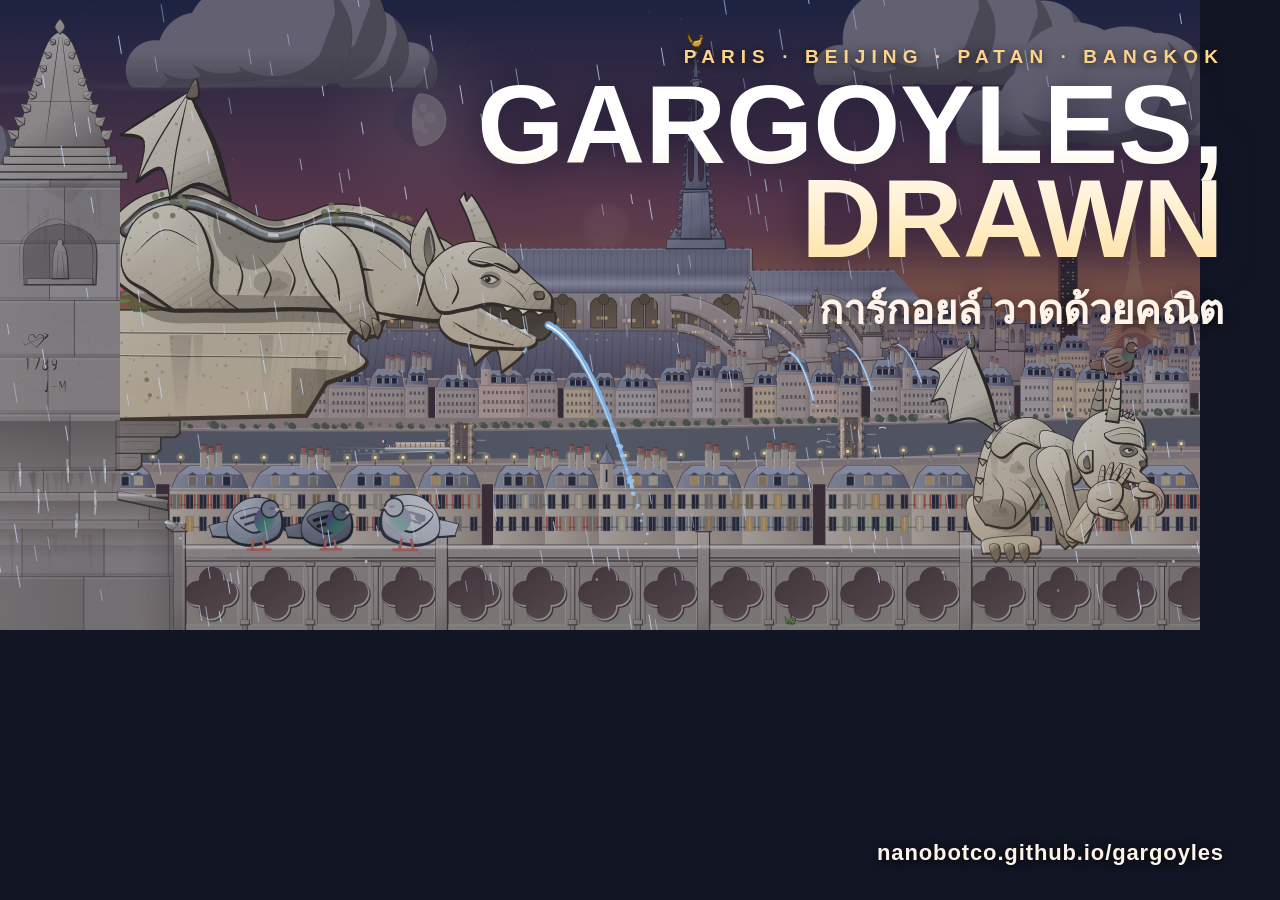
<file: docs/card.html>
<!doctype html><html lang="en"><head><meta charset="utf-8"><meta name="robots" content="noindex">
<!-- the share card: node tools/card.mjs renders this at 1200x630 into docs/card.jpg -->
<style>
html,body{margin:0;width:1200px;height:630px;overflow:hidden;background:#121624}
canvas{position:absolute;inset:0;width:1200px;height:630px}
.t{position:absolute;right:56px;top:46px;text-align:right;color:#fff;font-family:"Avenir Next Condensed","Arial Narrow Bold",Impact,sans-serif}
.k{font-weight:800;font-size:19px;letter-spacing:.32em;color:#ffd58a;text-transform:uppercase;text-shadow:0 1px 10px rgba(0,0,0,.7)}
h1{margin:10px 0 0;font-size:112px;line-height:.84;font-weight:800;text-transform:uppercase;background:linear-gradient(180deg,#fff 35%,#ffe3a8);-webkit-background-clip:text;color:transparent;filter:drop-shadow(0 3px 18px rgba(10,10,40,.6))}
.th{font:600 40px Thonburi,"Noto Sans Thai",sans-serif;color:#fff4ea;margin-top:12px;text-shadow:0 2px 14px rgba(0,0,0,.6)}
.u{position:absolute;right:56px;bottom:34px;font:700 22px "Avenir Next",sans-serif;color:#fff4ea;letter-spacing:.04em;text-shadow:0 1px 10px #000}
</style></head><body>
<canvas id="c" width="2400" height="1260"></canvas>
<div class="t"><div class="k">Paris · Beijing · Patan · Bangkok</div><h1>Gargoyles,<br>Drawn</h1><div class="th">การ์กอยล์ วาดด้วยคณิต</div></div>
<div class="u">nanobotco.github.io/gargoyles</div>
<script src="pen.js"></script><script src="beasts.js"></script><script src="beasts-east.js"></script><script src="scenes.js"></script><script src="hero.js"></script>
<script>
var c = document.getElementById("c").getContext("2d"); c.setTransform(2, 0, 0, 2, 0, 0);
GARG.HERO.draw(c, 1200, 630, { t: 5200, alt: -3.5, moon: 0.3, rain: 0.8, cloud: 0.5, wind: 0.2 });
document.body.setAttribute("data-done", "1");
</script></body></html>
</file>
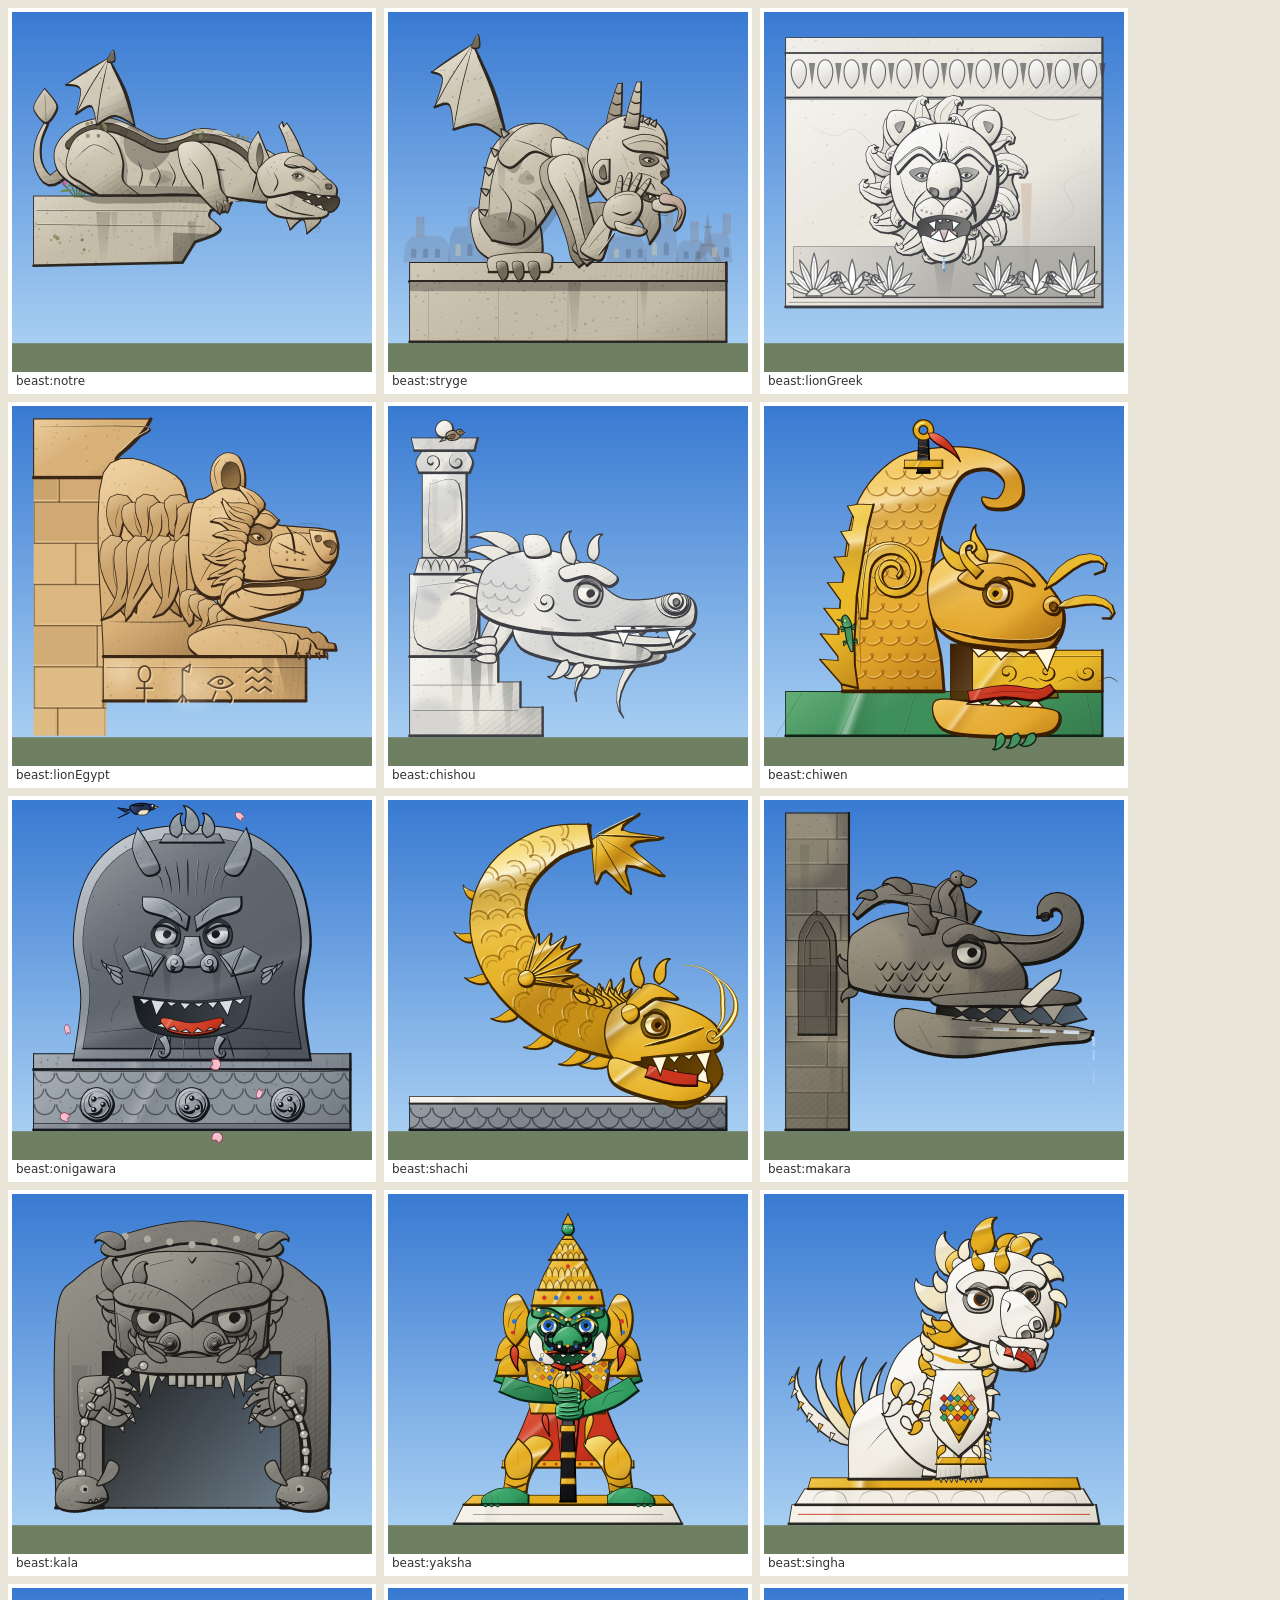
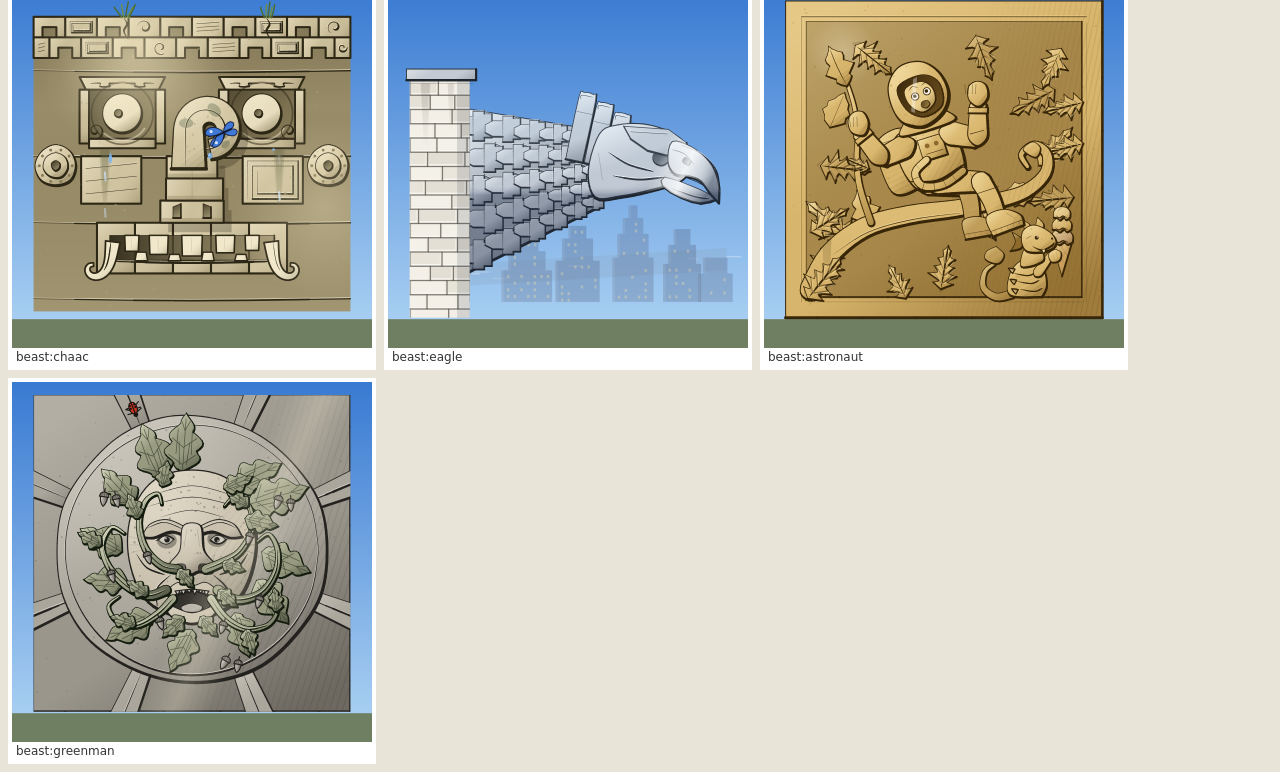
<file: docs/sheet.html>
<!doctype html><html><head><meta charset="utf-8"><title>sheet</title>
<meta name="robots" content="noindex">
<style>body{margin:0;background:#e9e4d8;font:12px system-ui}#g{display:flex;flex-wrap:wrap;gap:8px;padding:8px}figure{margin:0;background:#fff;padding:4px}figcaption{padding:2px 4px;color:#333}canvas{display:block}</style>
</head><body><div id="g"></div>
<script src="pen.js"></script><script src="beasts.js"></script><script src="beasts-east.js"></script><script src="scenes.js"></script><script src="hero.js"></script>
<script>
/* sheet.html?s=spec|spec&t=4200 — draws specs side by side for review; window.drawAt(t) redraws them all (films).
   beast:<id>[:variant][+rain][+poke=<ms>][+flip]   hero[:rain][@<hour>][+poke=<ms>][+who=notre|stryge|pigeon]   scene:<name>[:<arg>] */
(function () {
  var G = window.GARG, q = new URLSearchParams(location.search), t0 = +(q.get("t") || 4200);
  var specs = (q.get("s") || G.BEAST_ORDER.map(function (b) { return "beast:" + b; }).join("|")).split("|");
  var size = +(q.get("size") || 360), cells = [];
  specs.forEach(function (spec) {
    var opts = {}, parts = spec.split("+"), head = parts.shift();
    parts.forEach(function (p) { var kv = p.split("="); opts[kv[0]] = kv.length > 1 ? (isNaN(+kv[1]) ? kv[1] : +kv[1]) : true; });
    var hour = null; if (head.indexOf("@") > 0) { hour = +head.split("@")[1]; head = head.split("@")[0]; }
    var bits = head.split(":"), kind = bits[0], fig = document.createElement("figure"), cv = document.createElement("canvas"), cap = document.createElement("figcaption");
    cap.textContent = spec; fig.appendChild(cv); fig.appendChild(cap); document.getElementById("g").appendChild(fig);
    var W = size, H = size, sh = null;
    if (kind === "hero") { W = +(q.get("hw") || 1200); H = +(q.get("hh") || 680); }
    if (kind === "scene") { sh = G.SCENE[bits[1]]; if (sh) { W = sh.w || 720; H = sh.h || 420; } }
    cv.style.width = W + "px"; cv.style.height = H + "px";
    var dpr = 2; cv.width = W * dpr; cv.height = H * dpr; var c = cv.getContext("2d");
    var stt = { arg: bits[2], opts: opts };
    if (kind === "scene" && bits[1] === "map") { stt.arg = null; stt.pins = [{ id: "notre", lon: 2.35, lat: 48.85, rain: 1 }, { id: "chishou", lon: 116.4, lat: 39.9 }, { id: "makara", lon: 85.3, lat: 27.7 }, { id: "chaac", lon: -89.6, lat: 20.1 }, { id: "singha", lon: 98.98, lat: 18.79, rain: 1 }, { id: "eagle", lon: -73.98, lat: 40.75 }]; stt.sel = 1; }
    cells.push(function (t) {
      c.setTransform(dpr, 0, 0, dpr, 0, 0); c.clearRect(0, 0, W, H);
      if (kind === "beast") {
        var rain = opts.rain ? 1 : 0, sky = G.skyCols(30, rain), g = c.createLinearGradient(0, 0, 0, H); g.addColorStop(0, sky[0]); g.addColorStop(1, sky[1]);
        c.fillStyle = g; c.fillRect(0, 0, W, H); c.fillStyle = "#6f7f62"; c.fillRect(0, H * 0.92, W, H * 0.08);
        var pad = W * 0.06, m = G.beast(c, bits[1], pad, pad * 0.6, W - pad * 2, { t: t, poke: opts.poke != null ? opts.poke : (opts.pokeloop ? t % 2400 : -1), rain: rain, variant: bits[2], flip: !!opts.flip });
        if (m && rain) G.jet(c, m.x, m.y, m.dx * 0.32, m.dy * 0.32, 1, t, H * 0.93, { w: 7 * m.k * 2.2 });
        G.rain(c, W, H, t, rain, 0.1);
      } else if (kind === "hero") {
        var hr = hour == null ? 15 : hour;
        G.HERO.draw(c, W, H, { t: t, alt: 62 * Math.sin((hr - 6) / 12 * Math.PI) - 4, moon: 0.45, rain: bits[1] === "rain" ? 1 : 0, cloud: 0.35, poke: opts.poke != null ? opts.poke : -1, pokeWho: opts.who || "notre" });
      } else if (sh) {
        stt.t = t; sh.draw(c, W, H, stt);
      } else { c.fillText("no such spec: " + spec, 10, 20); }
    });
  });
  window.drawAt = function (t) { cells.forEach(function (f) { f(t); }); };
  function go() { window.drawAt(t0); document.body.setAttribute("data-done", "1"); }
  fetch("land.json").then(function (r) { return r.json(); }).then(function (l) { G.LAND = l; go(); }).catch(go);
})();
</script></body></html>
</file>
